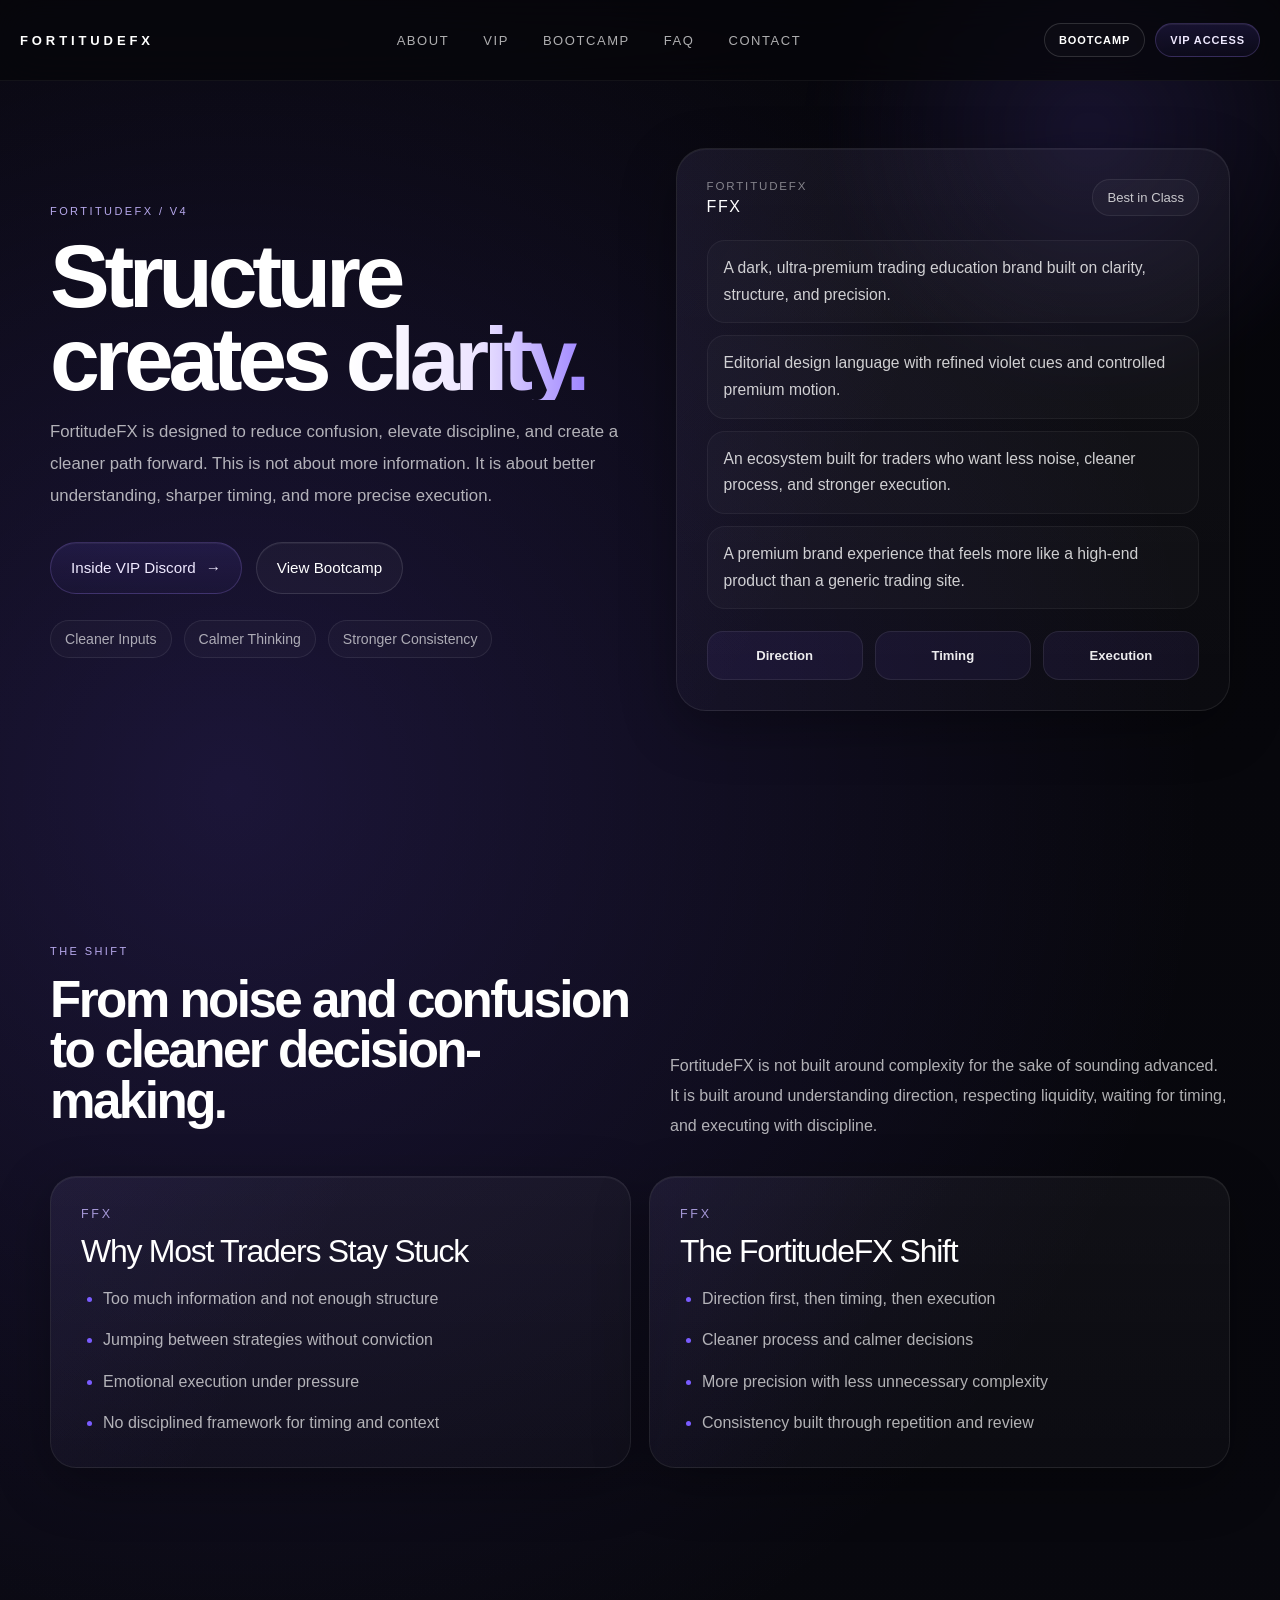
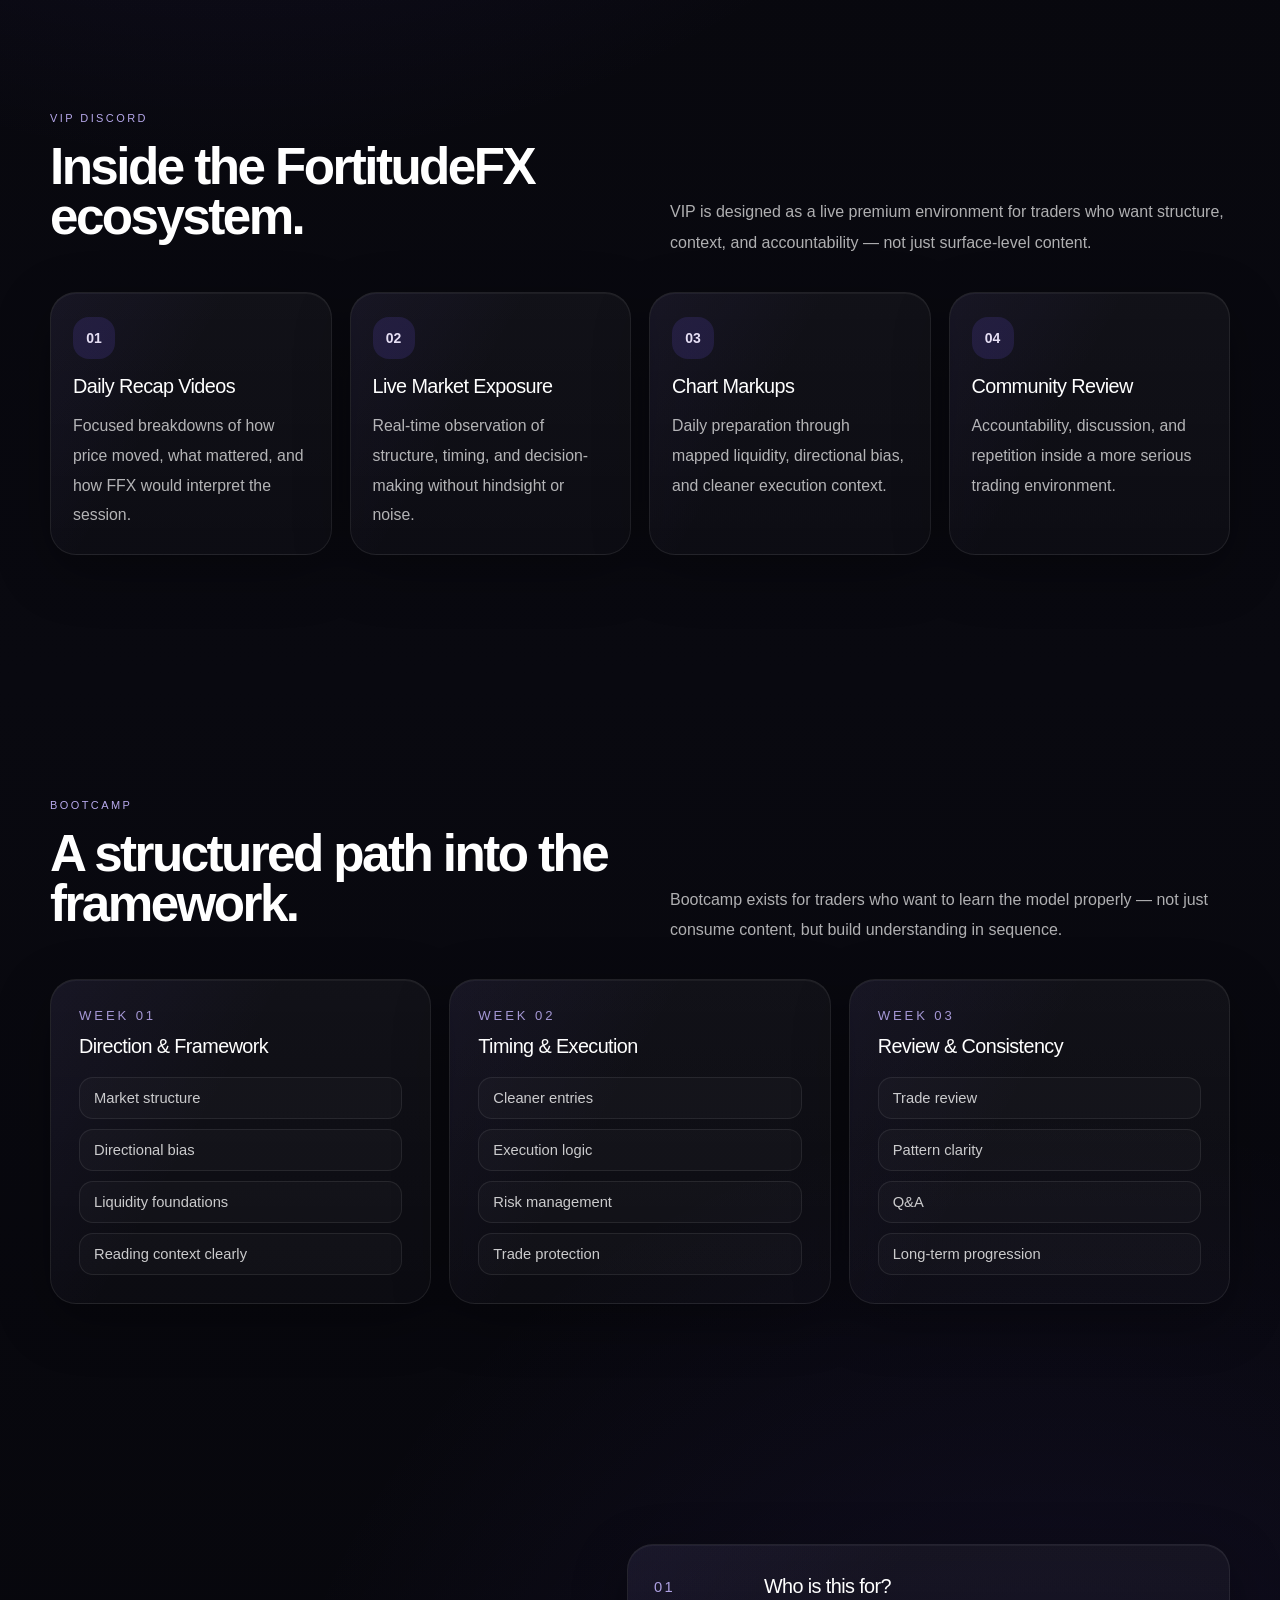
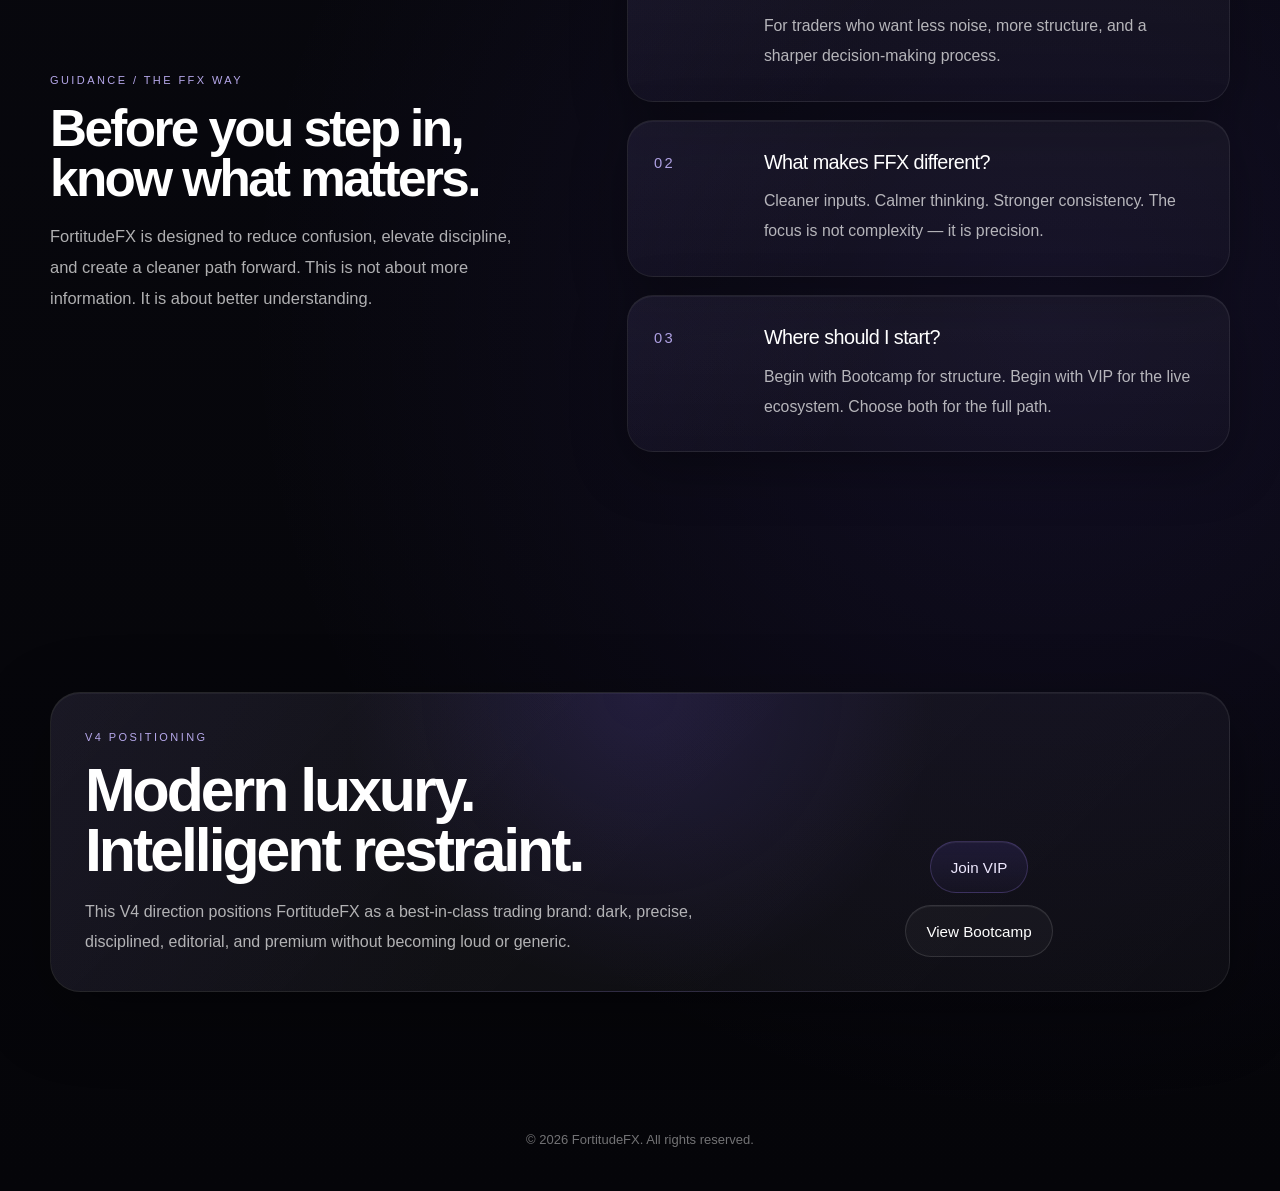
<file: Index.html>
<!DOCTYPE html>
<html lang="en">
<head>
  <meta charset="UTF-8" />
  <meta name="viewport" content="width=device-width, initial-scale=1.0" />
  <title>FortitudeFX | V4 Full Index Preview</title>
  <meta name="theme-color" content="#06060a" />
  <meta
    name="description"
    content="FortitudeFX is a premium trading education brand built around structure, clarity, and disciplined execution."
  />
  <link rel="stylesheet" href="styles.css" />
</head>
<body>

  <nav class="nav">
    <div class="nav-wrap">
      <div class="nav-brand">
        <a href="#top">FORTITUDEFX</a>
      </div>

      <div class="nav-center">
        <a href="#about">About</a>
        <a href="#vip">VIP</a>
        <a href="#bootcamp">Bootcamp</a>
        <a href="#faq">FAQ</a>
        <a href="#cta">Contact</a>
      </div>

      <div class="nav-cta">
        <a class="nav-btn nav-btn-secondary" href="#bootcamp">Bootcamp</a>
        <a class="nav-btn nav-btn-primary" href="#vip">VIP Access</a>
      </div>
    </div>
  </nav>

  <section class="section hero" id="top">
    <div class="hero-glow"></div>

    <div class="section-wrap hero-grid">
      <div>
        <span class="kicker">FORTITUDEFX / V4</span>

        <h1>
          Structure creates
          <span class="gradient">clarity.</span>
        </h1>

        <p class="hero-copy">
          FortitudeFX is designed to reduce confusion, elevate discipline, and create a cleaner path forward. This is not about more information. It is about better understanding, sharper timing, and more precise execution.
        </p>

        <div class="hero-actions">
          <a href="#vip" class="btn btn-primary">
            Inside VIP Discord
            <span aria-hidden="true">→</span>
          </a>

          <a href="#bootcamp" class="btn btn-secondary">
            View Bootcamp
          </a>
        </div>

        <div class="hero-tags">
          <span>Cleaner Inputs</span>
          <span>Calmer Thinking</span>
          <span>Stronger Consistency</span>
        </div>
      </div>

      <div class="hero-panel">
        <div class="panel-top">
          <div class="panel-brand">
            <small>FortitudeFX</small>
            <strong>FFX</strong>
          </div>

          <div class="panel-badge">Best in Class</div>
        </div>

        <div class="benefit-list">
          <div class="benefit-item">
            A dark, ultra-premium trading education brand built on clarity, structure, and precision.
          </div>

          <div class="benefit-item">
            Editorial design language with refined violet cues and controlled premium motion.
          </div>

          <div class="benefit-item">
            An ecosystem built for traders who want less noise, cleaner process, and stronger execution.
          </div>

          <div class="benefit-item">
            A premium brand experience that feels more like a high-end product than a generic trading site.
          </div>
        </div>

        <div class="mini-grid">
          <div class="mini-card">Direction</div>
          <div class="mini-card">Timing</div>
          <div class="mini-card">Execution</div>
        </div>
      </div>
    </div>
  </section>

  <div class="section-divider"></div>

  <section class="section" id="about">
    <div class="section-wrap">
      <div class="section-head">
        <div>
          <span class="kicker">The Shift</span>
          <h2>From noise and confusion to cleaner decision-making.</h2>
        </div>

        <p>
          FortitudeFX is not built around complexity for the sake of sounding advanced. It is built around understanding direction, respecting liquidity, waiting for timing, and executing with discipline.
        </p>
      </div>

      <div class="two-grid">
        <article class="glass-card">
          <div class="tiny">FFX</div>
          <h3>Why Most Traders Stay Stuck</h3>
          <ul>
            <li>Too much information and not enough structure</li>
            <li>Jumping between strategies without conviction</li>
            <li>Emotional execution under pressure</li>
            <li>No disciplined framework for timing and context</li>
          </ul>
        </article>

        <article class="glass-card">
          <div class="tiny">FFX</div>
          <h3>The FortitudeFX Shift</h3>
          <ul>
            <li>Direction first, then timing, then execution</li>
            <li>Cleaner process and calmer decisions</li>
            <li>More precision with less unnecessary complexity</li>
            <li>Consistency built through repetition and review</li>
          </ul>
        </article>
      </div>
    </div>
  </section>

  <div class="section-divider"></div>

  <section class="section" id="vip">
    <div class="section-wrap">
      <div class="section-head">
        <div>
          <span class="kicker">VIP Discord</span>
          <h2>Inside the FortitudeFX ecosystem.</h2>
        </div>

        <p>
          VIP is designed as a live premium environment for traders who want structure, context, and accountability — not just surface-level content.
        </p>
      </div>

      <div class="vip-grid">
        <article class="vip-card">
          <div class="vip-number">01</div>
          <h3>Daily Recap Videos</h3>
          <p>
            Focused breakdowns of how price moved, what mattered, and how FFX would interpret the session.
          </p>
        </article>

        <article class="vip-card">
          <div class="vip-number">02</div>
          <h3>Live Market Exposure</h3>
          <p>
            Real-time observation of structure, timing, and decision-making without hindsight or noise.
          </p>
        </article>

        <article class="vip-card">
          <div class="vip-number">03</div>
          <h3>Chart Markups</h3>
          <p>
            Daily preparation through mapped liquidity, directional bias, and cleaner execution context.
          </p>
        </article>

        <article class="vip-card">
          <div class="vip-number">04</div>
          <h3>Community Review</h3>
          <p>
            Accountability, discussion, and repetition inside a more serious trading environment.
          </p>
        </article>
      </div>
    </div>
  </section>

  <div class="section-divider"></div>

  <section class="section" id="bootcamp">
    <div class="section-wrap">
      <div class="section-head">
        <div>
          <span class="kicker">Bootcamp</span>
          <h2>A structured path into the framework.</h2>
        </div>

        <p>
          Bootcamp exists for traders who want to learn the model properly — not just consume content, but build understanding in sequence.
        </p>
      </div>

      <div class="bootcamp-grid">
        <article class="week-card">
          <div class="week">Week 01</div>
          <h3>Direction &amp; Framework</h3>
          <div class="week-list">
            <div>Market structure</div>
            <div>Directional bias</div>
            <div>Liquidity foundations</div>
            <div>Reading context clearly</div>
          </div>
        </article>

        <article class="week-card">
          <div class="week">Week 02</div>
          <h3>Timing &amp; Execution</h3>
          <div class="week-list">
            <div>Cleaner entries</div>
            <div>Execution logic</div>
            <div>Risk management</div>
            <div>Trade protection</div>
          </div>
        </article>

        <article class="week-card">
          <div class="week">Week 03</div>
          <h3>Review &amp; Consistency</h3>
          <div class="week-list">
            <div>Trade review</div>
            <div>Pattern clarity</div>
            <div>Q&amp;A</div>
            <div>Long-term progression</div>
          </div>
        </article>
      </div>
    </div>
  </section>

  <div class="section-divider"></div>

  <section class="section" id="faq">
    <div class="section-wrap split-section">
      <div class="sticky-left">
        <span class="kicker">GUIDANCE / THE FFX WAY</span>
        <h2>Before you step in, know what matters.</h2>
        <p>
          FortitudeFX is designed to reduce confusion, elevate discipline, and create a cleaner path forward. This is not about more information. It is about better understanding.
        </p>
      </div>

      <div class="faq-cards">
        <article class="faq-card">
          <div class="faq-num">01</div>
          <div>
            <h3>Who is this for?</h3>
            <p>
              For traders who want less noise, more structure, and a sharper decision-making process.
            </p>
          </div>
        </article>

        <article class="faq-card">
          <div class="faq-num">02</div>
          <div>
            <h3>What makes FFX different?</h3>
            <p>
              Cleaner inputs. Calmer thinking. Stronger consistency. The focus is not complexity — it is precision.
            </p>
          </div>
        </article>

        <article class="faq-card">
          <div class="faq-num">03</div>
          <div>
            <h3>Where should I start?</h3>
            <p>
              Begin with Bootcamp for structure. Begin with VIP for the live ecosystem. Choose both for the full path.
            </p>
          </div>
        </article>
      </div>
    </div>
  </section>

  <div class="section-divider"></div>

  <section class="section section-last" id="cta">
    <div class="section-wrap">
      <div class="cta-shell">
        <div class="cta-grid">
          <div>
            <span class="kicker">V4 Positioning</span>
            <h2>Modern luxury. Intelligent restraint.</h2>
            <p>
              This V4 direction positions FortitudeFX as a best-in-class trading brand: dark, precise, disciplined, editorial, and premium without becoming loud or generic.
            </p>
          </div>

          <div class="cta-actions">
            <a class="btn btn-primary" href="#vip">Join VIP</a>
            <a class="btn btn-secondary" href="#bootcamp">View Bootcamp</a>
          </div>
        </div>
      </div>
    </div>
  </section>

  <footer>
    © 2026 FortitudeFX. All rights reserved.
  </footer>

</body>
</html>
</file>
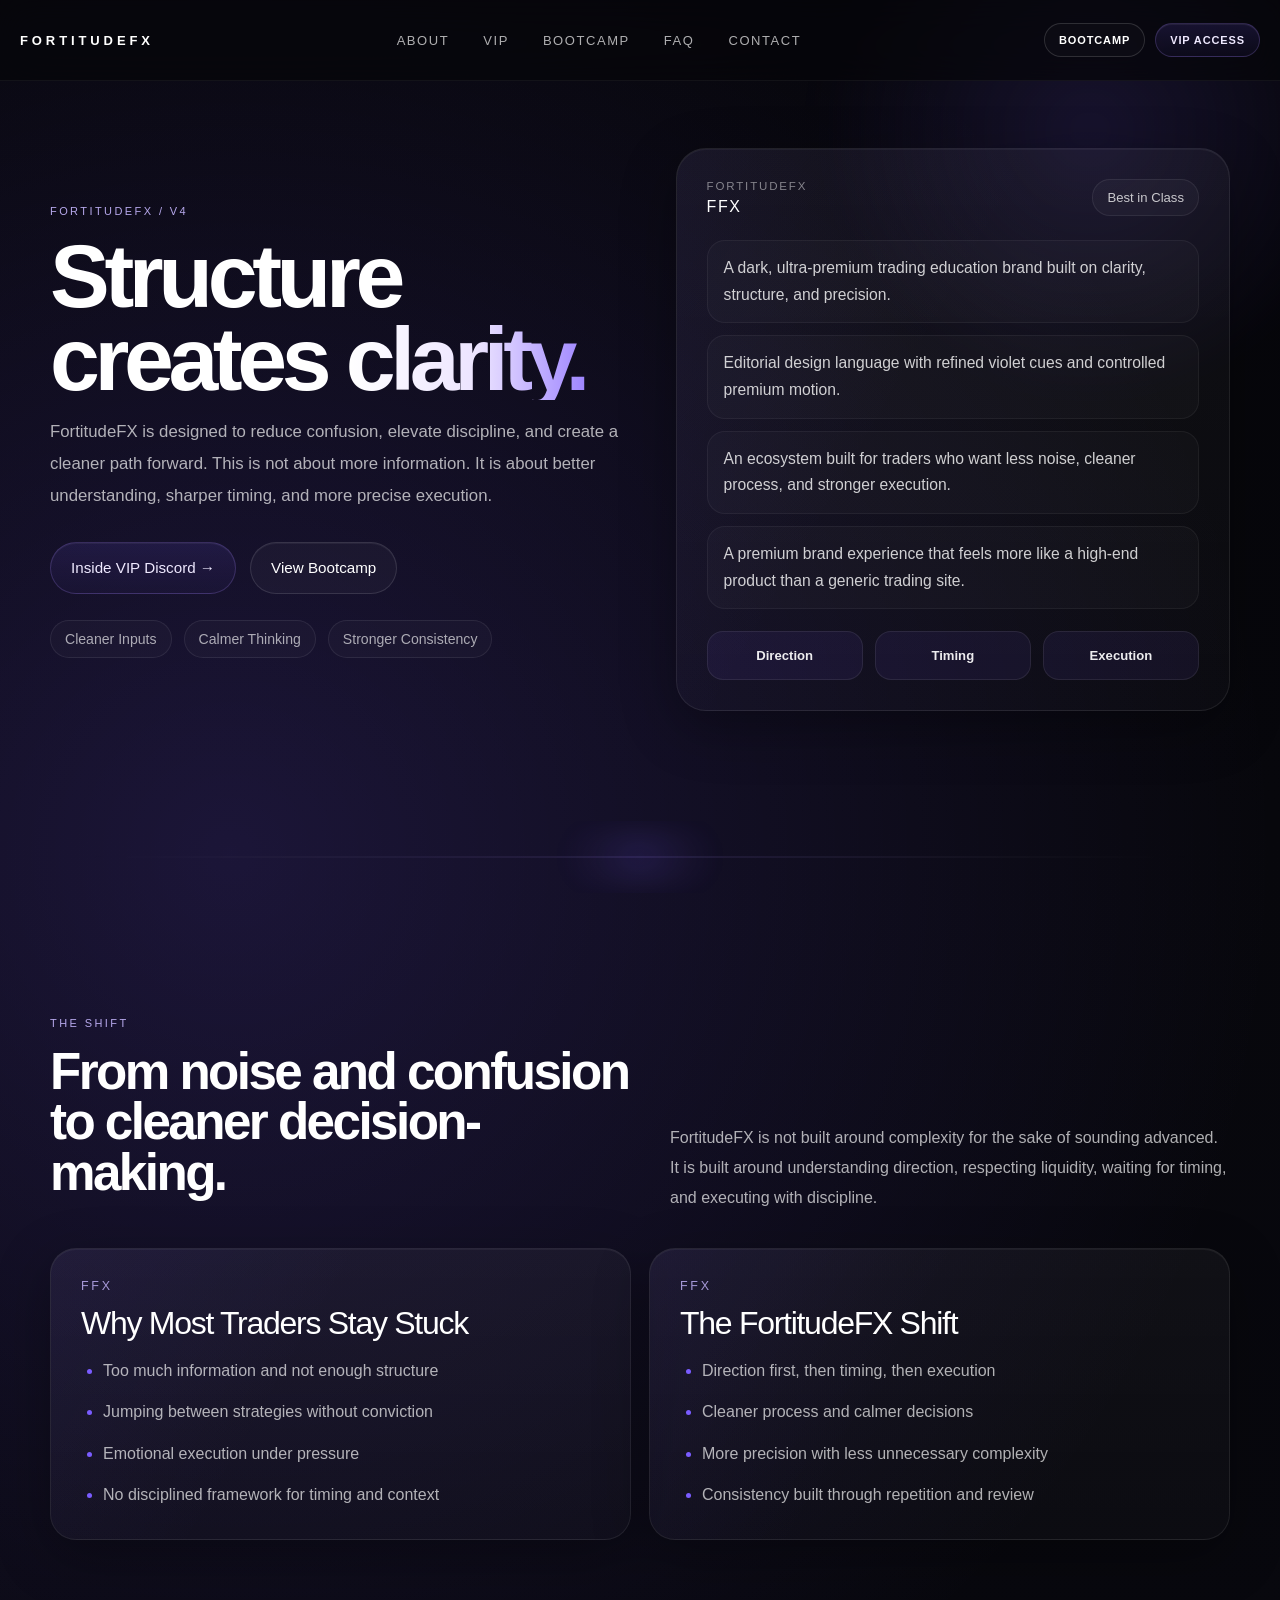
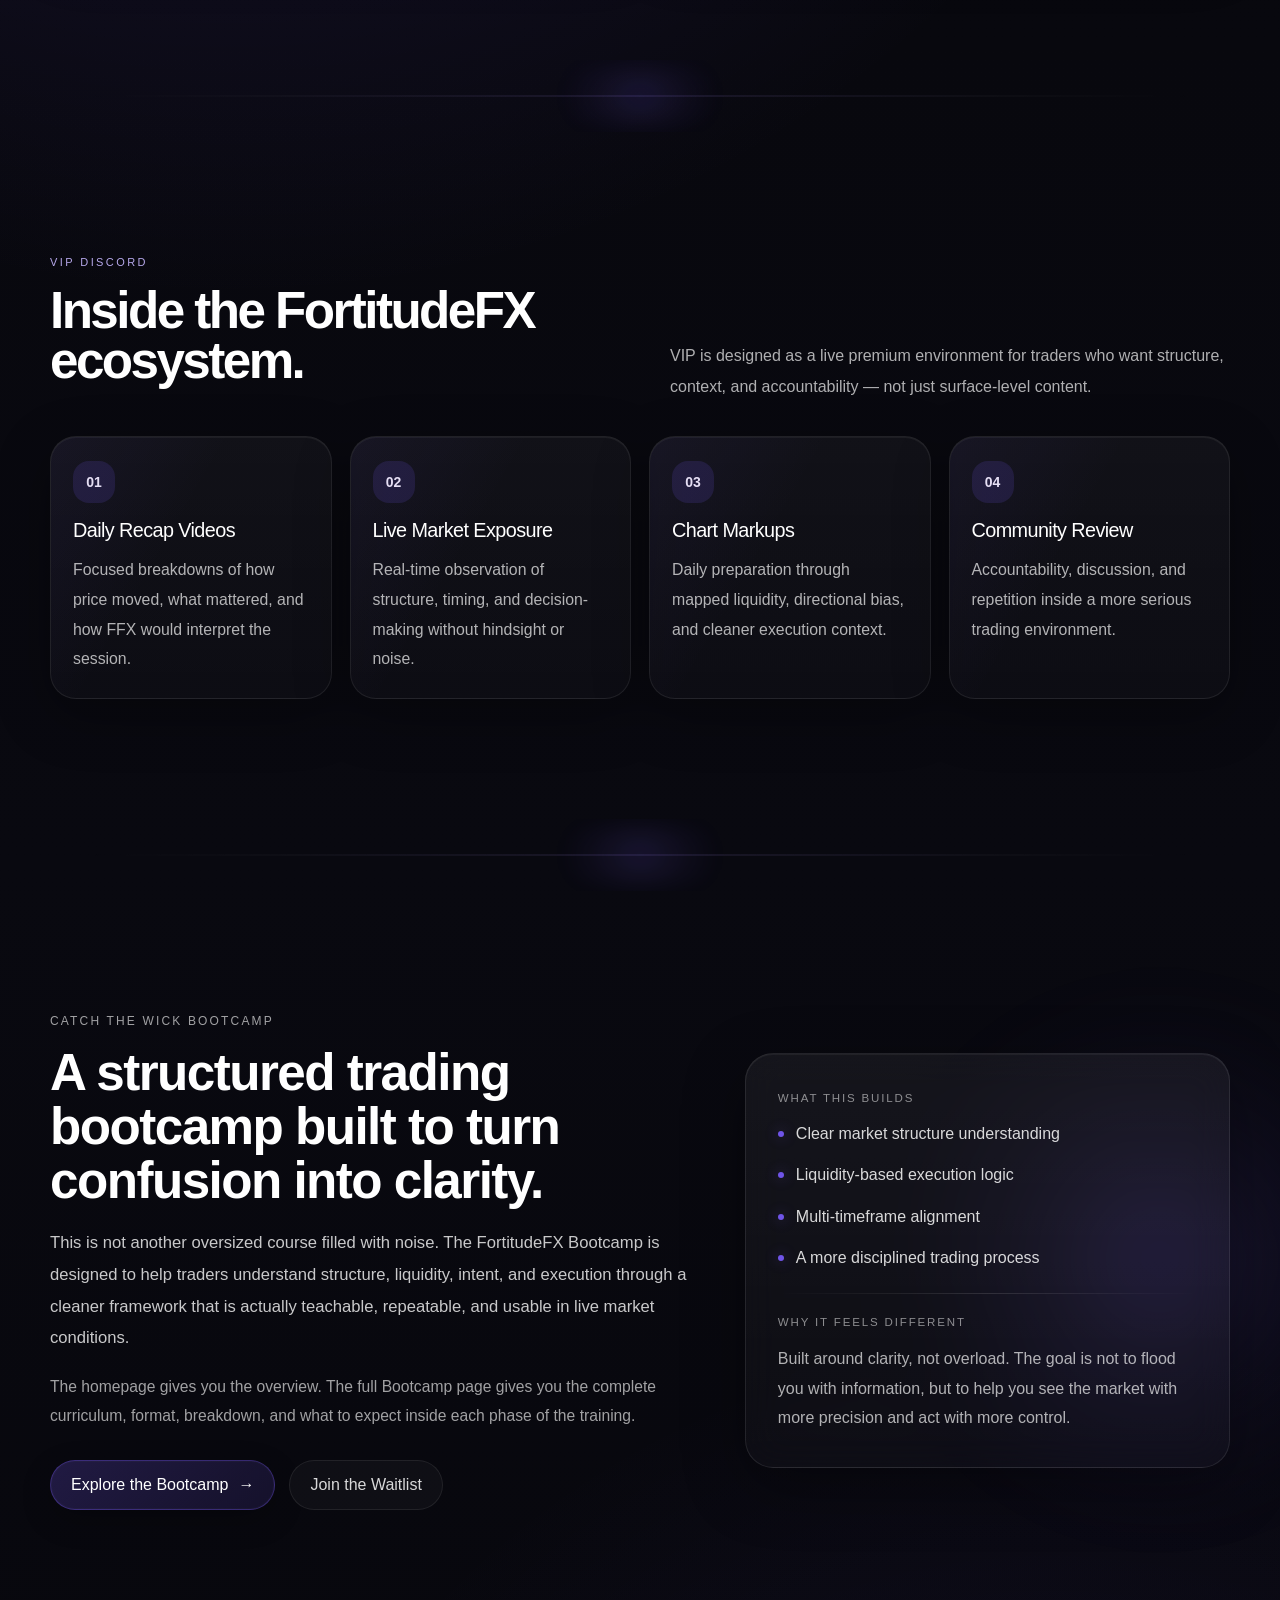
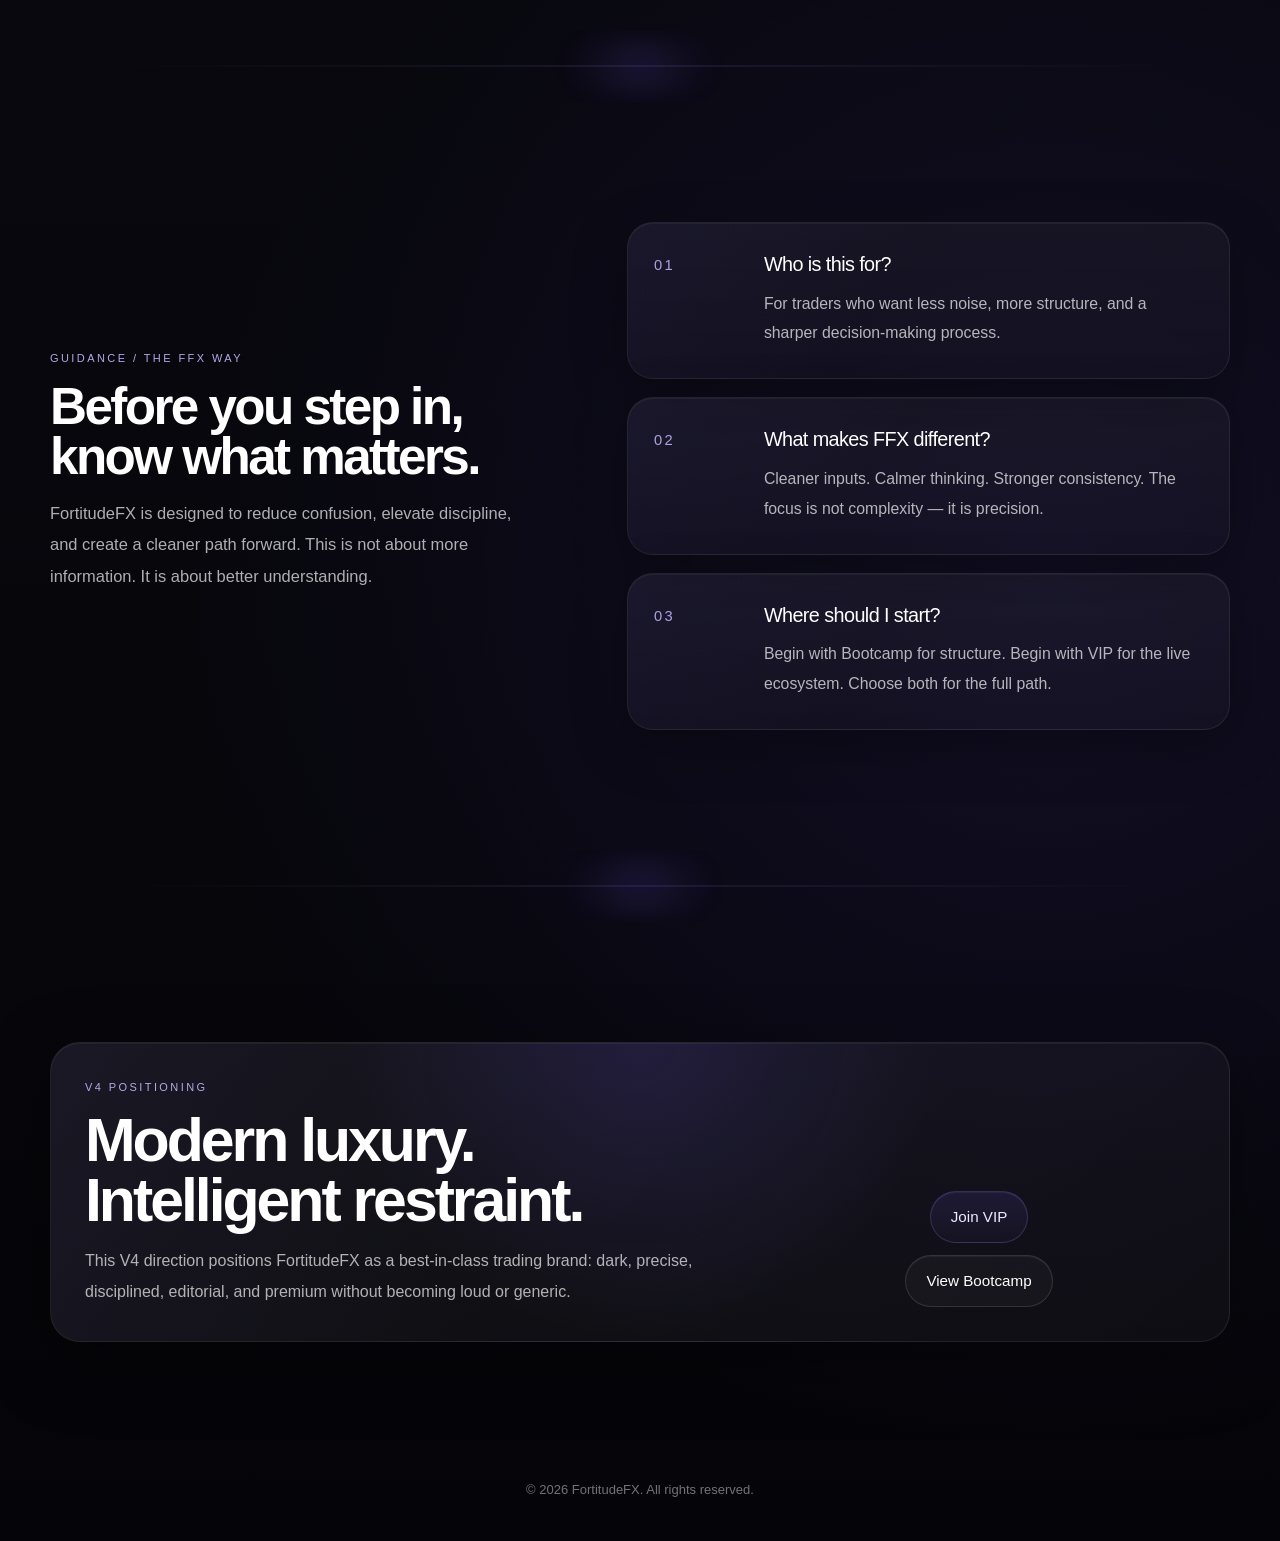
<file: index.html>
<!DOCTYPE html>
<html lang="en">
<head>
  <meta charset="UTF-8" />
  <meta name="viewport" content="width=device-width, initial-scale=1.0" />
  <title>FortitudeFX | V4 Full Index Preview</title>
  <meta name="theme-color" content="#06060a" />
  <link rel="stylesheet" href="styles.css" />
</head>
<body>

  <nav class="nav">
    <div class="nav-wrap">
      <div class="nav-brand">
        <a href="#top">FORTITUDEFX</a>
      </div>

      <div class="nav-center">
        <a href="#about">About</a>
        <a href="#vip">VIP</a>
        <a href="#bootcamp">Bootcamp</a>
        <a href="#faq">FAQ</a>
        <a href="#cta">Contact</a>
      </div>

      <div class="nav-cta">
        <a class="nav-btn nav-btn-secondary" href="#bootcamp">Bootcamp</a>
        <a class="nav-btn nav-btn-primary" href="#vip">VIP Access</a>
      </div>
    </div>
  </nav>

  <!-- HERO -->
  <section class="section hero" id="top">
    <div class="hero-glow"></div>
    <div class="section-wrap hero-grid">
      <div>
        <span class="kicker">FORTITUDEFX / V4</span>
        <h1>Structure creates <span class="gradient">clarity.</span></h1>
        <p class="hero-copy">
          FortitudeFX is designed to reduce confusion, elevate discipline, and create a cleaner path forward. This is not about more information. It is about better understanding, sharper timing, and more precise execution.
        </p>

        <div class="hero-actions">
          <a href="#vip" class="btn btn-primary">Inside VIP Discord →</a>
          <a href="#bootcamp" class="btn btn-secondary">View Bootcamp</a>
        </div>

        <div class="hero-tags">
          <span>Cleaner Inputs</span>
          <span>Calmer Thinking</span>
          <span>Stronger Consistency</span>
        </div>
      </div>

      <div class="hero-panel">
        <div class="panel-top">
          <div class="panel-brand">
            <small>FortitudeFX</small>
            <strong>FFX</strong>
          </div>
          <div class="panel-badge">Best in Class</div>
        </div>

        <div class="benefit-list">
          <div class="benefit-item">A dark, ultra-premium trading education brand built on clarity, structure, and precision.</div>
          <div class="benefit-item">Editorial design language with refined violet cues and controlled premium motion.</div>
          <div class="benefit-item">An ecosystem built for traders who want less noise, cleaner process, and stronger execution.</div>
          <div class="benefit-item">A premium brand experience that feels more like a high-end product than a generic trading site.</div>
        </div>

        <div class="mini-grid">
          <div class="mini-card">Direction</div>
          <div class="mini-card">Timing</div>
          <div class="mini-card">Execution</div>
        </div>
      </div>
    </div>
  </section>

  <div class="section-break"></div>

  <!-- ABOUT -->
  <section class="section" id="about">
    <div class="section-wrap">
      <div class="section-head">
        <div>
          <span class="kicker">The Shift</span>
          <h2>From noise and confusion to cleaner decision-making.</h2>
        </div>
        <p>
          FortitudeFX is not built around complexity for the sake of sounding advanced. It is built around understanding direction, respecting liquidity, waiting for timing, and executing with discipline.
        </p>
      </div>

      <div class="two-grid">
        <article class="glass-card">
          <div class="tiny">FFX</div>
          <h3>Why Most Traders Stay Stuck</h3>
          <ul>
            <li>Too much information and not enough structure</li>
            <li>Jumping between strategies without conviction</li>
            <li>Emotional execution under pressure</li>
            <li>No disciplined framework for timing and context</li>
          </ul>
        </article>

        <article class="glass-card">
          <div class="tiny">FFX</div>
          <h3>The FortitudeFX Shift</h3>
          <ul>
            <li>Direction first, then timing, then execution</li>
            <li>Cleaner process and calmer decisions</li>
            <li>More precision with less unnecessary complexity</li>
            <li>Consistency built through repetition and review</li>
          </ul>
        </article>
      </div>
    </div>
  </section>

  <div class="section-break"></div>

  <!-- VIP -->
  <section class="section soft-strip" id="vip">
    <div class="section-wrap">
      <div class="section-head">
        <div>
          <span class="kicker">VIP Discord</span>
          <h2>Inside the FortitudeFX ecosystem.</h2>
        </div>
        <p>
          VIP is designed as a live premium environment for traders who want structure, context, and accountability — not just surface-level content.
        </p>
      </div>

      <div class="vip-grid">
        <article class="vip-card">
          <div class="vip-number">01</div>
          <h3>Daily Recap Videos</h3>
          <p>Focused breakdowns of how price moved, what mattered, and how FFX would interpret the session.</p>
        </article>

        <article class="vip-card">
          <div class="vip-number">02</div>
          <h3>Live Market Exposure</h3>
          <p>Real-time observation of structure, timing, and decision-making without hindsight or noise.</p>
        </article>

        <article class="vip-card">
          <div class="vip-number">03</div>
          <h3>Chart Markups</h3>
          <p>Daily preparation through mapped liquidity, directional bias, and cleaner execution context.</p>
        </article>

        <article class="vip-card">
          <div class="vip-number">04</div>
          <h3>Community Review</h3>
          <p>Accountability, discussion, and repetition inside a more serious trading environment.</p>
        </article>
      </div>
    </div>
  </section>

  <div class="section-break"></div>

  <!-- BOOTCAMP -->
  <section class="section bootcamp-teaser" id="bootcamp">
    <div class="bootcamp-teaser-glow"></div>

    <div class="section-wrap bootcamp-teaser-wrap">
      <div class="bootcamp-teaser-left">
        <span class="bootcamp-teaser-kicker">CATCH THE WICK BOOTCAMP</span>
        <h2>
          A structured trading bootcamp built to turn confusion into clarity.
        </h2>
        <p class="bootcamp-teaser-lead">
          This is not another oversized course filled with noise. The FortitudeFX
          Bootcamp is designed to help traders understand structure, liquidity,
          intent, and execution through a cleaner framework that is actually
          teachable, repeatable, and usable in live market conditions.
        </p>

        <p class="bootcamp-teaser-copy">
          The homepage gives you the overview. The full Bootcamp page gives you
          the complete curriculum, format, breakdown, and what to expect inside
          each phase of the training.
        </p>

        <div class="bootcamp-teaser-actions">
          <a href="bootcamp.html" class="bootcamp-teaser-primary">
            Explore the Bootcamp
            <span aria-hidden="true">→</span>
          </a>

          <a href="waitlist.html" class="bootcamp-teaser-secondary">
            Join the Waitlist
          </a>
        </div>
      </div>

      <div class="bootcamp-teaser-right">
        <div class="bootcamp-teaser-card">
          <span class="bootcamp-card-label">WHAT THIS BUILDS</span>

          <ul class="bootcamp-card-points">
            <li>Clear market structure understanding</li>
            <li>Liquidity-based execution logic</li>
            <li>Multi-timeframe alignment</li>
            <li>A more disciplined trading process</li>
          </ul>

          <div class="bootcamp-card-divider"></div>

          <span class="bootcamp-card-label">WHY IT FEELS DIFFERENT</span>
          <p class="bootcamp-card-note">
            Built around clarity, not overload. The goal is not to flood you with
            information, but to help you see the market with more precision and
            act with more control.
          </p>
        </div>
      </div>
    </div>
  </section>

  <div class="section-break"></div>

  <!-- FAQ -->
  <section class="section" id="faq">
    <div class="section-wrap split-section">
      <div class="sticky-left">
        <span class="kicker">GUIDANCE / THE FFX WAY</span>
        <h2>Before you step in, know what matters.</h2>
        <p>
          FortitudeFX is designed to reduce confusion, elevate discipline, and create a cleaner path forward. This is not about more information. It is about better understanding.
        </p>
      </div>

      <div class="faq-cards">
        <article class="faq-card">
          <div class="faq-num">01</div>
          <div>
            <h3>Who is this for?</h3>
            <p>For traders who want less noise, more structure, and a sharper decision-making process.</p>
          </div>
        </article>

        <article class="faq-card">
          <div class="faq-num">02</div>
          <div>
            <h3>What makes FFX different?</h3>
            <p>Cleaner inputs. Calmer thinking. Stronger consistency. The focus is not complexity — it is precision.</p>
          </div>
        </article>

        <article class="faq-card">
          <div class="faq-num">03</div>
          <div>
            <h3>Where should I start?</h3>
            <p>Begin with Bootcamp for structure. Begin with VIP for the live ecosystem. Choose both for the full path.</p>
          </div>
        </article>
      </div>
    </div>
  </section>

  <div class="section-break"></div>

  <!-- CTA -->
  <section class="section section-last" id="cta">
    <div class="section-wrap">
      <div class="cta-shell">
        <div class="cta-grid">
          <div>
            <span class="kicker">V4 Positioning</span>
            <h2>Modern luxury. Intelligent restraint.</h2>
            <p>
              This V4 direction positions FortitudeFX as a best-in-class trading brand: dark, precise, disciplined, editorial, and premium without becoming loud or generic.
            </p>
          </div>

          <div class="cta-actions">
            <a class="btn btn-primary" href="#vip">Join VIP</a>
            <a class="btn btn-secondary" href="#bootcamp">View Bootcamp</a>
          </div>
        </div>
      </div>
    </div>
  </section>

  <footer>
    © 2026 FortitudeFX. All rights reserved.
  </footer>

</body>
</html>
</file>
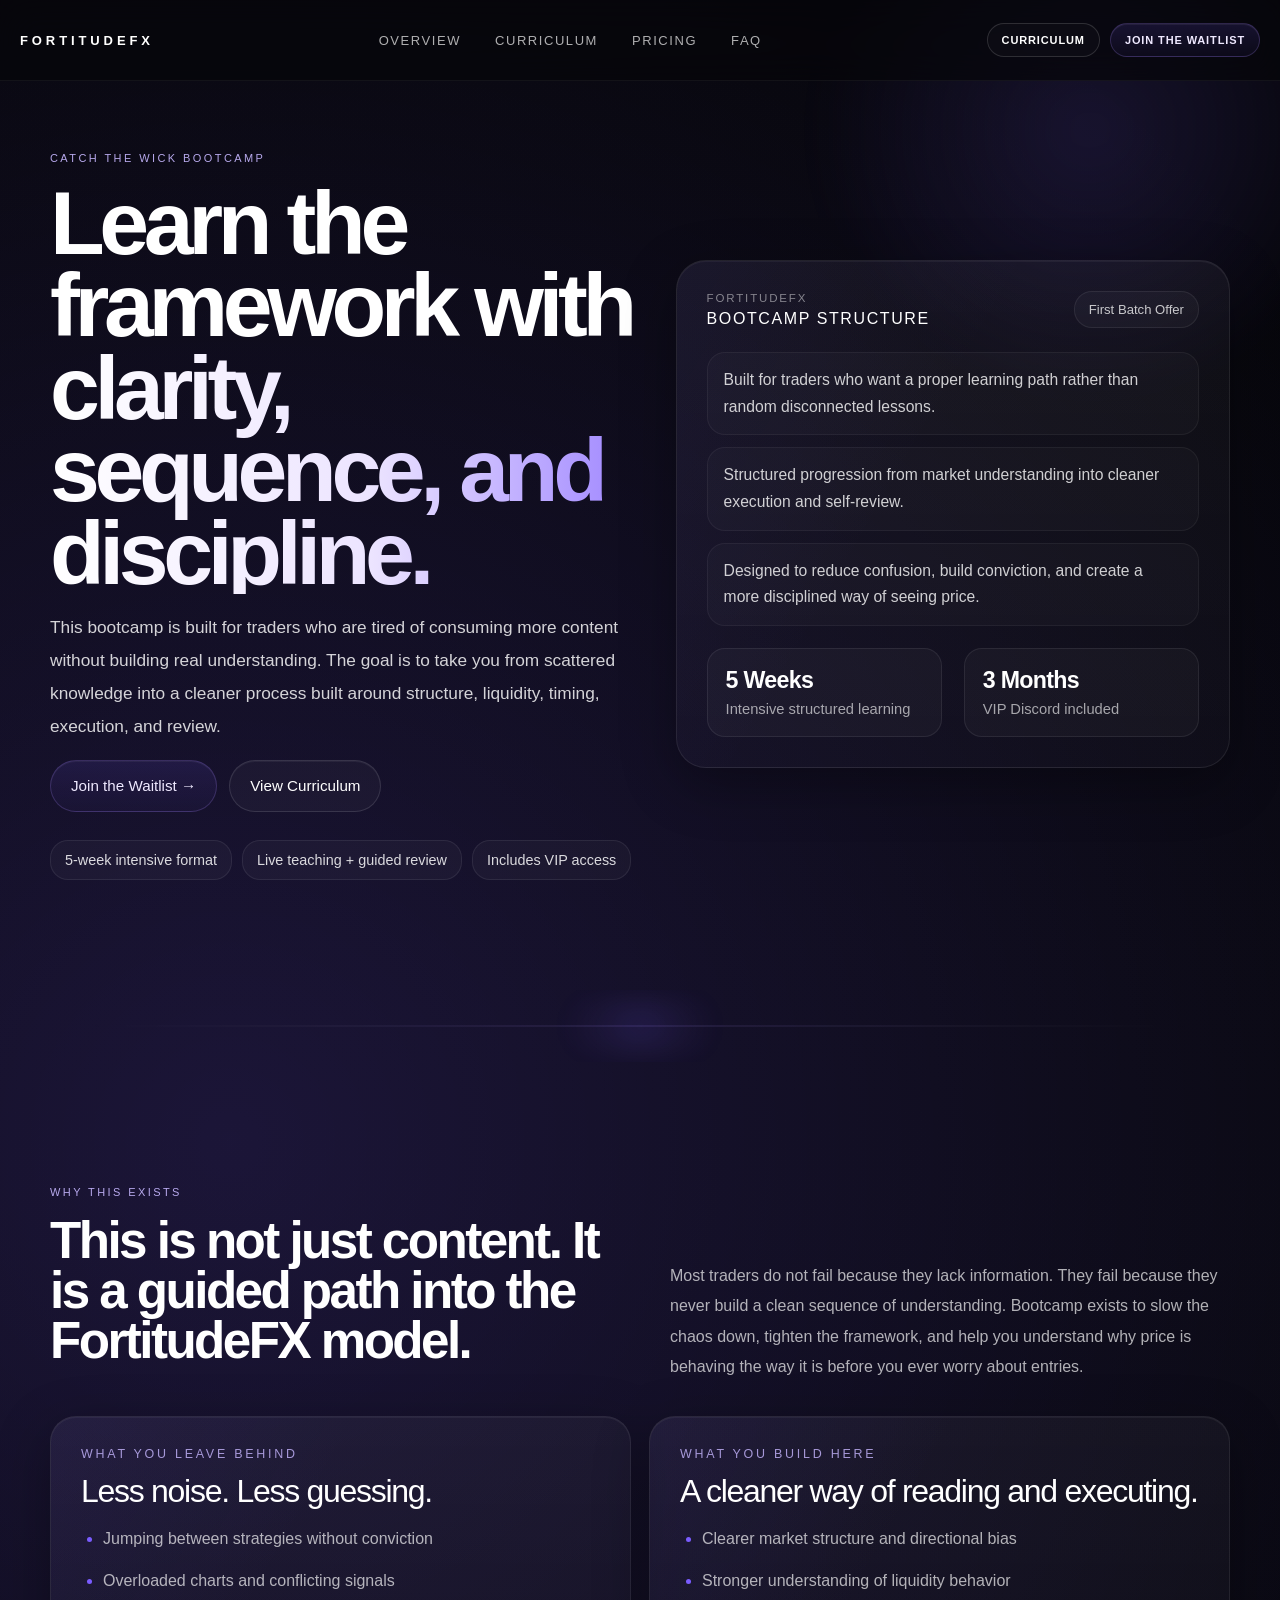
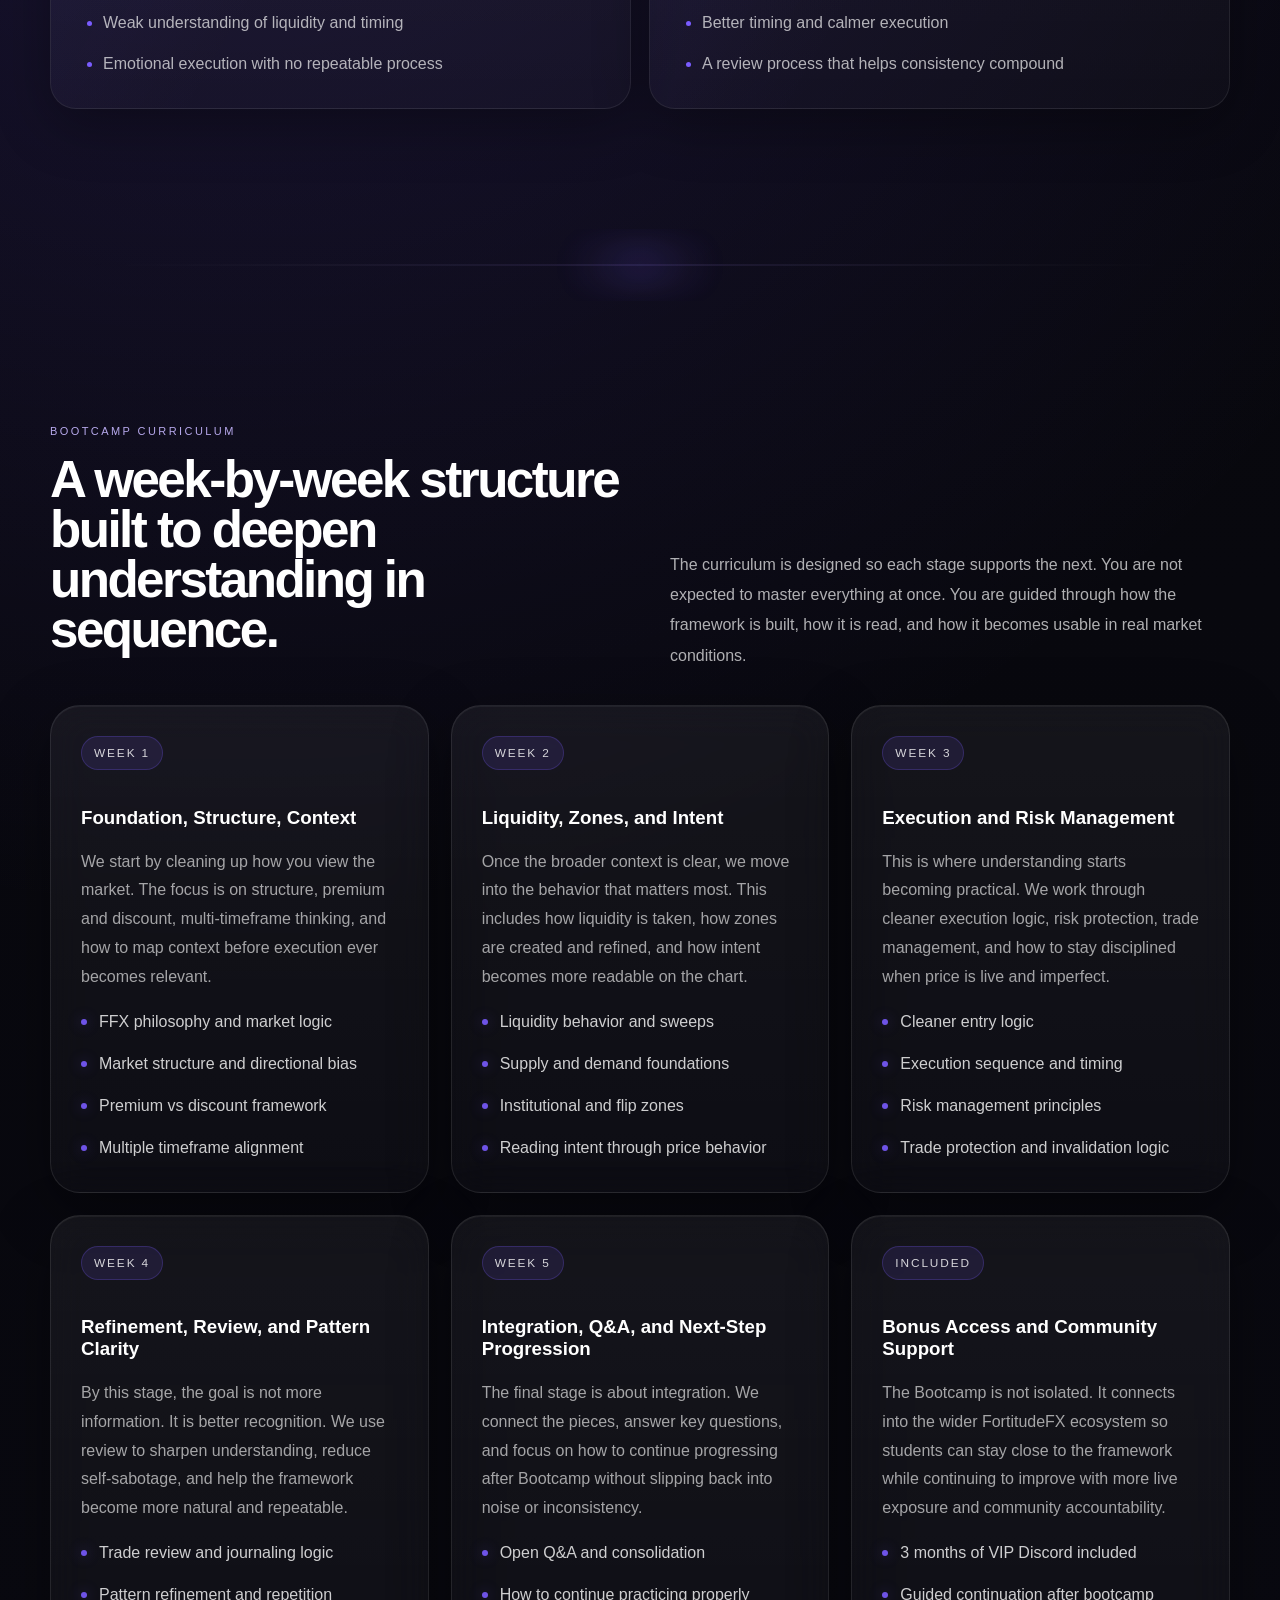
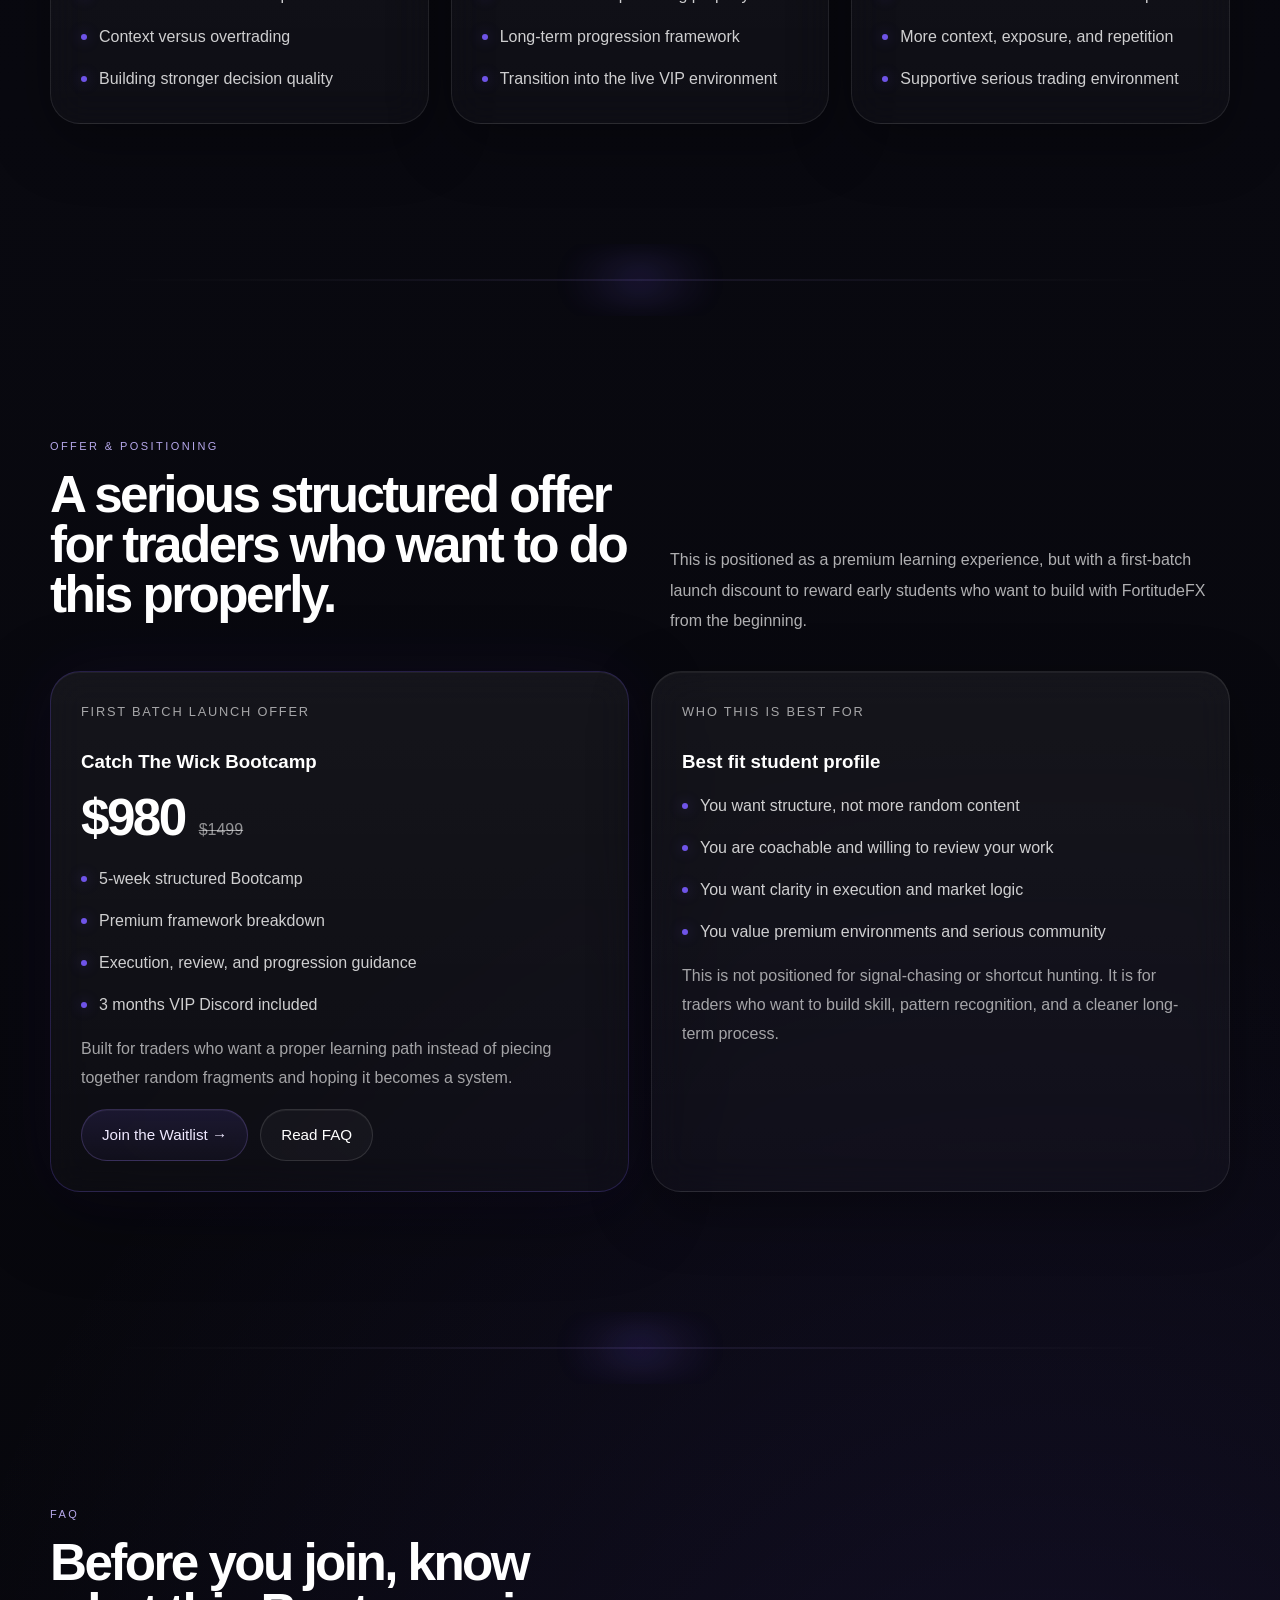
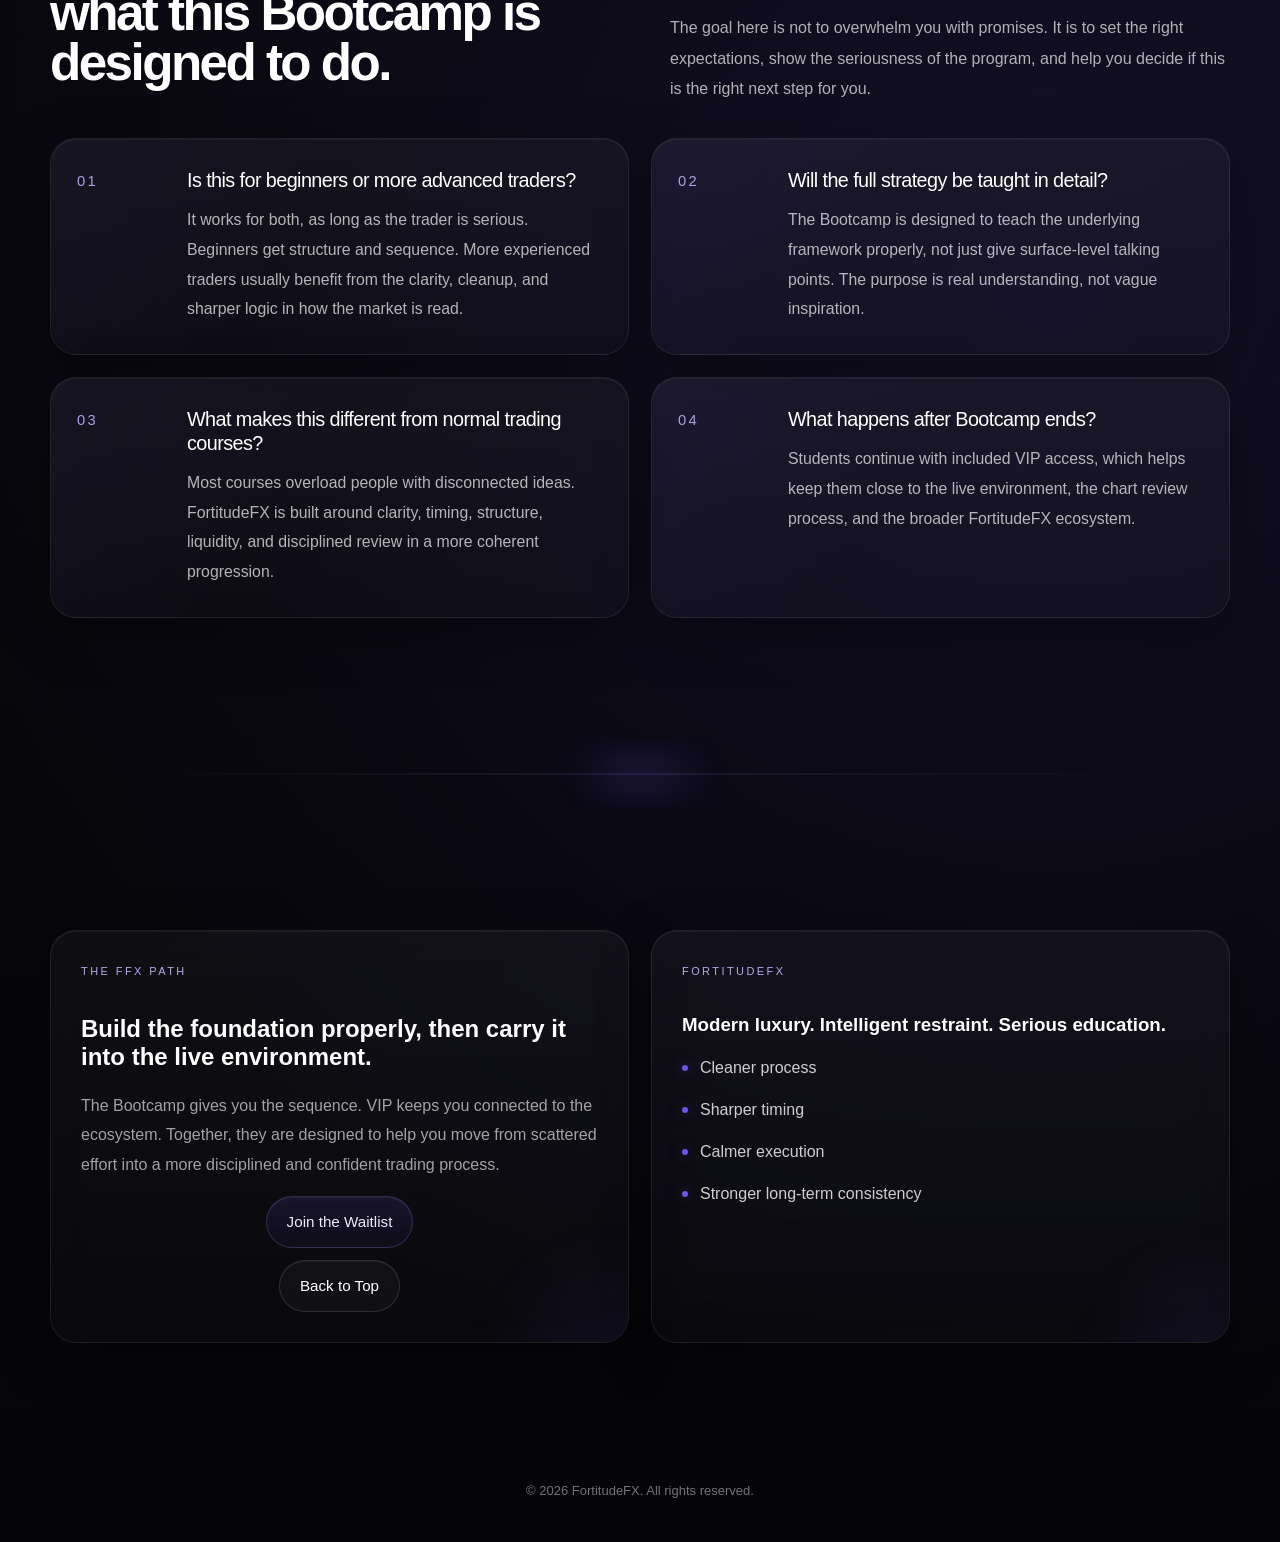
<file: bootcampv1.html>
<!DOCTYPE html>
<html lang="en">
<head>
  <meta charset="UTF-8" />
  <meta name="viewport" content="width=device-width, initial-scale=1.0" />
  <title>FortitudeFX | Catch The Wick Bootcamp</title>
  <meta
    name="description"
    content="A premium FortitudeFX bootcamp designed to build clarity in structure, liquidity, timing, execution, and disciplined review."
  />
  <meta name="theme-color" content="#06060a" />
  <link rel="stylesheet" href="styles.css" />
</head>
<body>

  <nav class="nav">
    <div class="nav-wrap">
      <div class="nav-brand">
        <a href="#top">FORTITUDEFX</a>
      </div>

      <div class="nav-center">
        <a href="#overview">Overview</a>
        <a href="#curriculum">Curriculum</a>
        <a href="#pricing">Pricing</a>
        <a href="#faq">FAQ</a>
      </div>

      <div class="nav-cta">
        <a class="nav-btn nav-btn-secondary" href="#curriculum">Curriculum</a>
        <a class="nav-btn nav-btn-primary" href="#pricing">Join the Waitlist</a>
      </div>
    </div>
  </nav>

  <section class="section hero" id="top">
    <div class="hero-glow"></div>
    <div class="section-wrap hero-grid">
      <div>
        <span class="kicker">CATCH THE WICK BOOTCAMP</span>
        <h1>Learn the framework with <span class="gradient">clarity, sequence, and discipline.</span></h1>
        <p class="lead">
          This bootcamp is built for traders who are tired of consuming more content without building real understanding. The goal is to take you from scattered knowledge into a cleaner process built around structure, liquidity, timing, execution, and review.
        </p>

        <div class="bootcamp-hero-actions">
          <a href="#pricing" class="btn btn-primary">Join the Waitlist →</a>
          <a href="#curriculum" class="btn btn-secondary">View Curriculum</a>
        </div>

        <div class="chip-row">
          <span class="bootcamp-chip">5-week intensive format</span>
          <span class="bootcamp-chip">Live teaching + guided review</span>
          <span class="bootcamp-chip">Includes VIP access</span>
        </div>
      </div>

      <div class="hero-panel">
        <div class="panel-top">
          <div class="panel-brand">
            <small>FortitudeFX</small>
            <strong>Bootcamp Structure</strong>
          </div>
          <div class="panel-badge">First Batch Offer</div>
        </div>

        <div class="benefit-list">
          <div class="benefit-item">Built for traders who want a proper learning path rather than random disconnected lessons.</div>
          <div class="benefit-item">Structured progression from market understanding into cleaner execution and self-review.</div>
          <div class="benefit-item">Designed to reduce confusion, build conviction, and create a more disciplined way of seeing price.</div>
        </div>

        <div class="metric-grid">
          <div class="metric">
            <strong>5 Weeks</strong>
            <span>Intensive structured learning</span>
          </div>
          <div class="metric">
            <strong>3 Months</strong>
            <span>VIP Discord included</span>
          </div>
        </div>
      </div>
    </div>
  </section>

  <div class="section-break"></div>

  <section class="section" id="overview">
    <div class="section-wrap">
      <div class="section-head">
        <div>
          <span class="kicker">WHY THIS EXISTS</span>
          <h2>This is not just content. It is a guided path into the FortitudeFX model.</h2>
        </div>
        <p class="muted">
          Most traders do not fail because they lack information. They fail because they never build a clean sequence of understanding. Bootcamp exists to slow the chaos down, tighten the framework, and help you understand why price is behaving the way it is before you ever worry about entries.
        </p>
      </div>

      <div class="two-grid">
        <article class="glass-card">
          <div class="tiny">WHAT YOU LEAVE BEHIND</div>
          <h3>Less noise. Less guessing.</h3>
          <ul>
            <li>Jumping between strategies without conviction</li>
            <li>Overloaded charts and conflicting signals</li>
            <li>Weak understanding of liquidity and timing</li>
            <li>Emotional execution with no repeatable process</li>
          </ul>
        </article>

        <article class="glass-card">
          <div class="tiny">WHAT YOU BUILD HERE</div>
          <h3>A cleaner way of reading and executing.</h3>
          <ul>
            <li>Clearer market structure and directional bias</li>
            <li>Stronger understanding of liquidity behavior</li>
            <li>Better timing and calmer execution</li>
            <li>A review process that helps consistency compound</li>
          </ul>
        </article>
      </div>
    </div>
  </section>

  <div class="section-break"></div>

  <section class="section" id="curriculum">
    <div class="section-wrap">
      <div class="section-head">
        <div>
          <span class="kicker">BOOTCAMP CURRICULUM</span>
          <h2>A week-by-week structure built to deepen understanding in sequence.</h2>
        </div>
        <p class="muted">
          The curriculum is designed so each stage supports the next. You are not expected to master everything at once. You are guided through how the framework is built, how it is read, and how it becomes usable in real market conditions.
        </p>
      </div>

      <div class="timeline-grid">
        <article class="timeline-card">
          <span class="timeline-week">Week 1</span>
          <h3>Foundation, Structure, Context</h3>
          <p>
            We start by cleaning up how you view the market. The focus is on structure, premium and discount, multi-timeframe thinking, and how to map context before execution ever becomes relevant.
          </p>
          <ul class="timeline-list">
            <li>FFX philosophy and market logic</li>
            <li>Market structure and directional bias</li>
            <li>Premium vs discount framework</li>
            <li>Multiple timeframe alignment</li>
          </ul>
        </article>

        <article class="timeline-card">
          <span class="timeline-week">Week 2</span>
          <h3>Liquidity, Zones, and Intent</h3>
          <p>
            Once the broader context is clear, we move into the behavior that matters most. This includes how liquidity is taken, how zones are created and refined, and how intent becomes more readable on the chart.
          </p>
          <ul class="timeline-list">
            <li>Liquidity behavior and sweeps</li>
            <li>Supply and demand foundations</li>
            <li>Institutional and flip zones</li>
            <li>Reading intent through price behavior</li>
          </ul>
        </article>

        <article class="timeline-card">
          <span class="timeline-week">Week 3</span>
          <h3>Execution and Risk Management</h3>
          <p>
            This is where understanding starts becoming practical. We work through cleaner execution logic, risk protection, trade management, and how to stay disciplined when price is live and imperfect.
          </p>
          <ul class="timeline-list">
            <li>Cleaner entry logic</li>
            <li>Execution sequence and timing</li>
            <li>Risk management principles</li>
            <li>Trade protection and invalidation logic</li>
          </ul>
        </article>

        <article class="timeline-card">
          <span class="timeline-week">Week 4</span>
          <h3>Refinement, Review, and Pattern Clarity</h3>
          <p>
            By this stage, the goal is not more information. It is better recognition. We use review to sharpen understanding, reduce self-sabotage, and help the framework become more natural and repeatable.
          </p>
          <ul class="timeline-list">
            <li>Trade review and journaling logic</li>
            <li>Pattern refinement and repetition</li>
            <li>Context versus overtrading</li>
            <li>Building stronger decision quality</li>
          </ul>
        </article>

        <article class="timeline-card">
          <span class="timeline-week">Week 5</span>
          <h3>Integration, Q&amp;A, and Next-Step Progression</h3>
          <p>
            The final stage is about integration. We connect the pieces, answer key questions, and focus on how to continue progressing after Bootcamp without slipping back into noise or inconsistency.
          </p>
          <ul class="timeline-list">
            <li>Open Q&amp;A and consolidation</li>
            <li>How to continue practicing properly</li>
            <li>Long-term progression framework</li>
            <li>Transition into the live VIP environment</li>
          </ul>
        </article>

        <article class="timeline-card">
          <span class="timeline-week">Included</span>
          <h3>Bonus Access and Community Support</h3>
          <p>
            The Bootcamp is not isolated. It connects into the wider FortitudeFX ecosystem so students can stay close to the framework while continuing to improve with more live exposure and community accountability.
          </p>
          <ul class="timeline-list">
            <li>3 months of VIP Discord included</li>
            <li>Guided continuation after bootcamp</li>
            <li>More context, exposure, and repetition</li>
            <li>Supportive serious trading environment</li>
          </ul>
        </article>
      </div>
    </div>
  </section>

  <div class="section-break"></div>

  <section class="section" id="pricing">
    <div class="section-wrap">
      <div class="section-head">
        <div>
          <span class="kicker">OFFER &amp; POSITIONING</span>
          <h2>A serious structured offer for traders who want to do this properly.</h2>
        </div>
        <p class="muted">
          This is positioned as a premium learning experience, but with a first-batch launch discount to reward early students who want to build with FortitudeFX from the beginning.
        </p>
      </div>

      <div class="pricing-grid">
        <article class="pricing-card featured">
          <span class="pricing-highlight">First Batch Launch Offer</span>
          <h3>Catch The Wick Bootcamp</h3>
          <div class="price-row">
            <strong>$980</strong>
            <span>$1499</span>
          </div>
          <ul class="pricing-list">
            <li>5-week structured Bootcamp</li>
            <li>Premium framework breakdown</li>
            <li>Execution, review, and progression guidance</li>
            <li>3 months VIP Discord included</li>
          </ul>
          <p class="pricing-note">
            Built for traders who want a proper learning path instead of piecing together random fragments and hoping it becomes a system.
          </p>
          <div class="pricing-actions">
            <a href="waitlist.html" class="btn btn-primary">Join the Waitlist →</a>
            <a href="#faq" class="btn btn-secondary">Read FAQ</a>
          </div>
        </article>

        <article class="pricing-card">
          <span class="pricing-highlight">Who This Is Best For</span>
          <h3>Best fit student profile</h3>
          <ul class="pricing-list">
            <li>You want structure, not more random content</li>
            <li>You are coachable and willing to review your work</li>
            <li>You want clarity in execution and market logic</li>
            <li>You value premium environments and serious community</li>
          </ul>
          <p class="pricing-note">
            This is not positioned for signal-chasing or shortcut hunting. It is for traders who want to build skill, pattern recognition, and a cleaner long-term process.
          </p>
        </article>
      </div>
    </div>
  </section>

  <div class="section-break"></div>

  <section class="section" id="faq">
    <div class="section-wrap">
      <div class="section-head">
        <div>
          <span class="kicker">FAQ</span>
          <h2>Before you join, know what this Bootcamp is designed to do.</h2>
        </div>
        <p class="muted">
          The goal here is not to overwhelm you with promises. It is to set the right expectations, show the seriousness of the program, and help you decide if this is the right next step for you.
        </p>
      </div>

      <div class="faq-grid">
        <article class="faq-card">
          <div class="faq-num">01</div>
          <div>
            <h3>Is this for beginners or more advanced traders?</h3>
            <p>
              It works for both, as long as the trader is serious. Beginners get structure and sequence. More experienced traders usually benefit from the clarity, cleanup, and sharper logic in how the market is read.
            </p>
          </div>
        </article>

        <article class="faq-card">
          <div class="faq-num">02</div>
          <div>
            <h3>Will the full strategy be taught in detail?</h3>
            <p>
              The Bootcamp is designed to teach the underlying framework properly, not just give surface-level talking points. The purpose is real understanding, not vague inspiration.
            </p>
          </div>
        </article>

        <article class="faq-card">
          <div class="faq-num">03</div>
          <div>
            <h3>What makes this different from normal trading courses?</h3>
            <p>
              Most courses overload people with disconnected ideas. FortitudeFX is built around clarity, timing, structure, liquidity, and disciplined review in a more coherent progression.
            </p>
          </div>
        </article>

        <article class="faq-card">
          <div class="faq-num">04</div>
          <div>
            <h3>What happens after Bootcamp ends?</h3>
            <p>
              Students continue with included VIP access, which helps keep them close to the live environment, the chart review process, and the broader FortitudeFX ecosystem.
            </p>
          </div>
        </article>
      </div>
    </div>
  </section>

  <div class="section-break"></div>

  <section class="section" id="final-cta">
    <div class="section-wrap">
      <div class="final-grid">
        <article class="final-card">
          <span class="kicker">THE FFX PATH</span>
          <h2>Build the foundation properly, then carry it into the live environment.</h2>
          <p class="muted">
            The Bootcamp gives you the sequence. VIP keeps you connected to the ecosystem. Together, they are designed to help you move from scattered effort into a more disciplined and confident trading process.
          </p>
          <div class="cta-actions">
            <a href="waitlist.html" class="btn btn-primary">Join the Waitlist</a>
            <a href="#top" class="btn btn-secondary">Back to Top</a>
          </div>
        </article>

        <article class="final-card">
          <span class="kicker">FORTITUDEFX</span>
          <h3>Modern luxury. Intelligent restraint. Serious education.</h3>
          <ul class="faq-list">
            <li>Cleaner process</li>
            <li>Sharper timing</li>
            <li>Calmer execution</li>
            <li>Stronger long-term consistency</li>
          </ul>
        </article>
      </div>
    </div>
  </section>

  <footer>
    © 2026 FortitudeFX. All rights reserved.
  </footer>

</body>
</html>
</file>
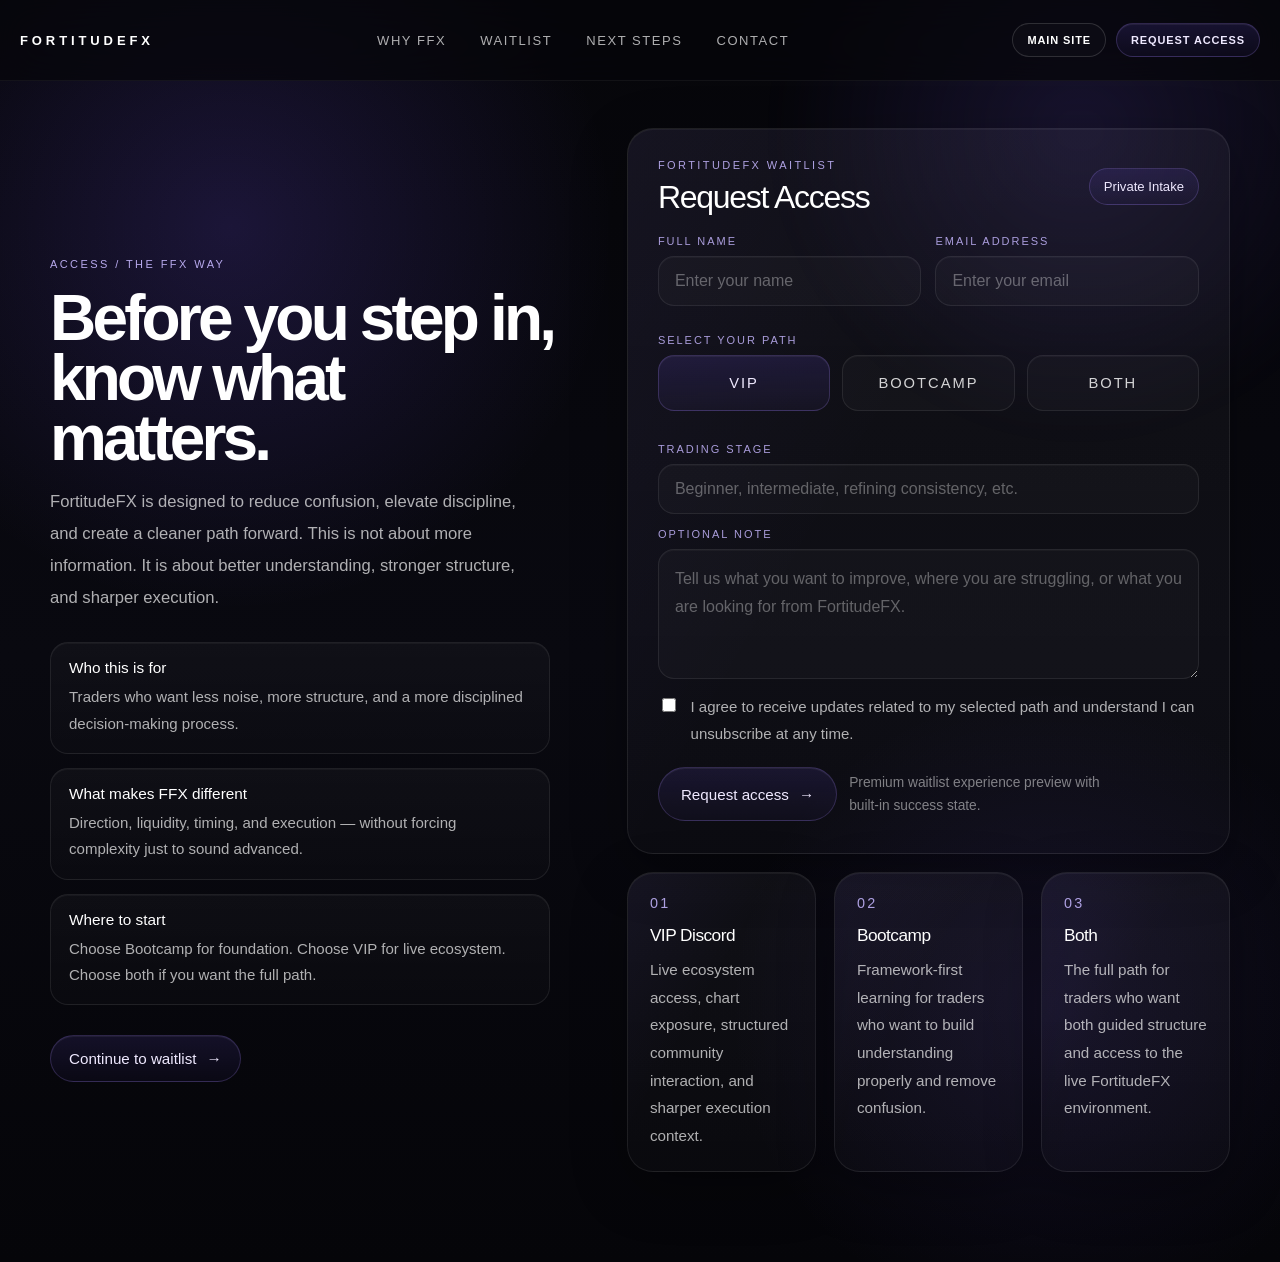
<file: contact.html>
<!DOCTYPE html>
<html lang="en">
<head>
  <meta charset="UTF-8" />
  <meta name="viewport" content="width=device-width, initial-scale=1.0" />
  <title>FortitudeFX | Waitlist V4</title>
  <meta name="theme-color" content="#06060a" />
  <style>
    :root {
      --bg-1: #06060a;
      --bg-2: #090910;
      --bg-3: #050509;
      --panel: rgba(255,255,255,0.04);
      --panel-2: rgba(255,255,255,0.018);
      --border: rgba(255,255,255,0.08);
      --text: #ffffff;
      --muted: rgba(255,255,255,0.68);
      --accent: #7a5cff;
      --accent-line: rgba(167, 139, 250, 0.22);
      --accent-line-strong: rgba(167, 139, 250, 0.38);
      --accent-text: rgba(196, 181, 253, 0.92);
      --shadow: 0 16px 55px rgba(0,0,0,0.32);
      --shadow-lg: 0 20px 70px rgba(0,0,0,0.38);
      --radius-xl: 32px;
      --radius-lg: 26px;
      --max: 1180px;
    }

    * { box-sizing: border-box; }
    html { scroll-behavior: smooth; }

    body {
      margin: 0;
      font-family: Arial, Helvetica, sans-serif;
      color: var(--text);
      background:
        radial-gradient(circle at 18% 18%, rgba(120, 86, 255, 0.18), transparent 26%),
        radial-gradient(circle at 82% 80%, rgba(120, 86, 255, 0.1), transparent 22%),
        linear-gradient(180deg, #06060a 0%, #090910 52%, #050509 100%);
      overflow-x: hidden;
    }

    body::before {
      content: "";
      position: fixed;
      inset: 0;
      background:
        linear-gradient(to right, rgba(255,255,255,0.03) 1px, transparent 1px),
        linear-gradient(to bottom, rgba(255,255,255,0.02) 1px, transparent 1px);
      background-size: 110px 110px;
      mask-image: radial-gradient(circle at center, rgba(0,0,0,0.75), transparent 82%);
      opacity: 0.16;
      pointer-events: none;
    }

    a { color: inherit; text-decoration: none; }

    .nav {
      position: fixed;
      top: 0;
      width: 100%;
      z-index: 1000;
      background: rgba(6, 6, 10, 0.72);
      backdrop-filter: blur(18px);
      border-bottom: 1px solid rgba(255,255,255,0.05);
    }

    .nav-wrap {
      max-width: 1240px;
      margin: 0 auto;
      width: calc(100% - 40px);
      display: grid;
      grid-template-columns: auto 1fr auto;
      align-items: center;
      height: 80px;
      gap: 18px;
    }

    .nav-brand a {
      font-size: 13px;
      letter-spacing: 0.3em;
      text-transform: uppercase;
      font-weight: 700;
    }

    .nav-center {
      display: flex;
      justify-content: center;
      gap: 34px;
    }

    .nav-center a {
      font-size: 13px;
      letter-spacing: 0.12em;
      text-transform: uppercase;
      color: rgba(255,255,255,0.68);
      position: relative;
    }

    .nav-center a::after {
      content: "";
      position: absolute;
      bottom: -6px;
      left: 0;
      width: 100%;
      height: 1px;
      background: rgba(255,255,255,0.9);
      transform: scaleX(0);
      transition: 0.24s;
    }

    .nav-center a:hover::after { transform: scaleX(1); }
    .nav-center a:hover { color: white; }

    .nav-cta {
      display: flex;
      gap: 10px;
    }

    .nav-btn {
      display: inline-flex;
      align-items: center;
      justify-content: center;
      padding: 10px 14px;
      border-radius: 999px;
      font-size: 11px;
      letter-spacing: 0.08em;
      text-transform: uppercase;
      font-weight: 700;
    }

    .nav-btn-primary {
      border: 1px solid var(--accent-line);
      background: linear-gradient(180deg, rgba(122, 92, 255, 0.14), rgba(122, 92, 255, 0.05));
      color: #efe9ff;
      box-shadow: inset 0 1px 0 rgba(255,255,255,0.06);
    }

    .nav-btn-secondary {
      border: 1px solid rgba(255,255,255,0.14);
      background: rgba(255,255,255,0.02);
      color: white;
    }

    .page {
      position: relative;
      padding: 128px 24px 90px;
      overflow: hidden;
    }

    .page-glow {
      position: absolute;
      width: 680px;
      height: 680px;
      border-radius: 50%;
      background: radial-gradient(circle, rgba(122, 92, 255, 0.15), transparent 64%);
      top: -210px;
      right: -140px;
      filter: blur(16px);
      pointer-events: none;
    }

    .page-wrap {
      position: relative;
      z-index: 1;
      max-width: 1180px;
      margin: 0 auto;
      display: grid;
      grid-template-columns: 0.95fr 1.1fr;
      gap: 56px;
      align-items: start;
    }

    .page-left {
      position: sticky;
      top: 120px;
      padding-top: 6px;
    }

    .kicker {
      display: inline-block;
      margin-bottom: 18px;
      font-size: 11px;
      letter-spacing: 0.22em;
      text-transform: uppercase;
      color: var(--accent-text);
    }

    .page-left h1 {
      margin: 0 0 18px;
      font-size: clamp(2.5rem, 5vw, 5rem);
      line-height: 0.94;
      letter-spacing: -0.06em;
      font-weight: 600;
      color: #ffffff;
      max-width: 560px;
    }

    .page-left p {
      margin: 0;
      max-width: 490px;
      font-size: 1.04rem;
      line-height: 1.92;
      color: var(--muted);
    }

    .left-meta {
      display: grid;
      gap: 14px;
      margin-top: 28px;
      max-width: 500px;
    }

    .left-meta-item {
      border: 1px solid rgba(255,255,255,0.08);
      background: linear-gradient(180deg, rgba(255,255,255,0.03), rgba(255,255,255,0.015));
      border-radius: 18px;
      padding: 16px 18px;
      box-shadow: inset 0 1px 0 rgba(255,255,255,0.04);
    }

    .left-meta-item strong {
      display: block;
      margin-bottom: 7px;
      font-size: 0.96rem;
      color: white;
      font-weight: 500;
    }

    .left-meta-item span {
      display: block;
      color: var(--muted);
      line-height: 1.75;
      font-size: 0.94rem;
    }

    .left-cta {
      display: inline-flex;
      align-items: center;
      gap: 10px;
      margin-top: 30px;
      padding: 14px 18px;
      border-radius: 999px;
      border: 1px solid var(--accent-line);
      background: linear-gradient(180deg, rgba(122, 92, 255, 0.12), rgba(122, 92, 255, 0.04));
      color: #efe9ff;
      font-size: 0.95rem;
      transition: transform 0.28s ease, box-shadow 0.28s ease, border-color 0.28s ease;
      box-shadow: inset 0 1px 0 rgba(255,255,255,0.06);
    }

    .left-cta:hover {
      transform: translateY(-2px);
      border-color: var(--accent-line-strong);
      box-shadow:
        0 12px 36px rgba(76, 41, 168, 0.24),
        inset 0 1px 0 rgba(255,255,255,0.08);
    }

    .page-right {
      display: grid;
      gap: 18px;
    }

    .form-shell,
    .thankyou-shell,
    .info-card {
      position: relative;
      border-radius: 26px;
      border: 1px solid rgba(255,255,255,0.08);
      background: linear-gradient(180deg, rgba(255,255,255,0.04), rgba(255,255,255,0.018));
      box-shadow:
        0 16px 55px rgba(0,0,0,0.32),
        inset 0 1px 0 rgba(255,255,255,0.05);
      overflow: hidden;
    }

    .form-shell::after,
    .thankyou-shell::after,
    .info-card::after {
      content: "";
      position: absolute;
      inset: 0;
      background: linear-gradient(120deg, rgba(122, 92, 255, 0.08), transparent 42%, transparent 100%);
      opacity: 0.7;
      pointer-events: none;
    }

    .form-shell {
      padding: 30px 30px 32px;
    }

    .form-head {
      position: relative;
      z-index: 1;
      display: flex;
      align-items: center;
      justify-content: space-between;
      gap: 18px;
      margin-bottom: 22px;
    }

    .form-brand small {
      display: block;
      font-size: 11px;
      letter-spacing: 0.22em;
      text-transform: uppercase;
      color: rgba(196, 181, 253, 0.88);
      margin-bottom: 10px;
    }

    .form-brand strong {
      display: block;
      font-size: 2rem;
      line-height: 1;
      letter-spacing: -0.04em;
      font-weight: 500;
      color: white;
    }

    .form-badge {
      display: inline-flex;
      align-items: center;
      padding: 10px 14px;
      border-radius: 999px;
      border: 1px solid var(--accent-line);
      background: linear-gradient(180deg, rgba(122, 92, 255, 0.12), rgba(122, 92, 255, 0.04));
      color: #efe9ff;
      font-size: 0.82rem;
    }

    .field-grid {
      position: relative;
      z-index: 1;
      display: grid;
      grid-template-columns: 1fr 1fr;
      gap: 14px;
      margin-bottom: 14px;
    }

    .field {
      position: relative;
      z-index: 1;
      display: grid;
      gap: 9px;
      margin-bottom: 14px;
    }

    .field label {
      font-size: 11px;
      letter-spacing: 0.18em;
      text-transform: uppercase;
      color: rgba(196, 181, 253, 0.85);
    }

    .input,
    .textarea,
    .select-btn {
      width: 100%;
      border: 1px solid rgba(255,255,255,0.08);
      background: rgba(255,255,255,0.022);
      border-radius: 16px;
      color: white;
      font: inherit;
      outline: none;
      transition: transform 0.24s ease, border-color 0.24s ease, box-shadow 0.24s ease, background 0.24s ease;
      box-shadow: inset 0 1px 0 rgba(255,255,255,0.03);
    }

    .input,
    .textarea {
      padding: 15px 16px;
    }

    .input::placeholder,
    .textarea::placeholder {
      color: rgba(255,255,255,0.34);
    }

    .input:focus,
    .textarea:focus {
      transform: translateY(-1px);
      border-color: var(--accent-line);
      background: rgba(255,255,255,0.03);
      box-shadow: 0 0 0 1px rgba(122,92,255,0.15);
    }

    .textarea {
      min-height: 130px;
      resize: vertical;
      line-height: 1.75;
    }

    .choice-grid {
      position: relative;
      z-index: 1;
      display: grid;
      grid-template-columns: repeat(3, 1fr);
      gap: 12px;
      margin-bottom: 18px;
    }

    .choice {
      position: relative;
    }

    .choice input {
      position: absolute;
      inset: 0;
      opacity: 0;
      cursor: pointer;
    }

    .select-btn {
      display: flex;
      align-items: center;
      justify-content: center;
      min-height: 56px;
      padding: 12px 14px;
      text-align: center;
      font-size: 0.92rem;
      color: rgba(255,255,255,0.82);
    }

    .choice input:checked + .select-btn {
      border-color: var(--accent-line);
      background: linear-gradient(180deg, rgba(122, 92, 255, 0.14), rgba(122, 92, 255, 0.05));
      color: #efe9ff;
      box-shadow: inset 0 1px 0 rgba(255,255,255,0.05);
    }

    .consent {
      position: relative;
      z-index: 1;
      display: flex;
      gap: 12px;
      align-items: flex-start;
      margin-top: 6px;
      margin-bottom: 20px;
      color: var(--muted);
      font-size: 0.94rem;
      line-height: 1.8;
    }

    .consent input {
      width: 18px;
      height: 18px;
      margin-top: 3px;
      accent-color: #7a5cff;
    }

    .submit-row {
      position: relative;
      z-index: 1;
      display: flex;
      flex-wrap: wrap;
      gap: 12px;
      align-items: center;
    }

    .submit-btn {
      display: inline-flex;
      align-items: center;
      justify-content: center;
      gap: 10px;
      min-height: 54px;
      padding: 0 22px;
      border-radius: 999px;
      border: 1px solid var(--accent-line);
      background: linear-gradient(180deg, rgba(122, 92, 255, 0.12), rgba(122, 92, 255, 0.04));
      color: #efe9ff;
      font-size: 0.95rem;
      cursor: pointer;
      transition: transform 0.28s ease, box-shadow 0.28s ease, border-color 0.28s ease;
      box-shadow: inset 0 1px 0 rgba(255,255,255,0.06);
    }

    .submit-btn:hover {
      transform: translateY(-2px);
      border-color: var(--accent-line-strong);
      box-shadow:
        0 12px 36px rgba(76, 41, 168, 0.24),
        inset 0 1px 0 rgba(255,255,255,0.08);
    }

    .sub-note {
      position: relative;
      z-index: 1;
      color: rgba(255,255,255,0.48);
      font-size: 0.86rem;
      line-height: 1.7;
      max-width: 280px;
    }

    .info-grid {
      display: grid;
      grid-template-columns: repeat(3, 1fr);
      gap: 18px;
    }

    .info-card {
      padding: 22px;
    }

    .info-card .num {
      position: relative;
      z-index: 1;
      font-size: 0.9rem;
      color: rgba(196, 181, 253, 0.88);
      letter-spacing: 0.16em;
      margin-bottom: 14px;
    }

    .info-card h3 {
      position: relative;
      z-index: 1;
      margin: 0 0 10px;
      font-size: 1.08rem;
      line-height: 1.2;
      letter-spacing: -0.03em;
      font-weight: 500;
    }

    .info-card p {
      position: relative;
      z-index: 1;
      margin: 0;
      font-size: 0.95rem;
      line-height: 1.82;
      color: var(--muted);
    }

    .thankyou-shell {
      display: none;
      padding: 34px 30px 32px;
    }

    .thankyou-shell.show {
      display: block;
    }

    .thankyou-kicker {
      position: relative;
      z-index: 1;
      display: inline-block;
      margin-bottom: 18px;
      font-size: 11px;
      letter-spacing: 0.22em;
      text-transform: uppercase;
      color: var(--accent-text);
    }

    .thankyou-shell h2 {
      position: relative;
      z-index: 1;
      margin: 0 0 16px;
      font-size: clamp(2rem, 4vw, 3.2rem);
      line-height: 0.96;
      letter-spacing: -0.05em;
      font-weight: 600;
      max-width: 520px;
    }

    .thankyou-shell p {
      position: relative;
      z-index: 1;
      margin: 0;
      max-width: 620px;
      font-size: 1rem;
      line-height: 1.9;
      color: var(--muted);
    }

    .thankyou-grid {
      position: relative;
      z-index: 1;
      display: grid;
      grid-template-columns: repeat(3, 1fr);
      gap: 14px;
      margin-top: 24px;
    }

    .thankyou-item {
      border: 1px solid rgba(255,255,255,0.08);
      background: rgba(255,255,255,0.022);
      border-radius: 18px;
      padding: 16px 18px;
      box-shadow: inset 0 1px 0 rgba(255,255,255,0.03);
    }

    .thankyou-item strong {
      display: block;
      margin-bottom: 8px;
      font-size: 0.94rem;
      font-weight: 500;
      color: white;
    }

    .thankyou-item span {
      display: block;
      color: var(--muted);
      line-height: 1.75;
      font-size: 0.9rem;
    }

    @media (max-width: 1080px) {
      .page-wrap,
      .thankyou-grid,
      .info-grid {
        grid-template-columns: 1fr;
      }

      .page-left {
        position: relative;
        top: auto;
      }
    }

    @media (max-width: 820px) {
      .field-grid,
      .choice-grid {
        grid-template-columns: 1fr;
      }
    }

    @media (max-width: 768px) {
      .page {
        padding: 138px 18px 72px;
      }

      .nav-wrap {
        grid-template-columns: 1fr;
        height: auto;
        padding: 14px 0;
        gap: 14px;
      }

      .nav-center,
      .nav-cta,
      .hero-actions {
        justify-content: flex-start;
        flex-wrap: wrap;
      }

      .nav-center {
        gap: 14px;
      }

      .form-shell,
      .thankyou-shell,
      .info-card {
        padding: 24px 20px;
        border-radius: 22px;
      }
    }
  </style>
</head>
<body>

  <nav class="nav">
    <div class="nav-wrap">
      <div class="nav-brand">
        <a href="#top">FORTITUDEFX</a>
      </div>

      <div class="nav-center">
        <a href="#why">Why FFX</a>
        <a href="#form">Waitlist</a>
        <a href="#next">Next Steps</a>
        <a href="#contact">Contact</a>
      </div>

      <div class="nav-cta">
        <a class="nav-btn nav-btn-secondary" href="#">Main Site</a>
        <a class="nav-btn nav-btn-primary" href="#form">Request Access</a>
      </div>
    </div>
  </nav>

  <section class="page" id="top">
    <div class="page-glow"></div>

    <div class="page-wrap">
      <div class="page-left" id="why">
        <span class="kicker">ACCESS / THE FFX WAY</span>
        <h1>Before you step in, know what matters.</h1>
        <p>
          FortitudeFX is designed to reduce confusion, elevate discipline, and create a cleaner path forward. This is not about more information. It is about better understanding, stronger structure, and sharper execution.
        </p>

        <div class="left-meta">
          <div class="left-meta-item">
            <strong>Who this is for</strong>
            <span>Traders who want less noise, more structure, and a more disciplined decision-making process.</span>
          </div>

          <div class="left-meta-item">
            <strong>What makes FFX different</strong>
            <span>Direction, liquidity, timing, and execution — without forcing complexity just to sound advanced.</span>
          </div>

          <div class="left-meta-item">
            <strong>Where to start</strong>
            <span>Choose Bootcamp for foundation. Choose VIP for live ecosystem. Choose both if you want the full path.</span>
          </div>
        </div>

        <a href="#form" class="left-cta">
          Continue to waitlist
          <span aria-hidden="true">→</span>
        </a>
      </div>

      <div class="page-right">
        <div class="form-shell" id="form">
          <div class="form-head">
            <div class="form-brand">
              <small>FortitudeFX Waitlist</small>
              <strong>Request Access</strong>
            </div>
            <div class="form-badge">Private Intake</div>
          </div>

          <form id="waitlistForm">
            <div class="field-grid">
              <div class="field">
                <label for="name">Full name</label>
                <input class="input" id="name" type="text" placeholder="Enter your name" required />
              </div>

              <div class="field">
                <label for="email">Email address</label>
                <input class="input" id="email" type="email" placeholder="Enter your email" required />
              </div>
            </div>

            <div class="field">
              <label>Select your path</label>
              <div class="choice-grid">
                <label class="choice">
                  <input type="radio" name="path" value="VIP" checked />
                  <span class="select-btn">VIP</span>
                </label>

                <label class="choice">
                  <input type="radio" name="path" value="Bootcamp" />
                  <span class="select-btn">Bootcamp</span>
                </label>

                <label class="choice">
                  <input type="radio" name="path" value="Both" />
                  <span class="select-btn">Both</span>
                </label>
              </div>
            </div>

            <div class="field">
              <label for="experience">Trading stage</label>
              <input class="input" id="experience" type="text" placeholder="Beginner, intermediate, refining consistency, etc." />
            </div>

            <div class="field">
              <label for="message">Optional note</label>
              <textarea class="textarea" id="message" placeholder="Tell us what you want to improve, where you are struggling, or what you are looking for from FortitudeFX."></textarea>
            </div>

            <label class="consent">
              <input type="checkbox" required />
              <span>I agree to receive updates related to my selected path and understand I can unsubscribe at any time.</span>
            </label>

            <div class="submit-row">
              <button type="submit" class="submit-btn">
                Request access
                <span aria-hidden="true">→</span>
              </button>

              <div class="sub-note">
                Premium waitlist experience preview with built-in success state.
              </div>
            </div>
          </form>
        </div>

        <div class="thankyou-shell" id="thankyou">
          <span class="thankyou-kicker">WELCOME TO FORTITUDEFX</span>
          <h2>You’re in. A cleaner trading path starts here.</h2>
          <p>
            Thank you for joining the FortitudeFX waitlist. You have taken the first step into a more structured, disciplined, and intentional environment built around clarity, timing, and execution. We appreciate your trust and will reach out with the next relevant step based on the path you selected.
          </p>

          <div class="thankyou-grid" id="next">
            <div class="thankyou-item">
              <strong>Interest captured</strong>
              <span>Your selected path has been recorded so the follow-up stays precise and relevant.</span>
            </div>

            <div class="thankyou-item">
              <strong>What happens next</strong>
              <span>You will hear from us when the next intake, access window, or offer phase becomes available.</span>
            </div>

            <div class="thankyou-item">
              <strong>The bigger mission</strong>
              <span>This is not just registration. It is the beginning of a stronger framework for your trading journey.</span>
            </div>
          </div>
        </div>

        <div class="info-grid">
          <article class="info-card">
            <div class="num">01</div>
            <h3>VIP Discord</h3>
            <p>Live ecosystem access, chart exposure, structured community interaction, and sharper execution context.</p>
          </article>

          <article class="info-card">
            <div class="num">02</div>
            <h3>Bootcamp</h3>
            <p>Framework-first learning for traders who want to build understanding properly and remove confusion.</p>
          </article>

          <article class="info-card" id="contact">
            <div class="num">03</div>
            <h3>Both</h3>
            <p>The full path for traders who want both guided structure and access to the live FortitudeFX environment.</p>
          </article>
        </div>
      </div>
    </div>
  </section>

  <script>
    const form = document.getElementById('waitlistForm');
    const formShell = document.getElementById('form');
    const thankyouShell = document.getElementById('thankyou');

    form.addEventListener('submit', function (e) {
      e.preventDefault();
      formShell.style.display = 'none';
      thankyouShell.classList.add('show');
      thankyouShell.scrollIntoView({ behavior: 'smooth', block: 'start' });
    });
  </script>
</body>
</html>
</file>
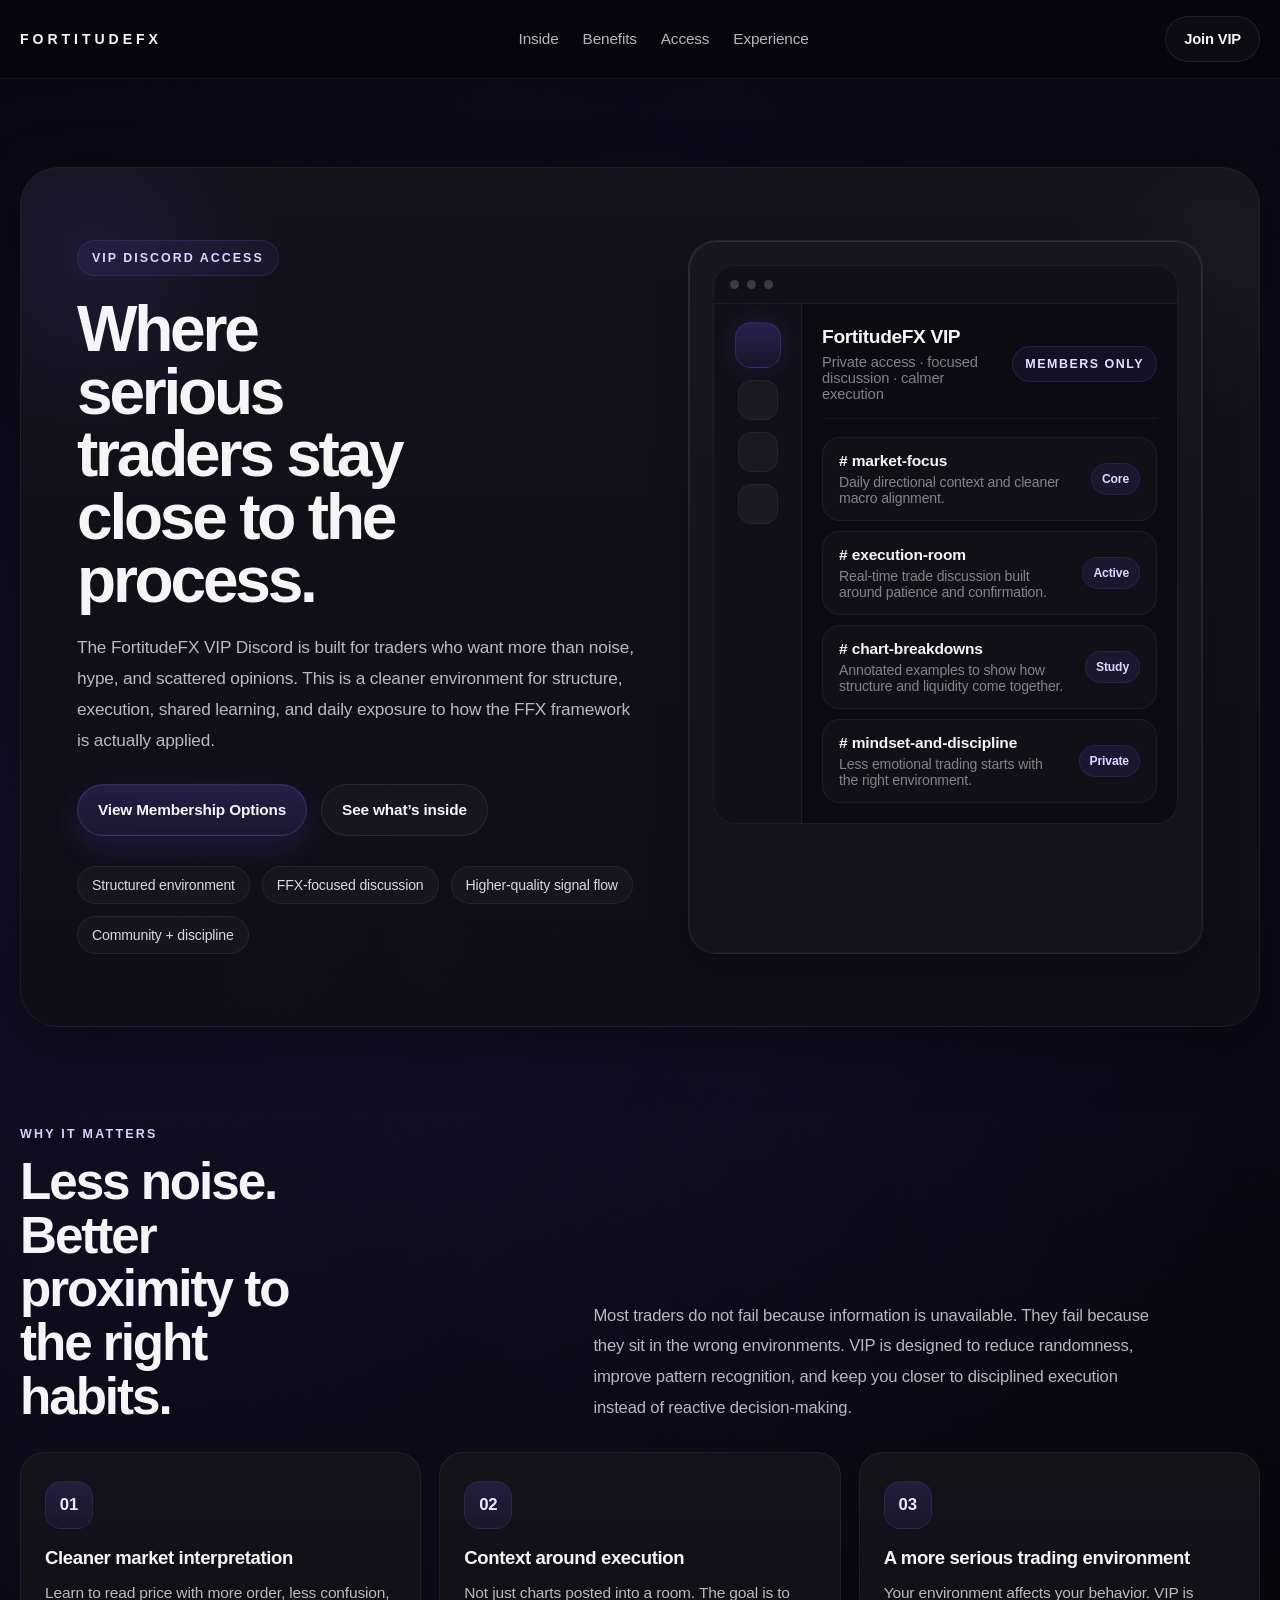
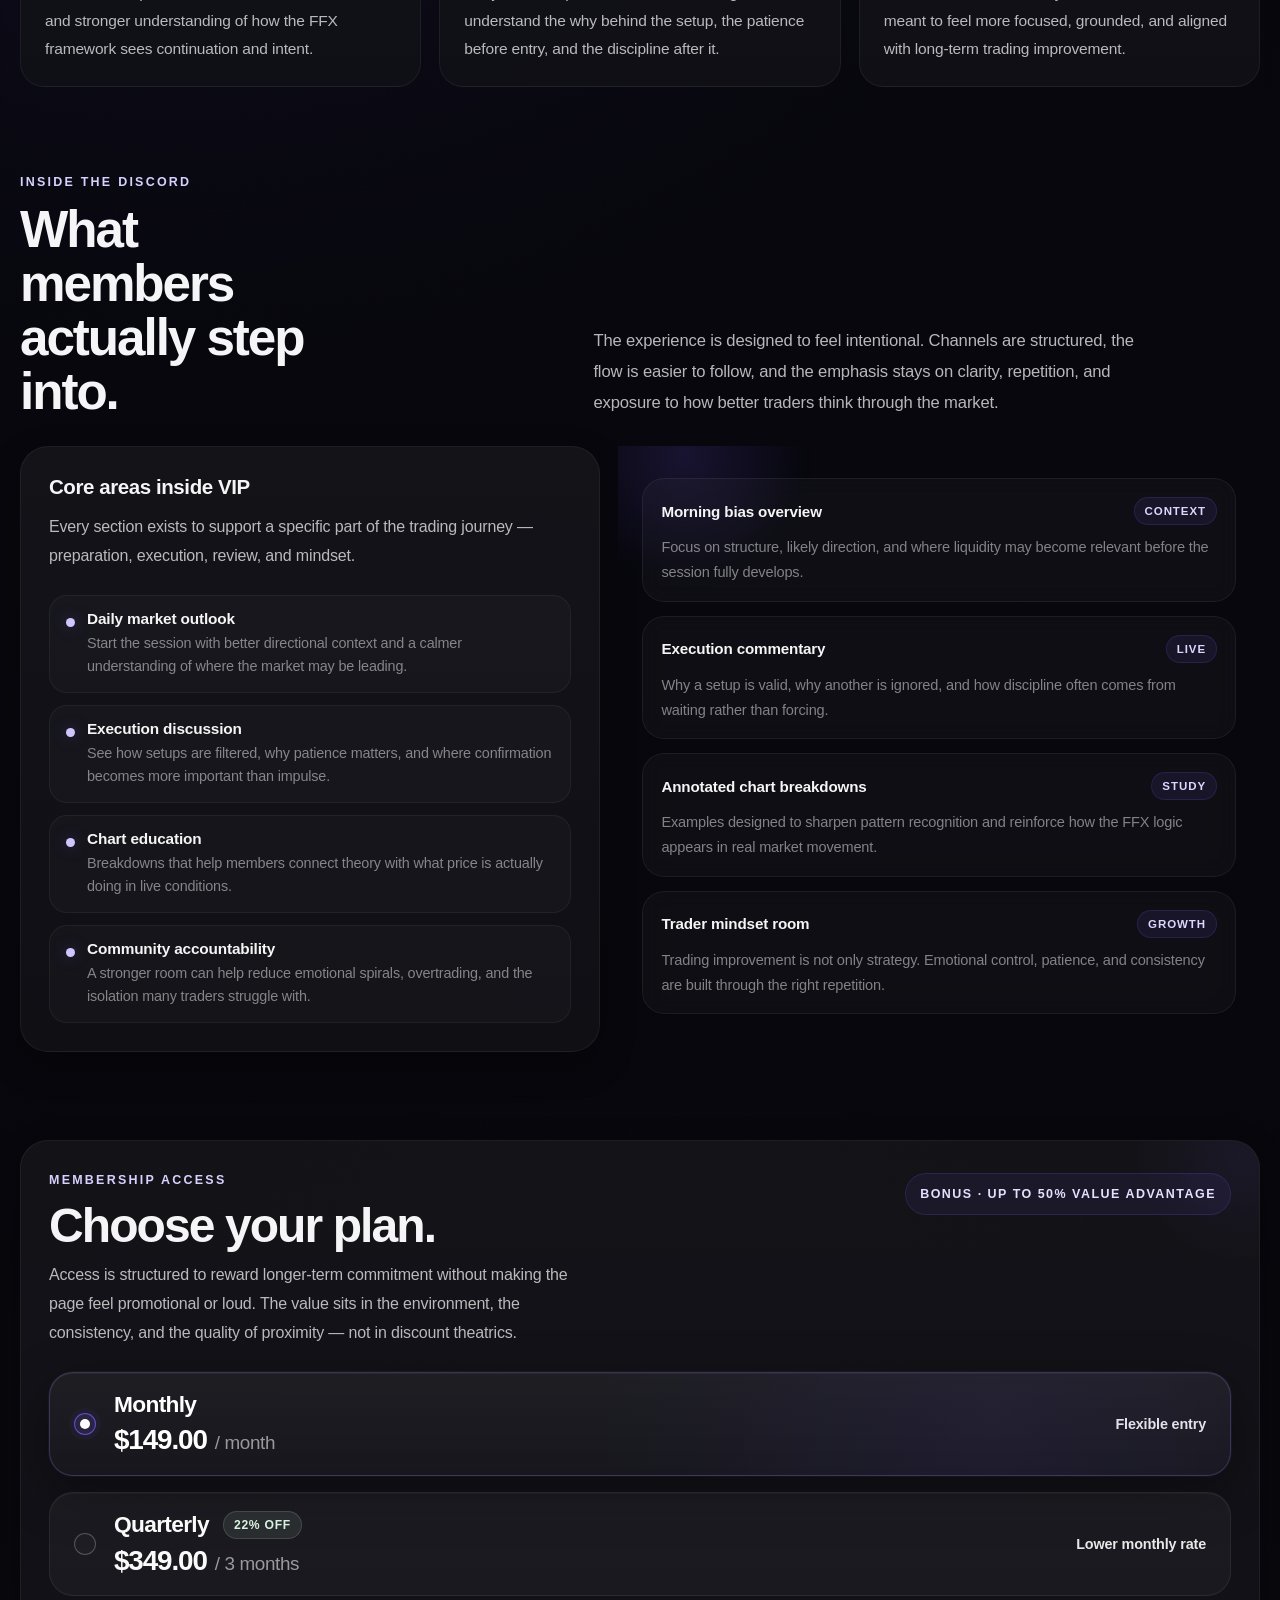
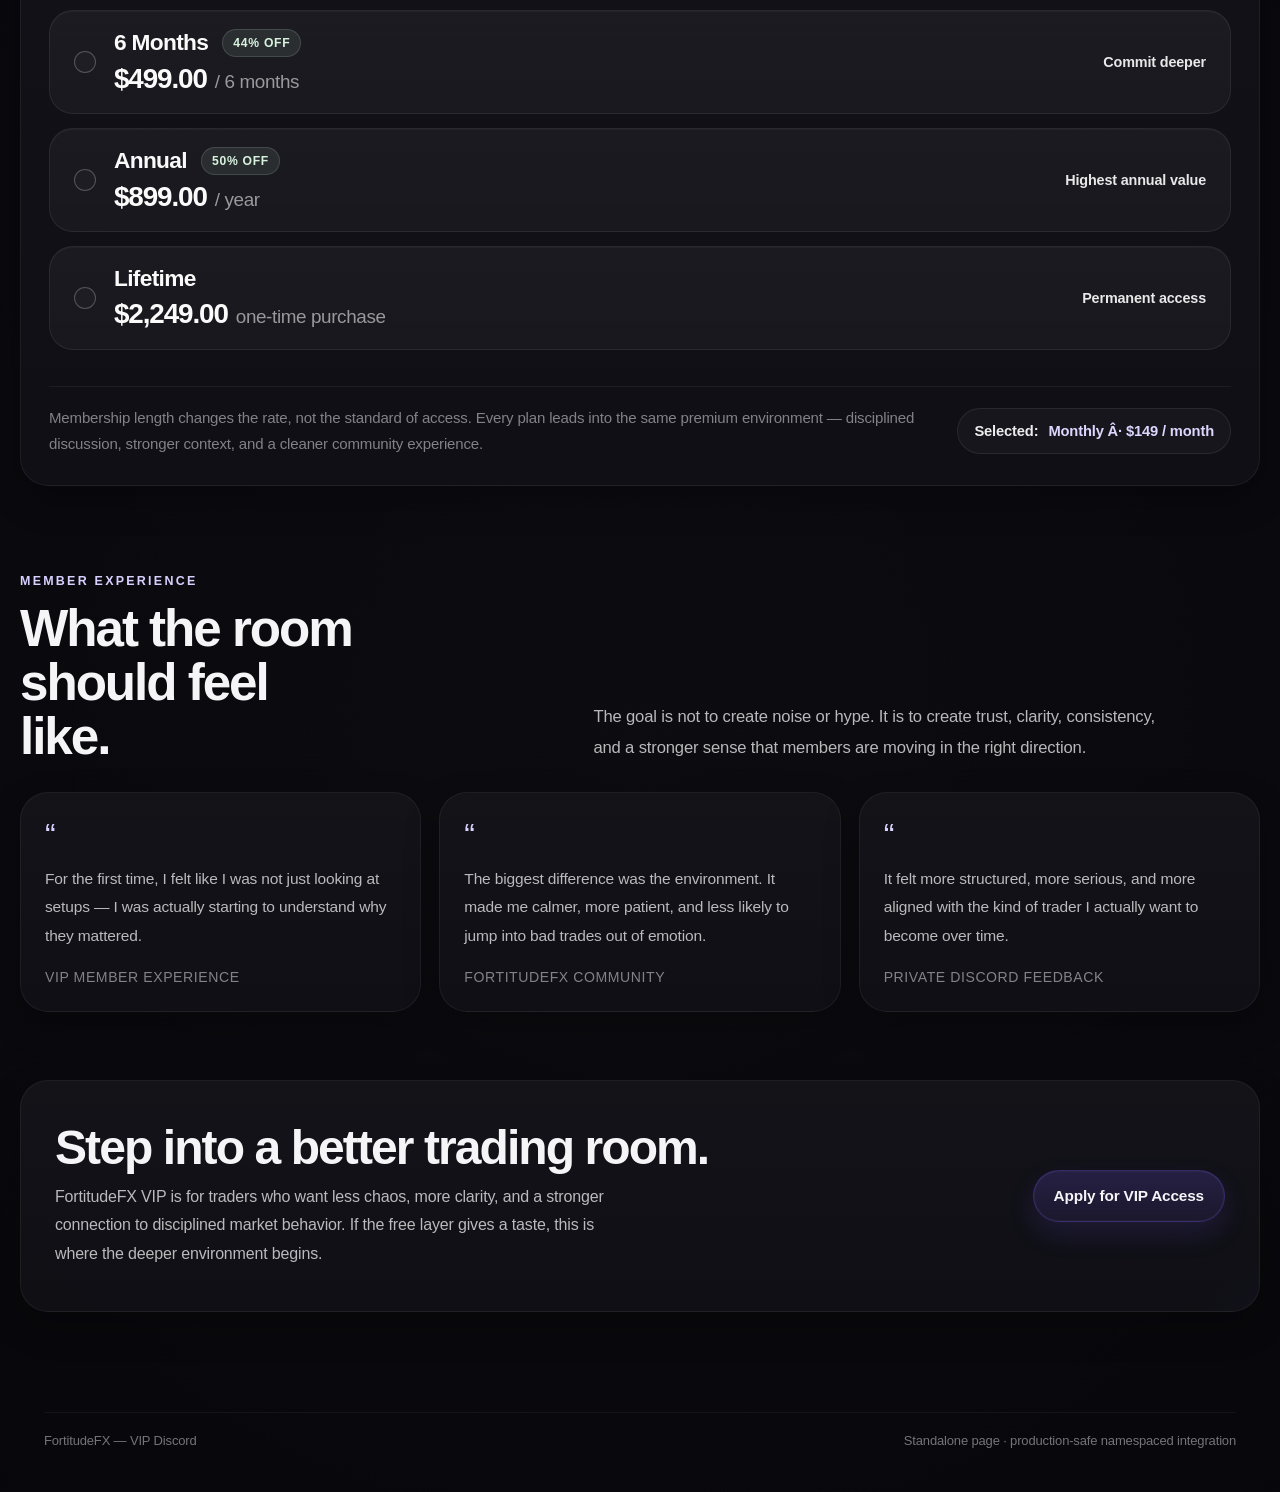
<file: VipDiscordv1.html>
<!DOCTYPE html>
<html lang="en">
<head>
  <meta charset="UTF-8" />
  <meta name="viewport" content="width=device-width, initial-scale=1.0" />
  <title>FortitudeFX | VIP Discord</title>
  <meta
    name="description"
    content="Join the FortitudeFX VIP Discord for a more structured trading environment, premium market discussion, chart breakdowns, and disciplined execution context."
  />
  <meta name="theme-color" content="#06060a" />
  <link rel="stylesheet" href="styles.css" />
</head>
<body>

  <div class="vipd-page">

    <nav class="vipd-nav">
      <div class="vipd-container vipd-nav-wrap">
        <a href="index.html" class="vipd-brand">FORTITUDEFX</a>

        <div class="vipd-nav-links">
          <a href="#vipd-inside">Inside</a>
          <a href="#vipd-benefits">Benefits</a>
          <a href="#vipd-pricing">Access</a>
          <a href="#vipd-proof">Experience</a>
        </div>

        <a href="#vipd-pricing" class="vipd-nav-cta">Join VIP</a>
      </div>
    </nav>

    <header class="vipd-hero">
      <div class="vipd-container">
        <div class="vipd-hero-shell">
          <div class="vipd-hero-grid">

            <div class="vipd-hero-copy">
              <div class="vipd-eyebrow">VIP Discord Access</div>
              <h1>Where serious traders stay close to the process.</h1>
              <p class="vipd-lead">
                The FortitudeFX VIP Discord is built for traders who want more than noise, hype, and scattered opinions.
                This is a cleaner environment for structure, execution, shared learning, and daily exposure to how the FFX framework is actually applied.
              </p>

              <div class="vipd-hero-actions">
                <a href="#vipd-pricing" class="vipd-btn vipd-btn-primary">View Membership Options</a>
                <a href="#vipd-inside" class="vipd-btn vipd-btn-secondary">See what’s inside</a>
              </div>

              <div class="vipd-hero-points">
                <span>Structured environment</span>
                <span>FFX-focused discussion</span>
                <span>Higher-quality signal flow</span>
                <span>Community + discipline</span>
              </div>
            </div>

            <div class="vipd-hero-card">
              <div class="vipd-discord-window">
                <div class="vipd-discord-top">
                  <span class="vipd-dot"></span>
                  <span class="vipd-dot"></span>
                  <span class="vipd-dot"></span>
                </div>

                <div class="vipd-discord-body">
                  <div class="vipd-discord-sidebar">
                    <div class="vipd-server-pill"></div>
                    <div class="vipd-server-pill vipd-small"></div>
                    <div class="vipd-server-pill vipd-small"></div>
                    <div class="vipd-server-pill vipd-small"></div>
                  </div>

                  <div class="vipd-discord-main">
                    <div class="vipd-server-header">
                      <div>
                        <h3>FortitudeFX VIP</h3>
                        <p>Private access · focused discussion · calmer execution</p>
                      </div>
                      <div class="vipd-live-badge">Members Only</div>
                    </div>

                    <div class="vipd-channel-list">
                      <div class="vipd-channel">
                        <div class="vipd-channel-left">
                          <div class="vipd-channel-name"># market-focus</div>
                          <div class="vipd-channel-desc">Daily directional context and cleaner macro alignment.</div>
                        </div>
                        <div class="vipd-channel-tag">Core</div>
                      </div>

                      <div class="vipd-channel">
                        <div class="vipd-channel-left">
                          <div class="vipd-channel-name"># execution-room</div>
                          <div class="vipd-channel-desc">Real-time trade discussion built around patience and confirmation.</div>
                        </div>
                        <div class="vipd-channel-tag">Active</div>
                      </div>

                      <div class="vipd-channel">
                        <div class="vipd-channel-left">
                          <div class="vipd-channel-name"># chart-breakdowns</div>
                          <div class="vipd-channel-desc">Annotated examples to show how structure and liquidity come together.</div>
                        </div>
                        <div class="vipd-channel-tag">Study</div>
                      </div>

                      <div class="vipd-channel">
                        <div class="vipd-channel-left">
                          <div class="vipd-channel-name"># mindset-and-discipline</div>
                          <div class="vipd-channel-desc">Less emotional trading starts with the right environment.</div>
                        </div>
                        <div class="vipd-channel-tag">Private</div>
                      </div>
                    </div>
                  </div>
                </div>
              </div>
            </div><!-- vipd-hero-card -->

          </div>
        </div>
      </div>
    </header>

    <section class="vipd-section" id="vipd-benefits">
      <div class="vipd-container">
        <div class="vipd-section-intro">
          <div>
            <div class="vipd-kicker">Why it matters</div>
            <h2>Less noise. Better proximity to the right habits.</h2>
          </div>
          <p>
            Most traders do not fail because information is unavailable. They fail because they sit in the wrong environments.
            VIP is designed to reduce randomness, improve pattern recognition, and keep you closer to disciplined execution instead of reactive decision-making.
          </p>
        </div>

        <div class="vipd-feature-grid">
          <div class="vipd-feature-card">
            <div class="vipd-feature-icon">01</div>
            <h3>Cleaner market interpretation</h3>
            <p>
              Learn to read price with more order, less confusion, and stronger understanding of how the FFX framework sees continuation and intent.
            </p>
          </div>

          <div class="vipd-feature-card">
            <div class="vipd-feature-icon">02</div>
            <h3>Context around execution</h3>
            <p>
              Not just charts posted into a room. The goal is to understand the why behind the setup, the patience before entry, and the discipline after it.
            </p>
          </div>

          <div class="vipd-feature-card">
            <div class="vipd-feature-icon">03</div>
            <h3>A more serious trading environment</h3>
            <p>
              Your environment affects your behavior. VIP is meant to feel more focused, grounded, and aligned with long-term trading improvement.
            </p>
          </div>
        </div>
      </div>
    </section>

    <section class="vipd-section" id="vipd-inside">
      <div class="vipd-container">
        <div class="vipd-section-intro">
          <div>
            <div class="vipd-kicker">Inside the Discord</div>
            <h2>What members actually step into.</h2>
          </div>
          <p>
            The experience is designed to feel intentional. Channels are structured, the flow is easier to follow, and the emphasis stays on clarity,
            repetition, and exposure to how better traders think through the market.
          </p>
        </div>

        <div class="vipd-inside-shell">
          <div class="vipd-inside-card">
            <h3>Core areas inside VIP</h3>
            <p>
              Every section exists to support a specific part of the trading journey — preparation, execution, review, and mindset.
            </p>

            <div class="vipd-inside-list">
              <div class="vipd-inside-item">
                <div class="vipd-inside-dot"></div>
                <div>
                  <strong>Daily market outlook</strong>
                  <span>Start the session with better directional context and a calmer understanding of where the market may be leading.</span>
                </div>
              </div>

              <div class="vipd-inside-item">
                <div class="vipd-inside-dot"></div>
                <div>
                  <strong>Execution discussion</strong>
                  <span>See how setups are filtered, why patience matters, and where confirmation becomes more important than impulse.</span>
                </div>
              </div>

              <div class="vipd-inside-item">
                <div class="vipd-inside-dot"></div>
                <div>
                  <strong>Chart education</strong>
                  <span>Breakdowns that help members connect theory with what price is actually doing in live conditions.</span>
                </div>
              </div>

              <div class="vipd-inside-item">
                <div class="vipd-inside-dot"></div>
                <div>
                  <strong>Community accountability</strong>
                  <span>A stronger room can help reduce emotional spirals, overtrading, and the isolation many traders struggle with.</span>
                </div>
              </div>
            </div>
          </div>

          <div class="vipd-inside-preview">
            <div class="vipd-preview-stack">
              <div class="vipd-preview-card">
                <div class="vipd-preview-top">
                  <div class="vipd-preview-title">Morning bias overview</div>
                  <div class="vipd-preview-label">Context</div>
                </div>
                <p>
                  Focus on structure, likely direction, and where liquidity may become relevant before the session fully develops.
                </p>
              </div>

              <div class="vipd-preview-card">
                <div class="vipd-preview-top">
                  <div class="vipd-preview-title">Execution commentary</div>
                  <div class="vipd-preview-label">Live</div>
                </div>
                <p>
                  Why a setup is valid, why another is ignored, and how discipline often comes from waiting rather than forcing.
                </p>
              </div>

              <div class="vipd-preview-card">
                <div class="vipd-preview-top">
                  <div class="vipd-preview-title">Annotated chart breakdowns</div>
                  <div class="vipd-preview-label">Study</div>
                </div>
                <p>
                  Examples designed to sharpen pattern recognition and reinforce how the FFX logic appears in real market movement.
                </p>
              </div>

              <div class="vipd-preview-card">
                <div class="vipd-preview-top">
                  <div class="vipd-preview-title">Trader mindset room</div>
                  <div class="vipd-preview-label">Growth</div>
                </div>
                <p>
                  Trading improvement is not only strategy. Emotional control, patience, and consistency are built through the right repetition.
                </p>
              </div>
            </div>
          </div>
        </div>
      </div>
    </section>

    <section class="vipd-section" id="vipd-pricing">
      <div class="vipd-container">
        <div class="vipd-pricing-shell">
          <div class="vipd-pricing-topbar">
            <div class="vipd-pricing-title-wrap">
              <div class="vipd-kicker">Membership Access</div>
              <h3>Choose your plan.</h3>
              <p>
                Access is structured to reward longer-term commitment without making the page feel promotional or loud.
                The value sits in the environment, the consistency, and the quality of proximity — not in discount theatrics.
              </p>
            </div>

            <div class="vipd-bonus-chip">Bonus · up to 50% value advantage</div>
          </div>

          <div class="vipd-plans">
            <input class="vipd-plan-input" type="radio" name="vipd-membership-plan" id="vipd-plan-monthly" checked>
            <label class="vipd-plan-card" for="vipd-plan-monthly">
              <div class="vipd-plan-select"></div>
              <div class="vipd-plan-main">
                <div class="vipd-plan-row-top">
                  <div class="vipd-plan-name">Monthly</div>
                </div>
                <div class="vipd-plan-price-line">
                  <div class="vipd-plan-price">$149.00</div>
                  <div class="vipd-plan-term">/ month</div>
                </div>
              </div>
              <div class="vipd-plan-meta">
                <strong>Flexible entry</strong>
              </div>
            </label>

            <input class="vipd-plan-input" type="radio" name="vipd-membership-plan" id="vipd-plan-quarterly">
            <label class="vipd-plan-card" for="vipd-plan-quarterly">
              <div class="vipd-plan-select"></div>
              <div class="vipd-plan-main">
                <div class="vipd-plan-row-top">
                  <div class="vipd-plan-name">Quarterly</div>
                  <div class="vipd-plan-save">22% off</div>
                </div>
                <div class="vipd-plan-price-line">
                  <div class="vipd-plan-price">$349.00</div>
                  <div class="vipd-plan-term">/ 3 months</div>
                </div>
              </div>
              <div class="vipd-plan-meta">
                <strong>Lower monthly rate</strong>
              </div>
            </label>

            <input class="vipd-plan-input" type="radio" name="vipd-membership-plan" id="vipd-plan-6months">
            <label class="vipd-plan-card" for="vipd-plan-6months">
              <div class="vipd-plan-select"></div>
              <div class="vipd-plan-main">
                <div class="vipd-plan-row-top">
                  <div class="vipd-plan-name">6 Months</div>
                  <div class="vipd-plan-save">44% off</div>
                </div>
                <div class="vipd-plan-price-line">
                  <div class="vipd-plan-price">$499.00</div>
                  <div class="vipd-plan-term">/ 6 months</div>
                </div>
              </div>
              <div class="vipd-plan-meta">
                <strong>Commit deeper</strong>
              </div>
            </label>

            <input class="vipd-plan-input" type="radio" name="vipd-membership-plan" id="vipd-plan-annual">
            <label class="vipd-plan-card" for="vipd-plan-annual">
              <div class="vipd-plan-select"></div>
              <div class="vipd-plan-main">
                <div class="vipd-plan-row-top">
                  <div class="vipd-plan-name">Annual</div>
                  <div class="vipd-plan-save">50% off</div>
                </div>
                <div class="vipd-plan-price-line">
                  <div class="vipd-plan-price">$899.00</div>
                  <div class="vipd-plan-term">/ year</div>
                </div>
              </div>
              <div class="vipd-plan-meta">
                <strong>Highest annual value</strong>
              </div>
            </label>

            <input class="vipd-plan-input" type="radio" name="vipd-membership-plan" id="vipd-plan-lifetime">
            <label class="vipd-plan-card" for="vipd-plan-lifetime">
              <div class="vipd-plan-select"></div>
              <div class="vipd-plan-main">
                <div class="vipd-plan-row-top">
                  <div class="vipd-plan-name">Lifetime</div>
                </div>
                <div class="vipd-plan-price-line">
                  <div class="vipd-plan-price">$2,249.00</div>
                  <div class="vipd-plan-term">one-time purchase</div>
                </div>
              </div>
              <div class="vipd-plan-meta">
                <strong>Permanent access</strong>
              </div>
            </label>

            <div class="vipd-pricing-foot">
              <p>
                Membership length changes the rate, not the standard of access.
                Every plan leads into the same premium environment — disciplined discussion, stronger context, and a cleaner community experience.
              </p>

              <div class="vipd-selection-output">
                Selected:
                <span class="vipd-selection-text"></span>
              </div>
            </div>
          </div>
        </div>
      </div>
    </section>

    <section class="vipd-section" id="vipd-proof">
      <div class="vipd-container">
        <div class="vipd-section-intro">
          <div>
            <div class="vipd-kicker">Member experience</div>
            <h2>What the room should feel like.</h2>
          </div>
          <p>
            The goal is not to create noise or hype. It is to create trust, clarity, consistency, and a stronger sense that members are moving in the right direction.
          </p>
        </div>

        <div class="vipd-quote-grid">
          <div class="vipd-quote-card">
            <div class="vipd-quote-mark">“</div>
            <p>
              For the first time, I felt like I was not just looking at setups — I was actually starting to understand why they mattered.
            </p>
            <div class="vipd-quote-person">VIP Member Experience</div>
          </div>

          <div class="vipd-quote-card">
            <div class="vipd-quote-mark">“</div>
            <p>
              The biggest difference was the environment. It made me calmer, more patient, and less likely to jump into bad trades out of emotion.
            </p>
            <div class="vipd-quote-person">FortitudeFX Community</div>
          </div>

          <div class="vipd-quote-card">
            <div class="vipd-quote-mark">“</div>
            <p>
              It felt more structured, more serious, and more aligned with the kind of trader I actually want to become over time.
            </p>
            <div class="vipd-quote-person">Private Discord Feedback</div>
          </div>
        </div>
      </div>
    </section>

    <section class="vipd-cta">
      <div class="vipd-container">
        <div class="vipd-cta-panel">
          <div>
            <h2>Step into a better trading room.</h2>
            <p>
              FortitudeFX VIP is for traders who want less chaos, more clarity, and a stronger connection to disciplined market behavior.
              If the free layer gives a taste, this is where the deeper environment begins.
            </p>
          </div>

          <div>
            <a href="#" class="vipd-btn vipd-btn-primary">Apply for VIP Access</a>
          </div>
        </div>
      </div>
    </section>

    <footer class="vipd-footer">
      <div class="vipd-container vipd-footer-wrap">
        <div>FortitudeFX — VIP Discord</div>
        <div>Standalone page · production-safe namespaced integration</div>
      </div>
    </footer>

  </div>

</body>
</html>
</file>
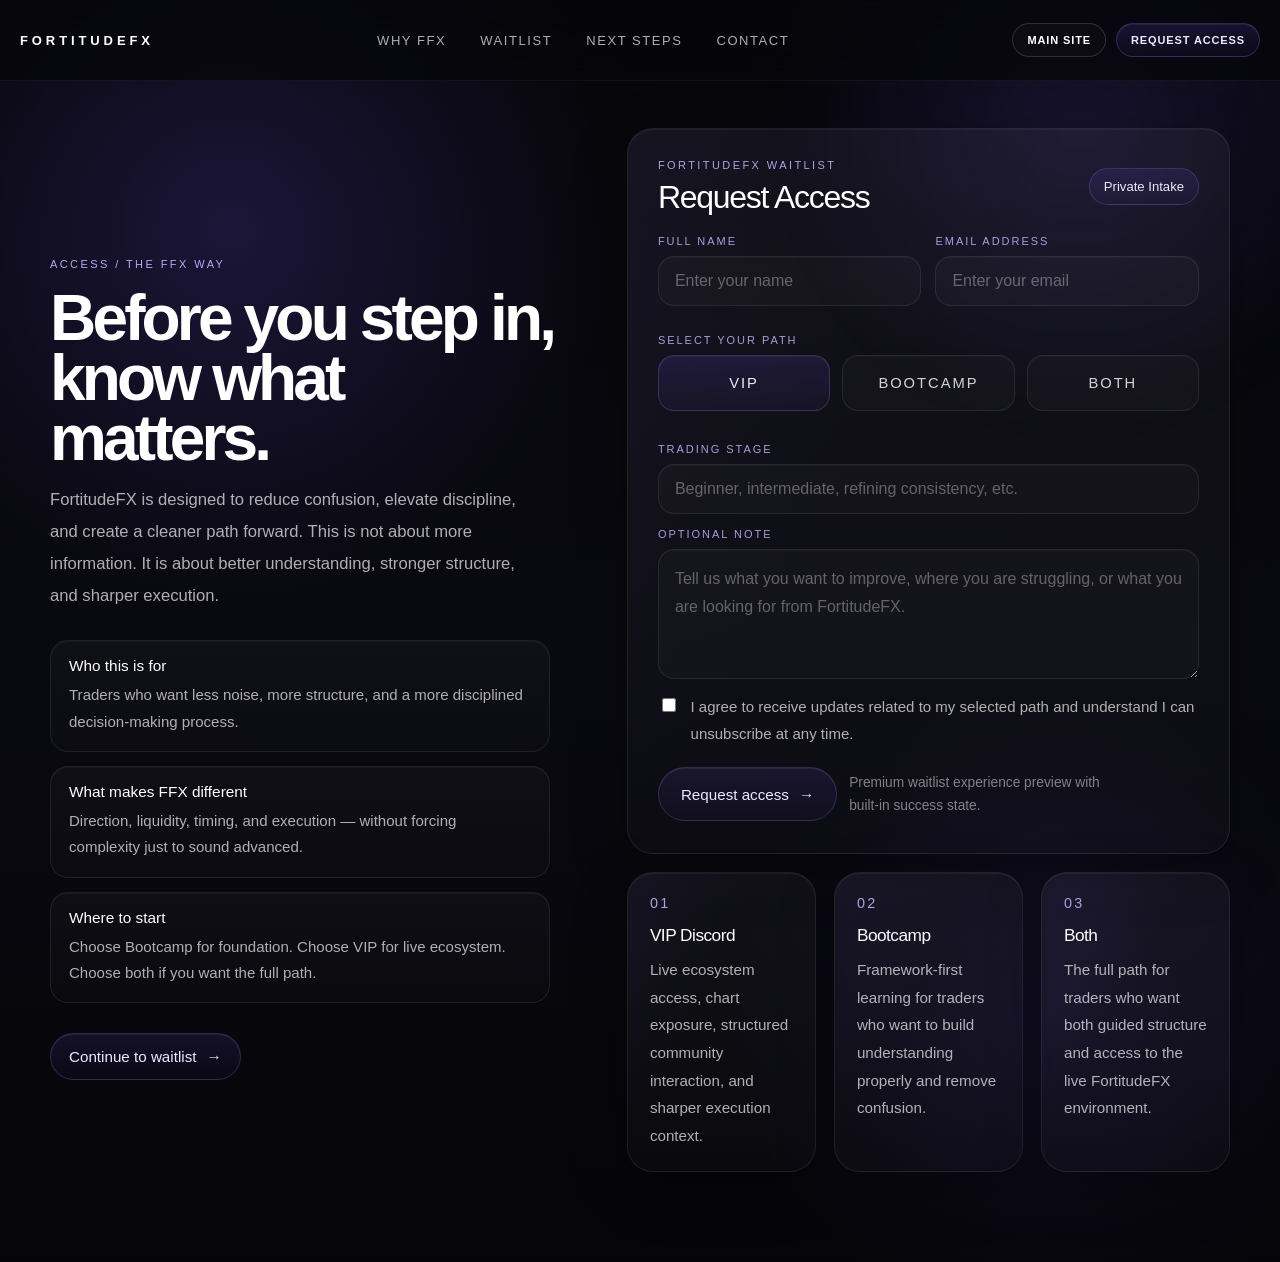
<file: waitlist.html>
<!DOCTYPE html>
<html lang="en">
<head>
  <meta charset="UTF-8" />
  <meta name="viewport" content="width=device-width, initial-scale=1.0" />
  <title>FortitudeFX | Waitlist V4</title>
  <meta name="theme-color" content="#06060a" />
  <link rel="stylesheet" href="styles.css" />
</head>
<body>

  <nav class="nav">
    <div class="nav-wrap">
      <div class="nav-brand">
        <a href="#top">FORTITUDEFX</a>
      </div>

      <div class="nav-center">
        <a href="#why">Why FFX</a>
        <a href="#form">Waitlist</a>
        <a href="#next">Next Steps</a>
        <a href="#contact">Contact</a>
      </div>

      <div class="nav-cta">
        <a class="nav-btn nav-btn-secondary" href="#">Main Site</a>
        <a class="nav-btn nav-btn-primary" href="#form">Request Access</a>
      </div>
    </div>
  </nav>

  <section class="page" id="top">
    <div class="page-glow"></div>

    <div class="page-wrap">
      <div class="page-left" id="why">
        <span class="kicker">ACCESS / THE FFX WAY</span>
        <h1>Before you step in, know what matters.</h1>
        <p>
          FortitudeFX is designed to reduce confusion, elevate discipline, and create a cleaner path forward. This is not about more information. It is about better understanding, stronger structure, and sharper execution.
        </p>

        <div class="left-meta">
          <div class="left-meta-item">
            <strong>Who this is for</strong>
            <span>Traders who want less noise, more structure, and a more disciplined decision-making process.</span>
          </div>

          <div class="left-meta-item">
            <strong>What makes FFX different</strong>
            <span>Direction, liquidity, timing, and execution — without forcing complexity just to sound advanced.</span>
          </div>

          <div class="left-meta-item">
            <strong>Where to start</strong>
            <span>Choose Bootcamp for foundation. Choose VIP for live ecosystem. Choose both if you want the full path.</span>
          </div>
        </div>

        <a href="#form" class="left-cta">
          Continue to waitlist
          <span aria-hidden="true">→</span>
        </a>
      </div>

      <div class="page-right">
        <div class="form-shell" id="form">
          <div class="form-head">
            <div class="form-brand">
              <small>FortitudeFX Waitlist</small>
              <strong>Request Access</strong>
            </div>
            <div class="form-badge">Private Intake</div>
          </div>

          <form id="waitlistForm">
            <div class="field-grid">
              <div class="field">
                <label for="name">Full name</label>
                <input class="input" id="name" type="text" placeholder="Enter your name" required />
              </div>

              <div class="field">
                <label for="email">Email address</label>
                <input class="input" id="email" type="email" placeholder="Enter your email" required />
              </div>
            </div>

            <div class="field">
              <label>Select your path</label>
              <div class="choice-grid">
                <label class="choice">
                  <input type="radio" name="path" value="VIP" checked />
                  <span class="select-btn">VIP</span>
                </label>

                <label class="choice">
                  <input type="radio" name="path" value="Bootcamp" />
                  <span class="select-btn">Bootcamp</span>
                </label>

                <label class="choice">
                  <input type="radio" name="path" value="Both" />
                  <span class="select-btn">Both</span>
                </label>
              </div>
            </div>

            <div class="field">
              <label for="experience">Trading stage</label>
              <input class="input" id="experience" type="text" placeholder="Beginner, intermediate, refining consistency, etc." />
            </div>

            <div class="field">
              <label for="message">Optional note</label>
              <textarea class="textarea" id="message" placeholder="Tell us what you want to improve, where you are struggling, or what you are looking for from FortitudeFX."></textarea>
            </div>

            <label class="consent">
              <input type="checkbox" required />
              <span>I agree to receive updates related to my selected path and understand I can unsubscribe at any time.</span>
            </label>

            <div class="submit-row">
              <button type="submit" class="submit-btn">
                Request access
                <span aria-hidden="true">→</span>
              </button>

              <div class="sub-note">
                Premium waitlist experience preview with built-in success state.
              </div>
            </div>
          </form>
        </div>

        <div class="thankyou-shell" id="thankyou">
          <span class="thankyou-kicker">WELCOME TO FORTITUDEFX</span>
          <h2>You’re in. A cleaner trading path starts here.</h2>
          <p>
            Thank you for joining the FortitudeFX waitlist. You have taken the first step into a more structured, disciplined, and intentional environment built around clarity, timing, and execution. We appreciate your trust and will reach out with the next relevant step based on the path you selected.
          </p>

          <div class="thankyou-grid" id="next">
            <div class="thankyou-item">
              <strong>Interest captured</strong>
              <span>Your selected path has been recorded so the follow-up stays precise and relevant.</span>
            </div>

            <div class="thankyou-item">
              <strong>What happens next</strong>
              <span>You will hear from us when the next intake, access window, or offer phase becomes available.</span>
            </div>

            <div class="thankyou-item">
              <strong>The bigger mission</strong>
              <span>This is not just registration. It is the beginning of a stronger framework for your trading journey.</span>
            </div>
          </div>
        </div>

        <div class="info-grid">
          <article class="info-card">
            <div class="num">01</div>
            <h3>VIP Discord</h3>
            <p>Live ecosystem access, chart exposure, structured community interaction, and sharper execution context.</p>
          </article>

          <article class="info-card">
            <div class="num">02</div>
            <h3>Bootcamp</h3>
            <p>Framework-first learning for traders who want to build understanding properly and remove confusion.</p>
          </article>

          <article class="info-card" id="contact">
            <div class="num">03</div>
            <h3>Both</h3>
            <p>The full path for traders who want both guided structure and access to the live FortitudeFX environment.</p>
          </article>
        </div>
      </div>
    </div>
  </section>

  <script>
    const form = document.getElementById('waitlistForm');
    const formShell = document.getElementById('form');
    const thankyouShell = document.getElementById('thankyou');

    form.addEventListener('submit', function (e) {
      e.preventDefault();
      formShell.style.display = 'none';
      thankyouShell.classList.add('show');
      thankyouShell.scrollIntoView({ behavior: 'smooth', block: 'start' });
    });
  </script>
</body>
</html>
</file>
<file: styles.css>
:root {
  --bg-1: #06060a;
  --bg-2: #090910;
  --bg-3: #050509;
  --text: #ffffff;
  --muted: rgba(255,255,255,0.68);
  --muted-2: rgba(255,255,255,0.58);
  --border: rgba(255,255,255,0.08);
  --border-soft: rgba(255,255,255,0.05);

  --panel: rgba(255,255,255,0.04);
  --panel-2: rgba(255,255,255,0.018);

  --accent: #7a5cff;
  --accent-soft: rgba(122, 92, 255, 0.12);
  --accent-soft-2: rgba(122, 92, 255, 0.08);
  --accent-line: rgba(167, 139, 250, 0.22);
  --accent-line-strong: rgba(167, 139, 250, 0.38);
  --accent-text: rgba(196, 181, 253, 0.92);

  --shadow: 0 16px 55px rgba(0,0,0,0.32);
  --shadow-lg: 0 20px 70px rgba(0,0,0,0.38);

  --radius-xl: 32px;
  --radius-lg: 26px;
  --radius-md: 22px;
  --max: 1180px;
}

* { box-sizing: border-box; }
html { scroll-behavior: smooth; }

body {
  margin: 0;
  font-family: Arial, Helvetica, sans-serif;
  color: var(--text);
  background:
    radial-gradient(circle at 18% 18%, rgba(120, 86, 255, 0.18), transparent 26%),
    radial-gradient(circle at 82% 80%, rgba(120, 86, 255, 0.1), transparent 22%),
    linear-gradient(180deg, #06060a 0%, #090910 52%, #050509 100%);
  overflow-x: hidden;
}

body::before {
  content: "";
  position: fixed;
  inset: 0;
  background:
    linear-gradient(to right, rgba(255,255,255,0.03) 1px, transparent 1px),
    linear-gradient(to bottom, rgba(255,255,255,0.02) 1px, transparent 1px);
  background-size: 110px 110px;
  mask-image: radial-gradient(circle at center, rgba(0,0,0,0.75), transparent 82%);
  opacity: 0.16;
  pointer-events: none;
}

a { color: inherit; text-decoration: none; }

.nav {
  position: fixed;
  top: 0;
  width: 100%;
  z-index: 1000;
  background: rgba(6, 6, 10, 0.72);
  backdrop-filter: blur(18px);
  border-bottom: 1px solid rgba(255,255,255,0.05);
}

.nav-wrap {
  max-width: 1240px;
  margin: 0 auto;
  width: calc(100% - 40px);
  display: grid;
  grid-template-columns: auto 1fr auto;
  align-items: center;
  height: 80px;
  gap: 18px;
}

.nav-brand a {
  font-size: 13px;
  letter-spacing: 0.3em;
  text-transform: uppercase;
  font-weight: 700;
}

.nav-center {
  display: flex;
  justify-content: center;
  gap: 34px;
}

.nav-center a {
  font-size: 13px;
  letter-spacing: 0.12em;
  text-transform: uppercase;
  color: rgba(255,255,255,0.68);
  position: relative;
}

.nav-center a::after {
  content: "";
  position: absolute;
  bottom: -6px;
  left: 0;
  width: 100%;
  height: 1px;
  background: rgba(255,255,255,0.9);
  transform: scaleX(0);
  transition: 0.24s;
}

.nav-center a:hover::after { transform: scaleX(1); }
.nav-center a:hover { color: white; }

.nav-cta {
  display: flex;
  gap: 10px;
}

.nav-btn {
  display: inline-flex;
  align-items: center;
  justify-content: center;
  padding: 10px 14px;
  border-radius: 999px;
  font-size: 11px;
  letter-spacing: 0.08em;
  text-transform: uppercase;
  font-weight: 700;
}

.nav-btn-primary {
  border: 1px solid var(--accent-line);
  background: linear-gradient(180deg, rgba(122, 92, 255, 0.14), rgba(122, 92, 255, 0.05));
  color: #efe9ff;
  box-shadow: inset 0 1px 0 rgba(255,255,255,0.06);
}

.nav-btn-secondary {
  border: 1px solid rgba(255,255,255,0.14);
  background: rgba(255,255,255,0.02);
  color: white;
}

.kicker {
  display: inline-block;
  margin-bottom: 18px;
  font-size: 11px;
  letter-spacing: 0.22em;
  text-transform: uppercase;
  color: var(--accent-text);
}

.btn {
  display: inline-flex;
  align-items: center;
  justify-content: center;
  gap: 10px;
  min-height: 52px;
  padding: 0 20px;
  border-radius: 999px;
  font-size: 0.95rem;
  transition: transform 0.28s ease, box-shadow 0.28s ease, border-color 0.28s ease;
  box-shadow: inset 0 1px 0 rgba(255,255,255,0.05);
}

.btn:hover { transform: translateY(-2px); }

.btn-primary {
  border: 1px solid var(--accent-line);
  background: linear-gradient(180deg, rgba(122, 92, 255, 0.12), rgba(122, 92, 255, 0.04));
  color: #efe9ff;
}

.btn-primary:hover {
  border-color: var(--accent-line-strong);
  box-shadow:
    0 12px 36px rgba(76, 41, 168, 0.24),
    inset 0 1px 0 rgba(255,255,255,0.08);
}

.btn-secondary {
  border: 1px solid rgba(255,255,255,0.12);
  background: rgba(255,255,255,0.03);
  color: white;
}

/* INDEX PAGE */

.section {
  position: relative;
  padding: 120px 24px;
  overflow: hidden;
}

.section-wrap {
  position: relative;
  z-index: 1;
  max-width: var(--max);
  margin: 0 auto;
}

.section-break {
  position: relative;
  height: 72px;
  width: 100%;
  overflow: hidden;
  pointer-events: none;
}

.section-break::before {
  content: "";
  position: absolute;
  left: 50%;
  top: 50%;
  width: min(1120px, calc(100% - 48px));
  height: 1px;
  transform: translate(-50%, -50%);
  background: linear-gradient(
    90deg,
    rgba(255,255,255,0) 0%,
    rgba(255,255,255,0.05) 18%,
    rgba(167, 139, 250, 0.22) 50%,
    rgba(255,255,255,0.05) 82%,
    rgba(255,255,255,0) 100%
  );
}

.section-break::after {
  content: "";
  position: absolute;
  left: 50%;
  top: 50%;
  width: 220px;
  height: 56px;
  transform: translate(-50%, -50%);
  background: radial-gradient(circle, rgba(122, 92, 255, 0.16) 0%, rgba(122, 92, 255, 0.06) 38%, rgba(122, 92, 255, 0) 72%);
  filter: blur(12px);
  opacity: 0.9;
}

.hero {
  padding-top: 148px;
  padding-bottom: 110px;
}

.hero-glow {
  position: absolute;
  width: 620px;
  height: 620px;
  border-radius: 50%;
  background: radial-gradient(circle, rgba(122, 92, 255, 0.15), transparent 64%);
  top: -180px;
  right: -120px;
  filter: blur(16px);
  pointer-events: none;
}

.hero-grid {
  display: grid;
  grid-template-columns: 1fr 0.95fr;
  gap: 42px;
  align-items: center;
}

h1 {
  margin: 0 0 16px;
  font-size: clamp(3rem, 7vw, 6rem);
  line-height: 0.92;
  letter-spacing: -0.06em;
  font-weight: 600;
  max-width: 760px;
}

.gradient {
  background: linear-gradient(90deg, #ffffff 0%, #ece4ff 55%, #9f86ff 100%);
  -webkit-background-clip: text;
  background-clip: text;
  color: transparent;
  display: inline-block;
}

.hero-copy {
  margin: 0;
  max-width: 580px;
  font-size: 1.05rem;
  line-height: 1.9;
  color: var(--muted);
}

.hero-actions {
  display: flex;
  flex-wrap: wrap;
  gap: 14px;
  margin-top: 30px;
}

.hero-tags {
  display: flex;
  flex-wrap: wrap;
  gap: 12px;
  margin-top: 26px;
}

.hero-tags span {
  display: inline-flex;
  align-items: center;
  padding: 10px 14px;
  border-radius: 999px;
  border: 1px solid rgba(255,255,255,0.08);
  background: rgba(255,255,255,0.025);
  color: rgba(255,255,255,0.64);
  font-size: 0.88rem;
}

.hero-panel,
.glass-card,
.faq-card,
.vip-card,
.week-card,
.cta-shell {
  position: relative;
  border: 1px solid rgba(255,255,255,0.08);
  background: linear-gradient(180deg, rgba(255,255,255,0.04), rgba(255,255,255,0.018));
  box-shadow:
    0 16px 55px rgba(0,0,0,0.32),
    inset 0 1px 0 rgba(255,255,255,0.05);
  overflow: hidden;
}

.hero-panel::after,
.glass-card::after,
.faq-card::after,
.vip-card::after,
.week-card::after,
.cta-shell::after {
  content: "";
  position: absolute;
  inset: 0;
  background: linear-gradient(120deg, rgba(122, 92, 255, 0.08), transparent 42%, transparent 100%);
  opacity: 0.7;
  pointer-events: none;
}

.hero-panel {
  border-radius: 30px;
  padding: 30px;
}

.panel-top {
  position: relative;
  z-index: 1;
  display: flex;
  align-items: center;
  justify-content: space-between;
  gap: 18px;
  margin-bottom: 20px;
}

.panel-brand small {
  display: block;
  font-size: 11px;
  letter-spacing: 0.24em;
  text-transform: uppercase;
  color: rgba(196, 181, 253, 0.82);
  margin-bottom: 10px;
}

.panel-brand strong {
  font-size: 2rem;
  line-height: 1;
  letter-spacing: -0.04em;
  font-weight: 500;
}

.panel-badge {
  display: inline-flex;
  align-items: center;
  padding: 10px 14px;
  border-radius: 999px;
  border: 1px solid var(--accent-line);
  background: linear-gradient(180deg, rgba(122, 92, 255, 0.12), rgba(122, 92, 255, 0.04));
  color: #efe9ff;
  font-size: 0.82rem;
}

.benefit-list {
  position: relative;
  z-index: 1;
  display: grid;
  gap: 12px;
}

.benefit-item {
  border: 1px solid rgba(255,255,255,0.08);
  background: rgba(255,255,255,0.022);
  border-radius: 18px;
  padding: 16px 18px;
  color: rgba(255,255,255,0.82);
  font-size: 0.98rem;
  line-height: 1.65;
}

.mini-grid {
  position: relative;
  z-index: 1;
  display: grid;
  grid-template-columns: repeat(3, 1fr);
  gap: 12px;
  margin-top: 20px;
}

.mini-card {
  border: 1px solid rgba(255,255,255,0.08);
  background: rgba(122,92,255,0.08);
  border-radius: 16px;
  padding: 16px 10px;
  text-align: center;
  font-size: 0.82rem;
  font-weight: 600;
  color: rgba(255,255,255,0.92);
}

.section-head {
  display: flex;
  align-items: end;
  justify-content: space-between;
  gap: 24px;
  margin-bottom: 34px;
}

.section-head h2 {
  margin: 0 0 16px;
  font-size: clamp(2.2rem, 4vw, 4rem);
  line-height: 0.98;
  letter-spacing: -0.05em;
  font-weight: 600;
  color: white;
  max-width: 620px;
}

.section-head p {
  margin: 0;
  max-width: 560px;
  font-size: 1rem;
  line-height: 1.9;
  color: var(--muted);
}

.two-grid {
  display: grid;
  grid-template-columns: repeat(2, 1fr);
  gap: 18px;
}

.glass-card {
  border-radius: 26px;
  padding: 30px;
}

.glass-card .tiny {
  position: relative;
  z-index: 1;
  font-size: 0.78rem;
  letter-spacing: 0.22em;
  text-transform: uppercase;
  color: rgba(196,181,253,0.82);
  margin-bottom: 14px;
}

.glass-card h3 {
  position: relative;
  z-index: 1;
  margin: 0 0 18px;
  font-size: 2rem;
  line-height: 1;
  letter-spacing: -0.04em;
  font-weight: 500;
}

.glass-card ul {
  position: relative;
  z-index: 1;
  margin: 0;
  padding-left: 22px;
  display: grid;
  gap: 14px;
  color: var(--muted);
  font-size: 1rem;
  line-height: 1.72;
}

.glass-card li::marker {
  color: var(--accent);
}

.split-section {
  display: grid;
  grid-template-columns: 0.95fr 1.1fr;
  gap: 56px;
  align-items: start;
}

.sticky-left {
  position: sticky;
  top: 120px;
  padding-top: 6px;
}

.sticky-left h2 {
  margin: 0 0 16px;
  font-size: clamp(2.2rem, 4vw, 4rem);
  line-height: 0.98;
  letter-spacing: -0.05em;
  font-weight: 600;
  color: white;
  max-width: 620px;
}

.sticky-left p {
  margin: 0;
  max-width: 470px;
  font-size: 1.03rem;
  line-height: 1.9;
  color: var(--muted);
}

.faq-cards,
.vip-grid,
.bootcamp-grid {
  display: grid;
  gap: 18px;
}

.faq-card {
  border-radius: 26px;
  padding: 30px 30px 30px 26px;
  display: grid;
  grid-template-columns: 88px 1fr;
  gap: 22px;
  transition: transform 0.32s ease, border-color 0.32s ease, background 0.32s ease;
}

.faq-card:hover,
.vip-card:hover,
.week-card:hover {
  transform: translateY(-4px);
  border-color: rgba(167, 139, 250, 0.2);
  background: linear-gradient(180deg, rgba(255,255,255,0.05), rgba(255,255,255,0.022));
}

.faq-num {
  position: relative;
  z-index: 1;
  font-size: 0.92rem;
  color: rgba(196, 181, 253, 0.88);
  letter-spacing: 0.16em;
  padding-top: 4px;
}

.faq-card h3,
.vip-card h3,
.week-card h3 {
  position: relative;
  z-index: 1;
  margin: 0 0 12px;
  font-size: 1.24rem;
  line-height: 1.2;
  letter-spacing: -0.03em;
  color: #ffffff;
  font-weight: 500;
}

.faq-card p,
.vip-card p,
.week-card p {
  position: relative;
  z-index: 1;
  margin: 0;
  font-size: 0.99rem;
  line-height: 1.88;
  color: rgba(255,255,255,0.69);
}

.vip-grid {
  grid-template-columns: repeat(4, 1fr);
}

.vip-card {
  border-radius: 26px;
  padding: 24px 22px;
  transition: transform 0.32s ease, border-color 0.32s ease, background 0.32s ease;
}

.vip-number {
  position: relative;
  z-index: 1;
  width: 42px;
  height: 42px;
  border-radius: 16px;
  display: flex;
  align-items: center;
  justify-content: center;
  background: rgba(122,92,255,0.14);
  color: rgba(241, 234, 255, 0.95);
  font-weight: 800;
  font-size: 14px;
  margin-bottom: 16px;
}

.bootcamp-grid {
  grid-template-columns: repeat(3, 1fr);
}

.week-card {
  border-radius: 26px;
  padding: 28px;
  transition: transform 0.32s ease, border-color 0.32s ease, background 0.32s ease;
}

.week {
  position: relative;
  z-index: 1;
  font-size: 0.82rem;
  letter-spacing: 0.22em;
  text-transform: uppercase;
  color: rgba(196,181,253,0.82);
  margin-bottom: 12px;
}

.week-list {
  position: relative;
  z-index: 1;
  display: grid;
  gap: 10px;
  margin-top: 18px;
}

.week-list div {
  border: 1px solid rgba(255,255,255,0.08);
  background: rgba(255,255,255,0.022);
  border-radius: 14px;
  padding: 12px 14px;
  color: rgba(255,255,255,0.78);
  font-size: 0.92rem;
}

.cta-shell {
  border-radius: 30px;
  padding: 34px;
  background:
    radial-gradient(circle at top, rgba(122, 92, 255, 0.14), transparent 45%),
    linear-gradient(135deg, rgba(255,255,255,0.06), rgba(255,255,255,0.03));
  box-shadow: 0 20px 70px rgba(0,0,0,0.34), inset 0 1px 0 rgba(255,255,255,0.05);
}

.cta-grid {
  position: relative;
  z-index: 1;
  display: grid;
  grid-template-columns: 1.2fr 0.8fr;
  gap: 30px;
  align-items: end;
}

.cta-grid h2 {
  margin: 0 0 16px;
  font-size: clamp(2.1rem, 5vw, 3.8rem);
  line-height: 0.98;
  letter-spacing: -0.05em;
  font-weight: 600;
}

.cta-grid p {
  margin: 0;
  max-width: 700px;
  color: var(--muted);
  line-height: 1.9;
  font-size: 1rem;
}

.cta-actions {
  display: flex;
  flex-direction: column;
  align-items: flex-end;
  gap: 14px;
}

footer {
  padding: 20px 24px 44px;
  color: rgba(255,255,255,0.44);
  font-size: 13px;
  text-align: center;
}

/* WAITLIST PAGE */

.page {
  position: relative;
  padding: 128px 24px 90px;
  overflow: hidden;
}

.page-glow {
  position: absolute;
  width: 680px;
  height: 680px;
  border-radius: 50%;
  background: radial-gradient(circle, rgba(122, 92, 255, 0.15), transparent 64%);
  top: -210px;
  right: -140px;
  filter: blur(16px);
  pointer-events: none;
}

.page-wrap {
  position: relative;
  z-index: 1;
  max-width: 1180px;
  margin: 0 auto;
  display: grid;
  grid-template-columns: 0.95fr 1.1fr;
  gap: 56px;
  align-items: start;
}

.page-left {
  position: sticky;
  top: 120px;
  padding-top: 6px;
}

.page-left h1 {
  margin: 0 0 16px;
  font-size: clamp(2.5rem, 5vw, 5rem);
  line-height: 0.94;
  letter-spacing: -0.06em;
  font-weight: 600;
  color: #ffffff;
  max-width: 560px;
}

.page-left p {
  margin: 0;
  max-width: 490px;
  font-size: 1.04rem;
  line-height: 1.92;
  color: var(--muted);
}

.left-meta {
  display: grid;
  gap: 14px;
  margin-top: 28px;
  max-width: 500px;
}

.left-meta-item {
  border: 1px solid rgba(255,255,255,0.08);
  background: linear-gradient(180deg, rgba(255,255,255,0.03), rgba(255,255,255,0.015));
  border-radius: 18px;
  padding: 16px 18px;
  box-shadow: inset 0 1px 0 rgba(255,255,255,0.04);
}

.left-meta-item strong {
  display: block;
  margin-bottom: 7px;
  font-size: 0.96rem;
  color: white;
  font-weight: 500;
}

.left-meta-item span {
  display: block;
  color: var(--muted);
  line-height: 1.75;
  font-size: 0.94rem;
}

.left-cta {
  display: inline-flex;
  align-items: center;
  gap: 10px;
  margin-top: 30px;
  padding: 14px 18px;
  border-radius: 999px;
  border: 1px solid var(--accent-line);
  background: linear-gradient(180deg, rgba(122, 92, 255, 0.12), rgba(122, 92, 255, 0.04));
  color: #efe9ff;
  font-size: 0.95rem;
  transition: transform 0.28s ease, box-shadow 0.28s ease, border-color 0.28s ease;
  box-shadow: inset 0 1px 0 rgba(255,255,255,0.06);
}

.left-cta:hover {
  transform: translateY(-2px);
  border-color: var(--accent-line-strong);
  box-shadow:
    0 12px 36px rgba(76, 41, 168, 0.24),
    inset 0 1px 0 rgba(255,255,255,0.08);
}

.page-right {
  display: grid;
  gap: 18px;
}

.form-shell,
.thankyou-shell,
.info-card {
  position: relative;
  border-radius: 26px;
  border: 1px solid rgba(255,255,255,0.08);
  background: linear-gradient(180deg, rgba(255,255,255,0.04), rgba(255,255,255,0.018));
  box-shadow:
    0 16px 55px rgba(0,0,0,0.32),
    inset 0 1px 0 rgba(255,255,255,0.05);
  overflow: hidden;
}

.form-shell::after,
.thankyou-shell::after,
.info-card::after {
  content: "";
  position: absolute;
  inset: 0;
  background: linear-gradient(120deg, rgba(122, 92, 255, 0.08), transparent 42%, transparent 100%);
  opacity: 0.7;
  pointer-events: none;
}

.form-shell {
  padding: 30px 30px 32px;
}

.form-head {
  position: relative;
  z-index: 1;
  display: flex;
  align-items: center;
  justify-content: space-between;
  gap: 18px;
  margin-bottom: 22px;
}

.form-brand small {
  display: block;
  font-size: 11px;
  letter-spacing: 0.22em;
  text-transform: uppercase;
  color: rgba(196, 181, 253, 0.88);
  margin-bottom: 10px;
}

.form-brand strong {
  display: block;
  font-size: 2rem;
  line-height: 1;
  letter-spacing: -0.04em;
  font-weight: 500;
  color: white;
}

.form-badge {
  display: inline-flex;
  align-items: center;
  padding: 10px 14px;
  border-radius: 999px;
  border: 1px solid var(--accent-line);
  background: linear-gradient(180deg, rgba(122, 92, 255, 0.12), rgba(122, 92, 255, 0.04));
  color: #efe9ff;
  font-size: 0.82rem;
}

.field-grid {
  position: relative;
  z-index: 1;
  display: grid;
  grid-template-columns: 1fr 1fr;
  gap: 14px;
  margin-bottom: 14px;
}

.field {
  position: relative;
  z-index: 1;
  display: grid;
  gap: 9px;
  margin-bottom: 14px;
}

.field label {
  font-size: 11px;
  letter-spacing: 0.18em;
  text-transform: uppercase;
  color: rgba(196, 181, 253, 0.85);
}

.input,
.textarea,
.select-btn {
  width: 100%;
  border: 1px solid rgba(255,255,255,0.08);
  background: rgba(255,255,255,0.022);
  border-radius: 16px;
  color: white;
  font: inherit;
  outline: none;
  transition: transform 0.24s ease, border-color 0.24s ease, box-shadow 0.24s ease, background 0.24s ease;
  box-shadow: inset 0 1px 0 rgba(255,255,255,0.03);
}

.input,
.textarea {
  padding: 15px 16px;
}

.input::placeholder,
.textarea::placeholder {
  color: rgba(255,255,255,0.34);
}

.input:focus,
.textarea:focus {
  transform: translateY(-1px);
  border-color: var(--accent-line);
  background: rgba(255,255,255,0.03);
  box-shadow: 0 0 0 1px rgba(122,92,255,0.15);
}

.textarea {
  min-height: 130px;
  resize: vertical;
  line-height: 1.75;
}

.choice-grid {
  position: relative;
  z-index: 1;
  display: grid;
  grid-template-columns: repeat(3, 1fr);
  gap: 12px;
  margin-bottom: 18px;
}

.choice {
  position: relative;
}

.choice input {
  position: absolute;
  inset: 0;
  opacity: 0;
  cursor: pointer;
}

.select-btn {
  display: flex;
  align-items: center;
  justify-content: center;
  min-height: 56px;
  padding: 12px 14px;
  text-align: center;
  font-size: 0.92rem;
  color: rgba(255,255,255,0.82);
}

.choice input:checked + .select-btn {
  border-color: var(--accent-line);
  background: linear-gradient(180deg, rgba(122, 92, 255, 0.14), rgba(122, 92, 255, 0.05));
  color: #efe9ff;
  box-shadow: inset 0 1px 0 rgba(255,255,255,0.05);
}

.consent {
  position: relative;
  z-index: 1;
  display: flex;
  gap: 12px;
  align-items: flex-start;
  margin-top: 6px;
  margin-bottom: 20px;
  color: var(--muted);
  font-size: 0.94rem;
  line-height: 1.8;
}

.consent input {
  width: 18px;
  height: 18px;
  margin-top: 3px;
  accent-color: #7a5cff;
}

.submit-row {
  position: relative;
  z-index: 1;
  display: flex;
  flex-wrap: wrap;
  gap: 12px;
  align-items: center;
}

.submit-btn {
  display: inline-flex;
  align-items: center;
  justify-content: center;
  gap: 10px;
  min-height: 54px;
  padding: 0 22px;
  border-radius: 999px;
  border: 1px solid var(--accent-line);
  background: linear-gradient(180deg, rgba(122, 92, 255, 0.12), rgba(122, 92, 255, 0.04));
  color: #efe9ff;
  font-size: 0.95rem;
  cursor: pointer;
  transition: transform 0.28s ease, box-shadow 0.28s ease, border-color 0.28s ease;
  box-shadow: inset 0 1px 0 rgba(255,255,255,0.06);
}

.submit-btn:hover {
  transform: translateY(-2px);
  border-color: var(--accent-line-strong);
  box-shadow:
    0 12px 36px rgba(76, 41, 168, 0.24),
    inset 0 1px 0 rgba(255,255,255,0.08);
}

.sub-note {
  position: relative;
  z-index: 1;
  color: rgba(255,255,255,0.48);
  font-size: 0.86rem;
  line-height: 1.7;
  max-width: 280px;
}

.info-grid {
  display: grid;
  grid-template-columns: repeat(3, 1fr);
  gap: 18px;
}

.info-card {
  padding: 22px;
}

.info-card .num {
  position: relative;
  z-index: 1;
  font-size: 0.9rem;
  color: rgba(196, 181, 253, 0.88);
  letter-spacing: 0.16em;
  margin-bottom: 14px;
}

.info-card h3 {
  position: relative;
  z-index: 1;
  margin: 0 0 10px;
  font-size: 1.08rem;
  line-height: 1.2;
  letter-spacing: -0.03em;
  font-weight: 500;
}

.info-card p {
  position: relative;
  z-index: 1;
  margin: 0;
  font-size: 0.95rem;
  line-height: 1.82;
  color: var(--muted);
}

.thankyou-shell {
  display: none;
  padding: 34px 30px 32px;
}

.thankyou-shell.show {
  display: block;
}

.thankyou-kicker {
  position: relative;
  z-index: 1;
  display: inline-block;
  margin-bottom: 18px;
  font-size: 11px;
  letter-spacing: 0.22em;
  text-transform: uppercase;
  color: var(--accent-text);
}

.thankyou-shell h2 {
  position: relative;
  z-index: 1;
  margin: 0 0 16px;
  font-size: clamp(2rem, 4vw, 3.2rem);
  line-height: 0.96;
  letter-spacing: -0.05em;
  font-weight: 600;
  max-width: 520px;
}

.thankyou-shell p {
  position: relative;
  z-index: 1;
  margin: 0;
  max-width: 620px;
  font-size: 1rem;
  line-height: 1.9;
  color: var(--muted);
}

.thankyou-grid {
  position: relative;
  z-index: 1;
  display: grid;
  grid-template-columns: repeat(3, 1fr);
  gap: 14px;
  margin-top: 24px;
}

.thankyou-item {
  border: 1px solid rgba(255,255,255,0.08);
  background: rgba(255,255,255,0.022);
  border-radius: 18px;
  padding: 16px 18px;
  box-shadow: inset 0 1px 0 rgba(255,255,255,0.03);
}

.thankyou-item strong {
  display: block;
  margin-bottom: 8px;
  font-size: 0.94rem;
  font-weight: 500;
  color: white;
}

.thankyou-item span {
  display: block;
  color: var(--muted);
  line-height: 1.75;
  font-size: 0.9rem;
}

@media (max-width: 1080px) {
  .hero-grid,
  .split-section,
  .section-head,
  .two-grid,
  .cta-grid,
  .page-wrap,
  .thankyou-grid,
  .info-grid {
    grid-template-columns: 1fr;
  }

  .sticky-left,
  .page-left {
    position: relative;
    top: auto;
  }

  .vip-grid,
  .bootcamp-grid {
    grid-template-columns: repeat(2, 1fr);
  }
}

@media (max-width: 820px) {
  .vip-grid,
  .bootcamp-grid,
  .field-grid,
  .choice-grid {
    grid-template-columns: 1fr;
  }

  .faq-card {
    grid-template-columns: 1fr;
    gap: 12px;
  }
}

@media (max-width: 768px) {
  .section {
    padding: 96px 18px;
  }

  .hero {
    padding-top: 148px;
  }

  .page {
    padding: 138px 18px 72px;
  }

  .nav-wrap {
    grid-template-columns: 1fr;
    height: auto;
    padding: 14px 0;
    gap: 14px;
  }

  .nav-center,
  .nav-cta,
  .hero-actions {
    justify-content: flex-start;
    flex-wrap: wrap;
  }

  .nav-center {
    gap: 14px;
  }

  .hero-panel,
  .glass-card,
  .faq-card,
  .vip-card,
  .week-card,
  .cta-shell,
  .form-shell,
  .thankyou-shell,
  .info-card {
    padding: 24px 20px;
    border-radius: 22px;
  }

  .mini-grid {
    grid-template-columns: 1fr;
  }
}

/* ========================================
   BOOTCAMP TEASER SECTION â€” v1 (LOCKED)
   ======================================== */

.bootcamp-teaser {
  position: relative;
  padding: 120px 0;
  overflow: hidden;
}

.bootcamp-teaser-glow {
  position: absolute;
  width: 520px;
  height: 520px;
  right: -140px;
  top: 50%;
  transform: translateY(-50%);
  background: radial-gradient(
    circle,
    rgba(122, 92, 255, 0.18) 0%,
    rgba(122, 92, 255, 0.06) 35%,
    rgba(122, 92, 255, 0) 72%
  );
  filter: blur(40px);
  pointer-events: none;
  z-index: 0;
}

.bootcamp-teaser-wrap {
  position: relative;
  z-index: 1;
  display: grid;
  grid-template-columns: 1.2fr 0.9fr;
  gap: 48px;
  align-items: center;
}

.bootcamp-teaser-kicker {
  display: inline-block;
  margin-bottom: 18px;
  font-size: 0.75rem;
  letter-spacing: 0.18em;
  text-transform: uppercase;
  color: rgba(255, 255, 255, 0.62);
}

.bootcamp-teaser h2 {
  margin: 0 0 20px;
  max-width: 760px;
  font-size: clamp(2rem, 4vw, 3.6rem);
  line-height: 1.05;
  letter-spacing: -0.03em;
  color: #ffffff;
}

.bootcamp-teaser-lead {
  max-width: 720px;
  margin: 0 0 18px;
  font-size: 1.04rem;
  line-height: 1.9;
  color: rgba(255, 255, 255, 0.78);
}

.bootcamp-teaser-copy {
  max-width: 680px;
  margin: 0 0 30px;
  font-size: 0.98rem;
  line-height: 1.85;
  color: rgba(255, 255, 255, 0.62);
}

.bootcamp-teaser-actions {
  display: flex;
  flex-wrap: wrap;
  gap: 14px;
  align-items: center;
}

.bootcamp-teaser-primary,
.bootcamp-teaser-secondary {
  display: inline-flex;
  align-items: center;
  gap: 10px;
  min-height: 50px;
  padding: 0 20px;
  border-radius: 999px;
  text-decoration: none;
  transition: all 0.28s ease;
  white-space: nowrap;
}

.bootcamp-teaser-primary {
  background: linear-gradient(
    135deg,
    rgba(122, 92, 255, 0.22),
    rgba(122, 92, 255, 0.12)
  );
  border: 1px solid rgba(122, 92, 255, 0.32);
  color: #ffffff;
  box-shadow:
    0 10px 30px rgba(0, 0, 0, 0.22),
    0 0 0 1px rgba(255, 255, 255, 0.02) inset;
}

.bootcamp-teaser-primary:hover {
  transform: translateY(-1px);
  border-color: rgba(122, 92, 255, 0.48);
  box-shadow:
    0 14px 40px rgba(0, 0, 0, 0.28),
    0 0 30px rgba(122, 92, 255, 0.12);
}

.bootcamp-teaser-secondary {
  background: rgba(255, 255, 255, 0.03);
  border: 1px solid rgba(255, 255, 255, 0.08);
  color: rgba(255, 255, 255, 0.84);
}

.bootcamp-teaser-secondary:hover {
  transform: translateY(-1px);
  border-color: rgba(255, 255, 255, 0.14);
  background: rgba(255, 255, 255, 0.045);
}

.bootcamp-teaser-card {
  position: relative;
  padding: 34px 32px;
  border-radius: 28px;
  background:
    linear-gradient(
      180deg,
      rgba(255, 255, 255, 0.055),
      rgba(255, 255, 255, 0.025)
    );
  border: 1px solid rgba(255, 255, 255, 0.09);
  box-shadow:
    0 18px 60px rgba(0, 0, 0, 0.34),
    inset 0 1px 0 rgba(255, 255, 255, 0.05);
  backdrop-filter: blur(18px);
}

.bootcamp-card-label {
  display: inline-block;
  margin-bottom: 16px;
  font-size: 0.72rem;
  letter-spacing: 0.16em;
  text-transform: uppercase;
  color: rgba(255, 255, 255, 0.52);
}

.bootcamp-card-points {
  list-style: none;
  margin: 0;
  padding: 0;
}

.bootcamp-card-points li {
  position: relative;
  padding: 0 0 0 18px;
  margin-bottom: 14px;
  color: rgba(255, 255, 255, 0.84);
  line-height: 1.7;
}

.bootcamp-card-points li::before {
  content: "";
  position: absolute;
  left: 0;
  top: 11px;
  width: 6px;
  height: 6px;
  border-radius: 999px;
  background: rgba(122, 92, 255, 0.9);
  box-shadow: 0 0 14px rgba(122, 92, 255, 0.45);
}

.bootcamp-card-divider {
  width: 100%;
  height: 1px;
  margin: 22px 0 18px;
  background: linear-gradient(
    90deg,
    rgba(255,255,255,0),
    rgba(255,255,255,0.12),
    rgba(255,255,255,0)
  );
}

.bootcamp-card-note {
  margin: 0;
  color: rgba(255, 255, 255, 0.68);
  line-height: 1.85;
}

@media (max-width: 980px) {
  .bootcamp-teaser {
    padding: 90px 0;
  }

  .bootcamp-teaser-wrap {
    grid-template-columns: 1fr;
    gap: 30px;
  }

  .bootcamp-teaser-card {
    padding: 28px 24px;
  }
}

@media (max-width: 640px) {
  .bootcamp-teaser {
    padding: 72px 0;
  }

  .bootcamp-teaser h2 {
    font-size: clamp(1.8rem, 9vw, 2.6rem);
  }

  .bootcamp-teaser-actions {
    flex-direction: column;
    align-items: stretch;
  }

  .bootcamp-teaser-primary,
  .bootcamp-teaser-secondary {
    justify-content: center;
  }
}

/* ========================================
   BOOTCAMP PAGE â€” v1 (PRODUCTION)
   Extends stylesv1.1 without altering
   shared homepage or waitlist structure
   ======================================== */

.lead {
  max-width: 760px;
  font-size: 1.08rem;
  line-height: 1.9;
  color: rgba(255, 255, 255, 0.82);
}

.muted {
  color: rgba(255, 255, 255, 0.62);
  line-height: 1.85;
}

.panel-top,
.metric-grid,
.timeline-grid,
.pricing-grid,
.faq-grid,
.final-grid {
  display: grid;
}

.panel-top {
  grid-template-columns: 1fr auto;
  align-items: center;
  gap: 16px;
  margin-bottom: 24px;
}

.panel-brand small,
.tiny {
  display: block;
  margin-bottom: 6px;
  font-size: 0.72rem;
  letter-spacing: 0.16em;
  text-transform: uppercase;
  color: rgba(255, 255, 255, 0.48);
}

.panel-brand strong {
  font-size: 1rem;
  letter-spacing: 0.1em;
  text-transform: uppercase;
}

.panel-badge,
.metric,
.bootcamp-chip {
  border: 1px solid rgba(255, 255, 255, 0.08);
  background: rgba(255, 255, 255, 0.03);
  border-radius: 18px;
}

.panel-badge {
  padding: 10px 14px;
  font-size: 0.82rem;
  color: rgba(255, 255, 255, 0.76);
}

.benefit-list {
  display: grid;
  gap: 12px;
  margin-bottom: 22px;
}

.benefit-item {
  padding: 14px 16px;
  border-radius: 18px;
  background: rgba(255, 255, 255, 0.025);
  border: 1px solid rgba(255, 255, 255, 0.05);
  color: rgba(255, 255, 255, 0.8);
  line-height: 1.7;
}

.metric-grid,
.pricing-grid,
.faq-grid,
.final-grid {
  grid-template-columns: repeat(2, minmax(0, 1fr));
  gap: 22px;
}

.metric {
  padding: 18px;
}

.metric strong {
  display: block;
  margin-bottom: 6px;
  font-size: 1.45rem;
  letter-spacing: -0.03em;
}

.metric span {
  color: rgba(255, 255, 255, 0.62);
  font-size: 0.92rem;
}

.bootcamp-hero-actions,
.pricing-actions,
.cta-actions {
  display: flex;
  align-items: center;
  gap: 12px;
  flex-wrap: wrap;
}

.bootcamp-chip {
  display: inline-flex;
  align-items: center;
  justify-content: center;
  gap: 10px;
  min-height: 40px;
  padding: 0 14px;
  color: rgba(255, 255, 255, 0.84);
  font-size: 0.9rem;
  transition: 0.28s ease;
  white-space: nowrap;
}

.bootcamp-chip:hover {
  transform: translateY(-1px);
}

.chip-row {
  display: flex;
  flex-wrap: wrap;
  gap: 10px;
  margin-top: 28px;
}

.timeline-grid {
  grid-template-columns: repeat(3, minmax(0, 1fr));
  gap: 22px;
}

.timeline-card,
.pricing-card,
.final-card {
  position: relative;
  padding: 30px;
  border-radius: 30px;
  background: linear-gradient(180deg, rgba(255, 255, 255, 0.055), rgba(255, 255, 255, 0.025));
  border: 1px solid rgba(255, 255, 255, 0.09);
  box-shadow:
    0 18px 60px rgba(0, 0, 0, 0.34),
    inset 0 1px 0 rgba(255, 255, 255, 0.05);
  backdrop-filter: blur(18px);
}

.timeline-week {
  display: inline-flex;
  align-items: center;
  min-height: 34px;
  padding: 0 12px;
  border-radius: 999px;
  margin-bottom: 18px;
  font-size: 0.74rem;
  letter-spacing: 0.16em;
  text-transform: uppercase;
  background: rgba(122, 92, 255, 0.12);
  border: 1px solid rgba(122, 92, 255, 0.24);
  color: rgba(255, 255, 255, 0.82);
}

.timeline-card p,
.pricing-note {
  color: rgba(255, 255, 255, 0.62);
  line-height: 1.8;
}

.timeline-list,
.pricing-list,
.faq-list {
  margin: 0;
  padding: 0;
  list-style: none;
  display: grid;
  gap: 14px;
}

.timeline-list li,
.pricing-list li,
.faq-list li {
  position: relative;
  padding-left: 18px;
  line-height: 1.75;
  color: rgba(255, 255, 255, 0.8);
}

.timeline-list li::before,
.pricing-list li::before,
.faq-list li::before {
  content: "";
  position: absolute;
  left: 0;
  top: 11px;
  width: 6px;
  height: 6px;
  border-radius: 50%;
  background: rgba(122, 92, 255, 0.9);
  box-shadow: 0 0 14px rgba(122, 92, 255, 0.42);
}

.pricing-highlight {
  display: inline-block;
  margin-bottom: 14px;
  font-size: 0.8rem;
  letter-spacing: 0.14em;
  text-transform: uppercase;
  color: rgba(255, 255, 255, 0.62);
}

.price-row {
  display: flex;
  align-items: baseline;
  gap: 14px;
  margin: 16px 0 22px;
}

.price-row strong {
  font-size: clamp(2.4rem, 4vw, 3.6rem);
  line-height: 1;
  letter-spacing: -0.05em;
}

.price-row span {
  color: rgba(255, 255, 255, 0.54);
  text-decoration: line-through;
}

.pricing-card.featured {
  border-color: rgba(122, 92, 255, 0.22);
  box-shadow:
    0 22px 80px rgba(0, 0, 0, 0.38),
    0 0 70px rgba(122, 92, 255, 0.07),
    inset 0 1px 0 rgba(255, 255, 255, 0.05);
}

.final-card {
  overflow: hidden;
}

.final-card::before {
  content: "";
  position: absolute;
  inset: auto -100px -160px auto;
  width: 300px;
  height: 300px;
  border-radius: 50%;
  background: radial-gradient(circle, rgba(122, 92, 255, 0.12), rgba(122, 92, 255, 0));
  filter: blur(26px);
  pointer-events: none;
}

@media (max-width: 1100px) {
  .timeline-grid,
  .pricing-grid,
  .final-grid {
    grid-template-columns: 1fr;
  }
}

@media (max-width: 760px) {
  .metric-grid,
  .faq-grid {
    grid-template-columns: 1fr;
  }

  .timeline-card,
  .pricing-card,
  .final-card {
    padding: 24px;
  }
}

/* =========================================================
   FORTITUDEFX VIP DISCORD PAGE
   Production-safe namespaced styles
   Append to END of styles.css
   ========================================================= */

.vipd-page {
  --vipd-bg: #06060a;
  --vipd-bg-soft: #0b0b12;
  --vipd-panel: rgba(16, 16, 24, 0.84);
  --vipd-panel-strong: rgba(18, 18, 28, 0.94);
  --vipd-border: rgba(255, 255, 255, 0.08);
  --vipd-border-soft: rgba(255, 255, 255, 0.05);
  --vipd-border-accent: rgba(122, 92, 255, 0.22);
  --vipd-text: #f5f5f7;
  --vipd-text-soft: rgba(245, 245, 247, 0.74);
  --vipd-text-dim: rgba(245, 245, 247, 0.5);
  --vipd-accent: #7a5cff;
  --vipd-accent-soft: rgba(122, 92, 255, 0.12);
  --vipd-accent-glow: rgba(122, 92, 255, 0.22);
  --vipd-success-bg: rgba(196, 225, 205, 0.12);
  --vipd-success-text: #d8f2df;
  --vipd-radius-xxl: 34px;
  --vipd-radius-xl: 28px;
  --vipd-radius-lg: 22px;
  --vipd-radius-md: 18px;
  --vipd-radius-sm: 14px;
  --vipd-shadow-soft: 0 18px 60px rgba(0, 0, 0, 0.34);
  --vipd-shadow-card: 0 14px 36px rgba(0, 0, 0, 0.24);
  --vipd-shadow-hover: 0 20px 44px rgba(0, 0, 0, 0.3);
  --vipd-max: 1240px;
  --vipd-transition: 280ms cubic-bezier(.22,.61,.36,1);

  position: relative;
  min-height: 100vh;
  color: var(--vipd-text);
  background:
    radial-gradient(circle at 14% 18%, rgba(122, 92, 255, 0.12), transparent 28%),
    radial-gradient(circle at 86% 12%, rgba(122, 92, 255, 0.08), transparent 24%),
    radial-gradient(circle at 50% 84%, rgba(255, 255, 255, 0.025), transparent 34%),
    linear-gradient(180deg, #050509 0%, #07070d 42%, #06060a 100%);
  letter-spacing: -0.01em;
  overflow-x: hidden;
}

.vipd-page::before {
  content: "";
  position: fixed;
  inset: 0;
  background-image:
    linear-gradient(rgba(255,255,255,0.018) 1px, transparent 1px),
    linear-gradient(90deg, rgba(255,255,255,0.018) 1px, transparent 1px);
  background-size: 68px 68px;
  mask-image: radial-gradient(circle at center, black 54%, transparent 100%);
  pointer-events: none;
  opacity: 0.32;
  z-index: 0;
}

.vipd-page * {
  box-sizing: border-box;
}

.vipd-page a {
  color: inherit;
  text-decoration: none;
}

.vipd-container {
  width: min(calc(100% - 40px), var(--vipd-max));
  margin: 0 auto;
  position: relative;
  z-index: 1;
}

.vipd-nav {
  position: sticky;
  top: 0;
  z-index: 50;
  backdrop-filter: blur(16px);
  background: rgba(6, 6, 10, 0.62);
  border-bottom: 1px solid rgba(255,255,255,0.05);
}

.vipd-nav-wrap {
  display: flex;
  align-items: center;
  justify-content: space-between;
  gap: 24px;
  min-height: 78px;
}

.vipd-brand {
  font-size: 0.88rem;
  font-weight: 700;
  letter-spacing: 0.28em;
  color: rgba(255,255,255,0.95);
  white-space: nowrap;
}

.vipd-nav-links {
  display: flex;
  align-items: center;
  gap: 24px;
  color: var(--vipd-text-soft);
  font-size: 0.96rem;
}

.vipd-nav-links a {
  transition: color var(--vipd-transition);
}

.vipd-nav-links a:hover {
  color: #fff;
}

.vipd-nav-cta {
  display: inline-flex;
  align-items: center;
  gap: 10px;
  min-height: 46px;
  padding: 0 18px;
  border-radius: 999px;
  border: 1px solid rgba(255,255,255,0.08);
  background: rgba(255,255,255,0.03);
  color: #fff;
  font-size: 0.92rem;
  font-weight: 600;
  transition: transform var(--vipd-transition), border-color var(--vipd-transition), background var(--vipd-transition);
}

.vipd-nav-cta:hover {
  transform: translateY(-1px);
  border-color: rgba(122, 92, 255, 0.28);
  background: rgba(122, 92, 255, 0.1);
}

.vipd-hero {
  position: relative;
  padding: 88px 0 56px;
}

.vipd-hero-shell {
  position: relative;
  overflow: hidden;
  border-radius: 38px;
  border: 1px solid rgba(255,255,255,0.06);
  background:
    linear-gradient(180deg, rgba(255,255,255,0.03), rgba(255,255,255,0.014)),
    rgba(11, 11, 18, 0.88);
  box-shadow: var(--vipd-shadow-soft);
  isolation: isolate;
}

.vipd-hero-shell::before {
  content: "";
  position: absolute;
  left: -120px;
  top: -100px;
  width: 380px;
  height: 380px;
  border-radius: 50%;
  background: radial-gradient(circle, rgba(122, 92, 255, 0.18), transparent 68%);
  pointer-events: none;
}

.vipd-hero-shell::after {
  content: "";
  position: absolute;
  right: -120px;
  top: -70px;
  width: 320px;
  height: 320px;
  border-radius: 50%;
  background: radial-gradient(circle, rgba(255,255,255,0.06), transparent 72%);
  pointer-events: none;
}

.vipd-hero-grid {
  display: grid;
  grid-template-columns: 1.05fr 0.95fr;
  gap: 42px;
  padding: 72px 56px;
  position: relative;
  z-index: 1;
}

.vipd-eyebrow {
  display: inline-flex;
  align-items: center;
  gap: 10px;
  padding: 10px 14px;
  border-radius: 999px;
  background: rgba(122, 92, 255, 0.08);
  border: 1px solid rgba(122, 92, 255, 0.16);
  color: #ddd6ff;
  font-size: 0.78rem;
  font-weight: 700;
  letter-spacing: 0.16em;
  text-transform: uppercase;
}

.vipd-hero h1 {
  margin: 22px 0 20px;
  font-size: clamp(2.8rem, 5vw, 5rem);
  line-height: 0.98;
  letter-spacing: -0.05em;
  font-weight: 650;
  max-width: 10ch;
}

.vipd-lead {
  margin: 0 0 28px;
  max-width: 58ch;
  color: var(--vipd-text-soft);
  font-size: 1.08rem;
  line-height: 1.8;
}

.vipd-hero-actions {
  display: flex;
  flex-wrap: wrap;
  gap: 14px;
  margin-bottom: 30px;
}

.vipd-btn {
  display: inline-flex;
  align-items: center;
  justify-content: center;
  gap: 10px;
  min-height: 52px;
  padding: 0 20px;
  border-radius: 999px;
  font-weight: 600;
  font-size: 0.96rem;
  transition: transform var(--vipd-transition), box-shadow var(--vipd-transition), border-color var(--vipd-transition), background var(--vipd-transition);
  cursor: pointer;
}

.vipd-btn-primary {
  color: white;
  background: linear-gradient(180deg, rgba(122, 92, 255, 0.2), rgba(122, 92, 255, 0.1));
  border: 1px solid rgba(122, 92, 255, 0.26);
  box-shadow: 0 0 0 1px rgba(255,255,255,0.03) inset, 0 12px 28px rgba(122, 92, 255, 0.14);
}

.vipd-btn-primary:hover {
  transform: translateY(-2px);
  box-shadow: 0 16px 34px rgba(122, 92, 255, 0.2);
}

.vipd-btn-secondary {
  color: var(--vipd-text);
  background: rgba(255,255,255,0.03);
  border: 1px solid rgba(255,255,255,0.08);
}

.vipd-btn-secondary:hover {
  transform: translateY(-2px);
  border-color: rgba(255,255,255,0.16);
  background: rgba(255,255,255,0.05);
}

.vipd-hero-points {
  display: flex;
  flex-wrap: wrap;
  gap: 12px;
}

.vipd-hero-points span {
  padding: 10px 14px;
  border-radius: 999px;
  background: rgba(255,255,255,0.03);
  border: 1px solid rgba(255,255,255,0.06);
  color: rgba(255,255,255,0.84);
  font-size: 0.88rem;
}

.vipd-hero-card {
  position: relative;
  padding: 24px;
  border-radius: 28px;
  background:
    linear-gradient(180deg, rgba(255,255,255,0.04), rgba(255,255,255,0.02)),
    rgba(14, 14, 22, 0.92);
  border: 1px solid rgba(255,255,255,0.07);
  box-shadow: var(--vipd-shadow-card);
  min-height: 100%;
}

.vipd-hero-card::before {
  content: "";
  position: absolute;
  inset: 0;
  border-radius: inherit;
  padding: 1px;
  background: linear-gradient(180deg, rgba(255,255,255,0.11), rgba(122, 92, 255, 0.12), rgba(255,255,255,0.04));
  -webkit-mask: linear-gradient(#000 0 0) content-box, linear-gradient(#000 0 0);
  -webkit-mask-composite: xor;
  mask-composite: exclude;
  pointer-events: none;
}

.vipd-discord-window {
  border-radius: 22px;
  overflow: hidden;
  border: 1px solid rgba(255,255,255,0.07);
  background: #0b0b12;
}

.vipd-discord-top {
  display: flex;
  align-items: center;
  gap: 8px;
  padding: 14px 16px;
  border-bottom: 1px solid rgba(255,255,255,0.05);
  background: rgba(255,255,255,0.02);
}

.vipd-dot {
  width: 9px;
  height: 9px;
  border-radius: 50%;
  background: rgba(255,255,255,0.18);
}

.vipd-discord-body {
  display: grid;
  grid-template-columns: 88px 1fr;
  min-height: 410px;
}

.vipd-discord-sidebar {
  padding: 18px 12px;
  border-right: 1px solid rgba(255,255,255,0.05);
  background: rgba(255,255,255,0.02);
  display: flex;
  flex-direction: column;
  gap: 12px;
  align-items: center;
}

.vipd-server-pill {
  width: 46px;
  height: 46px;
  border-radius: 16px;
  background: linear-gradient(180deg, rgba(122,92,255,0.24), rgba(122,92,255,0.08));
  border: 1px solid rgba(122,92,255,0.20);
  box-shadow: 0 0 30px rgba(122,92,255,0.14);
}

.vipd-server-pill.vipd-small {
  width: 40px;
  height: 40px;
  border-radius: 14px;
  background: rgba(255,255,255,0.04);
  border: 1px solid rgba(255,255,255,0.05);
  box-shadow: none;
}

.vipd-discord-main {
  padding: 22px 20px 20px;
  display: flex;
  flex-direction: column;
  gap: 18px;
}

.vipd-server-header {
  display: flex;
  align-items: center;
  justify-content: space-between;
  gap: 16px;
  padding-bottom: 16px;
  border-bottom: 1px solid rgba(255,255,255,0.05);
}

.vipd-server-header h3 {
  margin: 0 0 6px;
  font-size: 1.2rem;
  font-weight: 600;
  letter-spacing: -0.02em;
}

.vipd-server-header p {
  margin: 0;
  color: var(--vipd-text-dim);
  font-size: 0.92rem;
}

.vipd-live-badge {
  padding: 10px 12px;
  border-radius: 999px;
  border: 1px solid rgba(122,92,255,0.18);
  background: rgba(122,92,255,0.08);
  color: #e4deff;
  font-size: 0.78rem;
  font-weight: 700;
  letter-spacing: 0.12em;
  text-transform: uppercase;
  white-space: nowrap;
}

.vipd-channel-list {
  display: grid;
  gap: 10px;
}

.vipd-channel {
  display: flex;
  align-items: center;
  justify-content: space-between;
  gap: 14px;
  padding: 14px 16px;
  border-radius: 18px;
  background: rgba(255,255,255,0.025);
  border: 1px solid rgba(255,255,255,0.05);
  transition: transform var(--vipd-transition), border-color var(--vipd-transition), background var(--vipd-transition), box-shadow var(--vipd-transition);
}

.vipd-channel:hover {
  transform: translateY(-2px);
  background: rgba(255,255,255,0.04);
  border-color: rgba(122,92,255,0.18);
  box-shadow: 0 14px 30px rgba(0,0,0,0.2), 0 0 0 1px rgba(122,92,255,0.05) inset;
}

.vipd-channel-left {
  display: flex;
  flex-direction: column;
  gap: 4px;
}

.vipd-channel-name {
  font-size: 0.97rem;
  font-weight: 600;
  color: rgba(255,255,255,0.96);
}

.vipd-channel-desc {
  font-size: 0.88rem;
  color: var(--vipd-text-dim);
}

.vipd-channel-tag {
  padding: 8px 10px;
  border-radius: 999px;
  font-size: 0.76rem;
  font-weight: 600;
  color: #ddd6ff;
  background: rgba(122,92,255,0.1);
  border: 1px solid rgba(122,92,255,0.14);
  white-space: nowrap;
}

.vipd-section {
  padding: 44px 0;
}

.vipd-section-intro {
  display: grid;
  grid-template-columns: 0.9fr 1.1fr;
  gap: 28px;
  align-items: end;
  margin-bottom: 28px;
}

.vipd-kicker {
  margin-bottom: 14px;
  color: #d8d1ff;
  font-size: 0.78rem;
  font-weight: 700;
  letter-spacing: 0.18em;
  text-transform: uppercase;
}

.vipd-section-intro h2 {
  margin: 0;
  font-size: clamp(2rem, 4vw, 3.2rem);
  line-height: 1.05;
  letter-spacing: -0.04em;
  font-weight: 640;
  max-width: 12ch;
}

.vipd-section-intro p {
  margin: 0;
  color: var(--vipd-text-soft);
  font-size: 1.04rem;
  line-height: 1.85;
  max-width: 62ch;
}

.vipd-feature-grid {
  display: grid;
  grid-template-columns: repeat(3, 1fr);
  gap: 18px;
}

.vipd-feature-card {
  position: relative;
  padding: 28px 24px 24px;
  border-radius: 24px;
  background:
    linear-gradient(180deg, rgba(255,255,255,0.03), rgba(255,255,255,0.015)),
    rgba(12, 12, 18, 0.95);
  border: 1px solid rgba(255,255,255,0.06);
  transition: transform var(--vipd-transition), border-color var(--vipd-transition), box-shadow var(--vipd-transition), background var(--vipd-transition);
  overflow: hidden;
}

.vipd-feature-card::after {
  content: "";
  position: absolute;
  inset: auto -40px -80px auto;
  width: 160px;
  height: 160px;
  border-radius: 50%;
  background: radial-gradient(circle, rgba(122,92,255,0.14), transparent 70%);
  opacity: 0;
  transition: opacity var(--vipd-transition);
  pointer-events: none;
}

.vipd-feature-card:hover {
  transform: translateY(-4px);
  border-color: rgba(122,92,255,0.2);
  box-shadow: 0 18px 38px rgba(0,0,0,0.25);
  background:
    linear-gradient(180deg, rgba(255,255,255,0.04), rgba(255,255,255,0.02)),
    rgba(14, 14, 22, 0.96);
}

.vipd-feature-card:hover::after {
  opacity: 1;
}

.vipd-feature-icon {
  width: 48px;
  height: 48px;
  border-radius: 16px;
  display: inline-flex;
  align-items: center;
  justify-content: center;
  margin-bottom: 18px;
  background: linear-gradient(180deg, rgba(122,92,255,0.16), rgba(122,92,255,0.08));
  border: 1px solid rgba(122,92,255,0.14);
  color: #ebe8ff;
  font-size: 1.05rem;
  font-weight: 700;
}

.vipd-feature-card h3 {
  margin: 0 0 10px;
  font-size: 1.16rem;
  letter-spacing: -0.02em;
  font-weight: 600;
}

.vipd-feature-card p {
  margin: 0;
  color: var(--vipd-text-soft);
  font-size: 0.97rem;
  line-height: 1.8;
}

.vipd-inside-shell {
  display: grid;
  grid-template-columns: 0.95fr 1.05fr;
  gap: 18px;
}

.vipd-inside-card,
.vipd-quote-card,
.vipd-cta-panel,
.vipd-pricing-shell {
  border-radius: 28px;
  background:
    linear-gradient(180deg, rgba(255,255,255,0.03), rgba(255,255,255,0.015)),
    rgba(12, 12, 18, 0.92);
  border: 1px solid rgba(255,255,255,0.06);
  box-shadow: var(--vipd-shadow-card);
}

.vipd-inside-card {
  padding: 28px;
}

.vipd-inside-card h3 {
  margin: 0 0 14px;
  font-size: 1.28rem;
  letter-spacing: -0.02em;
  font-weight: 620;
}

.vipd-inside-card p {
  margin: 0;
  color: var(--vipd-text-soft);
  line-height: 1.8;
}

.vipd-inside-list {
  display: grid;
  gap: 12px;
  margin-top: 24px;
}

.vipd-inside-item {
  display: flex;
  align-items: flex-start;
  gap: 12px;
  padding: 14px 16px;
  border-radius: 18px;
  background: rgba(255,255,255,0.025);
  border: 1px solid rgba(255,255,255,0.05);
}

.vipd-inside-dot {
  width: 9px;
  height: 9px;
  border-radius: 50%;
  margin-top: 8px;
  background: #cfc6ff;
  box-shadow: 0 0 16px rgba(122,92,255,0.35);
  flex: 0 0 auto;
}

.vipd-inside-item strong {
  display: block;
  margin-bottom: 4px;
  font-size: 0.96rem;
  color: rgba(255,255,255,0.96);
}

.vipd-inside-item span {
  color: var(--vipd-text-dim);
  font-size: 0.9rem;
  line-height: 1.6;
}

.vipd-inside-preview {
  padding: 24px;
  position: relative;
  overflow: hidden;
}

.vipd-inside-preview::before {
  content: "";
  position: absolute;
  inset: -20% auto auto -10%;
  width: 260px;
  height: 260px;
  background: radial-gradient(circle, rgba(122,92,255,0.15), transparent 70%);
  pointer-events: none;
}

.vipd-preview-stack {
  position: relative;
  z-index: 1;
  display: grid;
  gap: 14px;
  margin-top: 8px;
}

.vipd-preview-card {
  padding: 18px 18px 16px;
  border-radius: 22px;
  background: rgba(255,255,255,0.03);
  border: 1px solid rgba(255,255,255,0.06);
  backdrop-filter: blur(10px);
  transition: transform var(--vipd-transition), border-color var(--vipd-transition), background var(--vipd-transition);
}

.vipd-preview-card:hover {
  transform: translateY(-2px);
  border-color: rgba(122,92,255,0.16);
  background: rgba(255,255,255,0.045);
}

.vipd-preview-top {
  display: flex;
  align-items: center;
  justify-content: space-between;
  gap: 10px;
  margin-bottom: 10px;
}

.vipd-preview-title {
  font-size: 0.95rem;
  font-weight: 600;
  color: rgba(255,255,255,0.96);
}

.vipd-preview-label {
  padding: 7px 10px;
  border-radius: 999px;
  border: 1px solid rgba(122,92,255,0.16);
  background: rgba(122,92,255,0.09);
  color: #ddd6ff;
  font-size: 0.72rem;
  font-weight: 700;
  letter-spacing: 0.08em;
  text-transform: uppercase;
}

.vipd-preview-card p {
  margin: 0;
  color: var(--vipd-text-dim);
  line-height: 1.7;
  font-size: 0.91rem;
}

.vipd-pricing-shell {
  position: relative;
  overflow: hidden;
  padding: 32px 28px 28px;
}

.vipd-pricing-shell::before {
  content: "";
  position: absolute;
  right: -90px;
  top: -90px;
  width: 260px;
  height: 260px;
  border-radius: 50%;
  background: radial-gradient(circle, rgba(122,92,255,0.12), transparent 72%);
  pointer-events: none;
}

.vipd-pricing-topbar {
  position: relative;
  z-index: 1;
  display: flex;
  align-items: flex-start;
  justify-content: space-between;
  gap: 18px;
  margin-bottom: 26px;
}

.vipd-pricing-title-wrap h3 {
  margin: 0 0 10px;
  font-size: clamp(2rem, 4vw, 3rem);
  line-height: 1.04;
  letter-spacing: -0.04em;
  font-weight: 640;
}

.vipd-pricing-title-wrap p {
  margin: 0;
  color: var(--vipd-text-soft);
  line-height: 1.8;
  max-width: 62ch;
}

.vipd-bonus-chip {
  flex: 0 0 auto;
  display: inline-flex;
  align-items: center;
  gap: 10px;
  min-height: 42px;
  padding: 0 14px;
  border-radius: 999px;
  border: 1px solid rgba(122,92,255,0.18);
  background: rgba(122,92,255,0.08);
  color: #e6e0ff;
  font-size: 0.78rem;
  font-weight: 700;
  letter-spacing: 0.12em;
  text-transform: uppercase;
  white-space: nowrap;
}

.vipd-plans {
  position: relative;
  z-index: 1;
  display: grid;
  gap: 14px;
}

.vipd-plan-input {
  position: absolute;
  opacity: 0;
  pointer-events: none;
}

.vipd-plan-card {
  position: relative;
  display: grid;
  grid-template-columns: auto 1fr auto;
  align-items: center;
  gap: 18px;
  min-height: 104px;
  padding: 0 24px;
  border-radius: 24px;
  border: 1px solid rgba(255,255,255,0.07);
  background:
    linear-gradient(180deg, rgba(255,255,255,0.025), rgba(255,255,255,0.014)),
    rgba(255,255,255,0.02);
  transition:
    transform var(--vipd-transition),
    border-color var(--vipd-transition),
    background var(--vipd-transition),
    box-shadow var(--vipd-transition),
    opacity var(--vipd-transition);
  cursor: pointer;
  user-select: none;
  box-shadow: 0 1px 0 rgba(255,255,255,0.03) inset;
}

.vipd-plan-card::before {
  content: "";
  position: absolute;
  inset: 0;
  border-radius: inherit;
  background: radial-gradient(circle at 80% 50%, rgba(122,92,255,0.08), transparent 42%);
  opacity: 0;
  transition: opacity var(--vipd-transition);
  pointer-events: none;
}

.vipd-plan-card:hover {
  transform: translateY(-2px);
  border-color: rgba(255,255,255,0.12);
  background:
    linear-gradient(180deg, rgba(255,255,255,0.04), rgba(255,255,255,0.02)),
    rgba(255,255,255,0.026);
  box-shadow: var(--vipd-shadow-hover);
}

.vipd-plan-card:hover::before {
  opacity: 1;
}

.vipd-plan-select {
  width: 22px;
  height: 22px;
  border-radius: 999px;
  border: 1.5px solid rgba(255,255,255,0.24);
  position: relative;
  transition: border-color var(--vipd-transition), background var(--vipd-transition), box-shadow var(--vipd-transition), transform var(--vipd-transition);
  background: rgba(255,255,255,0.02);
}

.vipd-plan-select::after {
  content: "";
  position: absolute;
  inset: 5px;
  border-radius: 50%;
  background: #fff;
  transform: scale(0.2);
  opacity: 0;
  transition: transform var(--vipd-transition), opacity var(--vipd-transition);
}

.vipd-plan-main {
  min-width: 0;
}

.vipd-plan-row-top {
  display: flex;
  align-items: center;
  flex-wrap: wrap;
  gap: 10px 14px;
  margin-bottom: 6px;
}

.vipd-plan-name {
  font-size: clamp(1.18rem, 2vw, 1.42rem);
  font-weight: 620;
  letter-spacing: -0.03em;
  color: rgba(255,255,255,0.98);
}

.vipd-plan-save {
  display: inline-flex;
  align-items: center;
  min-height: 28px;
  padding: 0 10px;
  border-radius: 999px;
  background: rgba(196, 225, 205, 0.1);
  border: 1px solid rgba(196, 225, 205, 0.16);
  color: #d8f2df;
  font-size: 0.76rem;
  font-weight: 700;
  letter-spacing: 0.06em;
  text-transform: uppercase;
}

.vipd-plan-price-line {
  display: flex;
  align-items: baseline;
  flex-wrap: wrap;
  gap: 8px;
  color: rgba(255,255,255,0.98);
}

.vipd-plan-price {
  font-size: clamp(1.34rem, 2.4vw, 1.74rem);
  font-weight: 640;
  letter-spacing: -0.04em;
}

.vipd-plan-term {
  color: rgba(255,255,255,0.56);
  font-size: clamp(1.02rem, 1.8vw, 1.18rem);
  font-weight: 500;
  letter-spacing: -0.02em;
}

.vipd-plan-meta {
  display: flex;
  align-items: center;
  justify-content: flex-end;
  gap: 10px;
  color: var(--vipd-text-dim);
  font-size: 0.9rem;
  text-align: right;
}

.vipd-plan-meta strong {
  color: rgba(255,255,255,0.9);
  font-weight: 600;
}

.vipd-plan-input:checked + .vipd-plan-card {
  border-color: rgba(122,92,255,0.28);
  background:
    linear-gradient(180deg, rgba(122,92,255,0.1), rgba(255,255,255,0.018)),
    rgba(255,255,255,0.03);
  box-shadow:
    0 16px 36px rgba(0,0,0,0.28),
    0 0 0 1px rgba(122,92,255,0.1) inset,
    0 0 28px rgba(122,92,255,0.08);
  transform: translateY(-1px);
}

.vipd-plan-input:checked + .vipd-plan-card::before {
  opacity: 1;
}

.vipd-plan-input:checked + .vipd-plan-card .vipd-plan-select {
  border-color: rgba(122,92,255,0.9);
  background: rgba(122,92,255,0.18);
  box-shadow: 0 0 0 6px rgba(122,92,255,0.08);
}

.vipd-plan-input:checked + .vipd-plan-card .vipd-plan-select::after {
  transform: scale(1);
  opacity: 1;
}

.vipd-plan-input:checked + .vipd-plan-card .vipd-plan-name,
.vipd-plan-input:checked + .vipd-plan-card .vipd-plan-price {
  color: #ffffff;
}

.vipd-pricing-foot {
  position: relative;
  z-index: 1;
  display: grid;
  grid-template-columns: 1fr auto;
  gap: 18px;
  align-items: center;
  margin-top: 22px;
  padding-top: 18px;
  border-top: 1px solid rgba(255,255,255,0.06);
}

.vipd-pricing-foot p {
  margin: 0;
  color: var(--vipd-text-dim);
  line-height: 1.75;
  font-size: 0.94rem;
}

.vipd-selection-output {
  display: inline-flex;
  align-items: center;
  gap: 10px;
  min-height: 46px;
  padding: 0 16px;
  border-radius: 999px;
  border: 1px solid rgba(255,255,255,0.08);
  background: rgba(255,255,255,0.03);
  color: rgba(255,255,255,0.92);
  font-size: 0.92rem;
  font-weight: 600;
  white-space: nowrap;
}

.vipd-selection-output span {
  color: #ddd6ff;
}

#vipd-plan-monthly:checked ~ .vipd-pricing-foot .vipd-selection-text::after {
  content: "Monthly Â· $149 / month";
}

#vipd-plan-quarterly:checked ~ .vipd-pricing-foot .vipd-selection-text::after {
  content: "Quarterly Â· $349 / 3 months";
}

#vipd-plan-6months:checked ~ .vipd-pricing-foot .vipd-selection-text::after {
  content: "6 Months Â· $499 / 6 months";
}

#vipd-plan-annual:checked ~ .vipd-pricing-foot .vipd-selection-text::after {
  content: "Annual Â· $899 / year";
}

#vipd-plan-lifetime:checked ~ .vipd-pricing-foot .vipd-selection-text::after {
  content: "Lifetime Â· $2,249 one-time";
}

.vipd-quote-grid {
  display: grid;
  grid-template-columns: repeat(3, 1fr);
  gap: 18px;
}

.vipd-quote-card {
  padding: 26px 24px;
  transition: transform var(--vipd-transition), border-color var(--vipd-transition), background var(--vipd-transition);
}

.vipd-quote-card:hover {
  transform: translateY(-3px);
  border-color: rgba(122,92,255,0.16);
  background:
    linear-gradient(180deg, rgba(255,255,255,0.04), rgba(255,255,255,0.018)),
    rgba(14,14,22,0.96);
}

.vipd-quote-mark {
  color: #d9d1ff;
  font-size: 2rem;
  line-height: 1;
  margin-bottom: 14px;
}

.vipd-quote-card p {
  margin: 0 0 18px;
  color: var(--vipd-text-soft);
  line-height: 1.85;
  font-size: 0.97rem;
}

.vipd-quote-person {
  color: var(--vipd-text-dim);
  font-size: 0.88rem;
  letter-spacing: 0.04em;
  text-transform: uppercase;
}

.vipd-cta {
  padding: 24px 0 80px;
}

.vipd-cta-panel {
  position: relative;
  overflow: hidden;
  padding: 42px 34px;
  display: grid;
  grid-template-columns: 1fr auto;
  gap: 22px;
  align-items: center;
}

.vipd-cta-panel::before {
  content: "";
  position: absolute;
  right: -80px;
  bottom: -80px;
  width: 220px;
  height: 220px;
  background: radial-gradient(circle, rgba(122,92,255,0.16), transparent 70%);
  pointer-events: none;
}

.vipd-cta-panel h2 {
  margin: 0 0 10px;
  font-size: clamp(1.9rem, 4vw, 3rem);
  line-height: 1.04;
  letter-spacing: -0.04em;
  font-weight: 640;
}

.vipd-cta-panel p {
  margin: 0;
  color: var(--vipd-text-soft);
  line-height: 1.8;
  max-width: 62ch;
}

.vipd-footer {
  padding: 0 0 44px;
}

.vipd-footer-wrap {
  display: flex;
  align-items: center;
  justify-content: space-between;
  gap: 16px;
  padding-top: 18px;
  border-top: 1px solid rgba(255,255,255,0.06);
  color: var(--vipd-text-dim);
  font-size: 0.88rem;
}

@media (max-width: 1120px) {
  .vipd-hero-grid,
  .vipd-section-intro,
  .vipd-inside-shell,
  .vipd-cta-panel {
    grid-template-columns: 1fr;
  }

  .vipd-feature-grid,
  .vipd-quote-grid {
    grid-template-columns: 1fr 1fr;
  }

  .vipd-hero h1,
  .vipd-section-intro h2 {
    max-width: none;
  }

  .vipd-pricing-topbar {
    display: grid;
  }

  .vipd-bonus-chip {
    width: fit-content;
  }
}

@media (max-width: 860px) {
  .vipd-plan-card {
    grid-template-columns: auto 1fr;
    align-items: start;
    padding: 18px 18px;
    min-height: unset;
  }

  .vipd-plan-meta {
    grid-column: 2 / 3;
    justify-content: flex-start;
    text-align: left;
    margin-top: 8px;
  }

  .vipd-pricing-foot {
    display: grid;
  }
}

@media (max-width: 760px) {
  .vipd-nav-wrap {
    min-height: 72px;
  }

  .vipd-nav-links {
    display: none;
  }

  .vipd-hero {
    padding-top: 48px;
  }

  .vipd-hero-grid {
    padding: 34px 20px 22px;
    gap: 24px;
  }

  .vipd-feature-grid,
  .vipd-quote-grid {
    grid-template-columns: 1fr;
  }

  .vipd-discord-body {
    grid-template-columns: 68px 1fr;
  }

  .vipd-discord-sidebar {
    padding: 14px 8px;
  }

  .vipd-container {
    width: min(calc(100% - 24px), var(--vipd-max));
  }

  .vipd-section,
  .vipd-cta {
    padding-top: 32px;
  }

  .vipd-cta-panel,
  .vipd-pricing-shell {
    padding-left: 20px;
    padding-right: 20px;
  }

  .vipd-footer-wrap {
    flex-direction: column;
    align-items: flex-start;
  }

  .vipd-plan-row-top,
  .vipd-plan-price-line {
    gap: 8px 10px;
  }

  .vipd-plan-save {
    font-size: 0.72rem;
  }

  .vipd-selection-output {
    white-space: normal;
  }
}


/* =========================================================
   PHASE 3B â€” TARGETED CONSISTENCY CORRECTION PASS
   Canonical reference: index.html interaction language
   Scope: VIP Discord + Bootcamp consistency only
   ========================================================= */

/* -----------------------------
   VIP DISCORD â€” quieter ambient cues
   ----------------------------- */

.vipd-hero-shell::before {
  background: radial-gradient(circle, rgba(122, 92, 255, 0.11), transparent 70%);
}

.vipd-hero-shell::after {
  background: radial-gradient(circle, rgba(255,255,255,0.035), transparent 74%);
}

.vipd-feature-card::after {
  width: 140px;
  height: 140px;
  background: radial-gradient(circle, rgba(122,92,255,0.09), transparent 72%);
}

.vipd-pricing-shell::before {
  width: 210px;
  height: 210px;
  background: radial-gradient(circle, rgba(122,92,255,0.075), transparent 74%);
}

.vipd-cta-panel::before {
  right: -110px;
  bottom: -110px;
  width: 170px;
  height: 170px;
  background: radial-gradient(circle, rgba(122,92,255,0.08), transparent 74%);
  opacity: 0.65;
}

/* -----------------------------
   VIP DISCORD â€” index-style subtle hover language
   ----------------------------- */

.vipd-feature-card,
.vipd-quote-card,
.vipd-preview-card,
.vipd-channel,
.vipd-plan-card {
  transition:
    transform 0.32s ease,
    border-color 0.32s ease,
    background 0.32s ease,
    box-shadow 0.32s ease,
    opacity 0.32s ease;
}

.vipd-feature-card:hover,
.vipd-quote-card:hover,
.vipd-preview-card:hover,
.vipd-channel:hover,
.vipd-plan-card:hover {
  transform: translateY(-4px);
  border-color: rgba(167, 139, 250, 0.2);
  background: linear-gradient(180deg, rgba(255,255,255,0.05), rgba(255,255,255,0.022));
  box-shadow:
    0 16px 55px rgba(0,0,0,0.32),
    inset 0 1px 0 rgba(255,255,255,0.05);
}

.vipd-feature-card:hover::after,
.vipd-plan-card:hover::before {
  opacity: 0.65;
}

.vipd-channel:hover .vipd-channel-tag,
.vipd-preview-card:hover .vipd-preview-label {
  border-color: rgba(167, 139, 250, 0.22);
  background: rgba(122,92,255,0.10);
}

/* Keep selected pricing state premium but calmer */
.vipd-plan-input:checked + .vipd-plan-card {
  border-color: rgba(167, 139, 250, 0.24);
  background:
    linear-gradient(180deg, rgba(255,255,255,0.05), rgba(255,255,255,0.022));
  box-shadow:
    0 16px 55px rgba(0,0,0,0.32),
    inset 0 1px 0 rgba(255,255,255,0.05),
    0 0 0 1px rgba(122,92,255,0.08);
  transform: translateY(-2px);
}

.vipd-plan-input:checked + .vipd-plan-card .vipd-plan-select {
  border-color: rgba(122,92,255,0.72);
  background: rgba(122,92,255,0.16);
  box-shadow: 0 0 0 5px rgba(122,92,255,0.06);
}

/* -----------------------------
   VIP DISCORD â€” footer closer to index language
   ----------------------------- */

.vipd-footer {
  padding: 20px 24px 44px;
}

.vipd-footer-wrap {
  padding-top: 20px;
  border-top: 1px solid rgba(255,255,255,0.05);
  color: rgba(255,255,255,0.44);
  font-size: 13px;
}

@media (max-width: 760px) {
  .vipd-footer {
    padding: 20px 18px 44px;
  }
}

/* -----------------------------
   BOOTCAMP â€” weekly cards get homepage-style hover
   ----------------------------- */

.timeline-card,
.final-card {
  transition: transform 0.32s ease, border-color 0.32s ease, background 0.32s ease, box-shadow 0.32s ease;
}

.timeline-card:hover,
.final-card:hover {
  transform: translateY(-4px);
  border-color: rgba(167, 139, 250, 0.2);
  background: linear-gradient(180deg, rgba(255,255,255,0.05), rgba(255,255,255,0.022));
  box-shadow:
    0 16px 55px rgba(0,0,0,0.32),
    inset 0 1px 0 rgba(255,255,255,0.05);
}

/* -----------------------------
   BOOTCAMP â€” static final cards align better to core card family
   ----------------------------- */

.final-card {
  border-radius: 26px;
  background: linear-gradient(180deg, rgba(255,255,255,0.04), rgba(255,255,255,0.018));
  border: 1px solid rgba(255,255,255,0.08);
  box-shadow:
    0 16px 55px rgba(0,0,0,0.32),
    inset 0 1px 0 rgba(255,255,255,0.05);
}

.final-card::before {
  inset: auto -90px -130px auto;
  width: 220px;
  height: 220px;
  background: radial-gradient(circle, rgba(122, 92, 255, 0.08), rgba(122, 92, 255, 0));
  filter: blur(20px);
}

/* -----------------------------
   BOOTCAMP HERO TYPOGRAPHY
   NOTE: exact isolated correction requires the bootcamp page's
   unique wrapper selector from HTML. Not changed here to avoid
   affecting waitlist or homepage typography.
   ----------------------------- */
</file>
